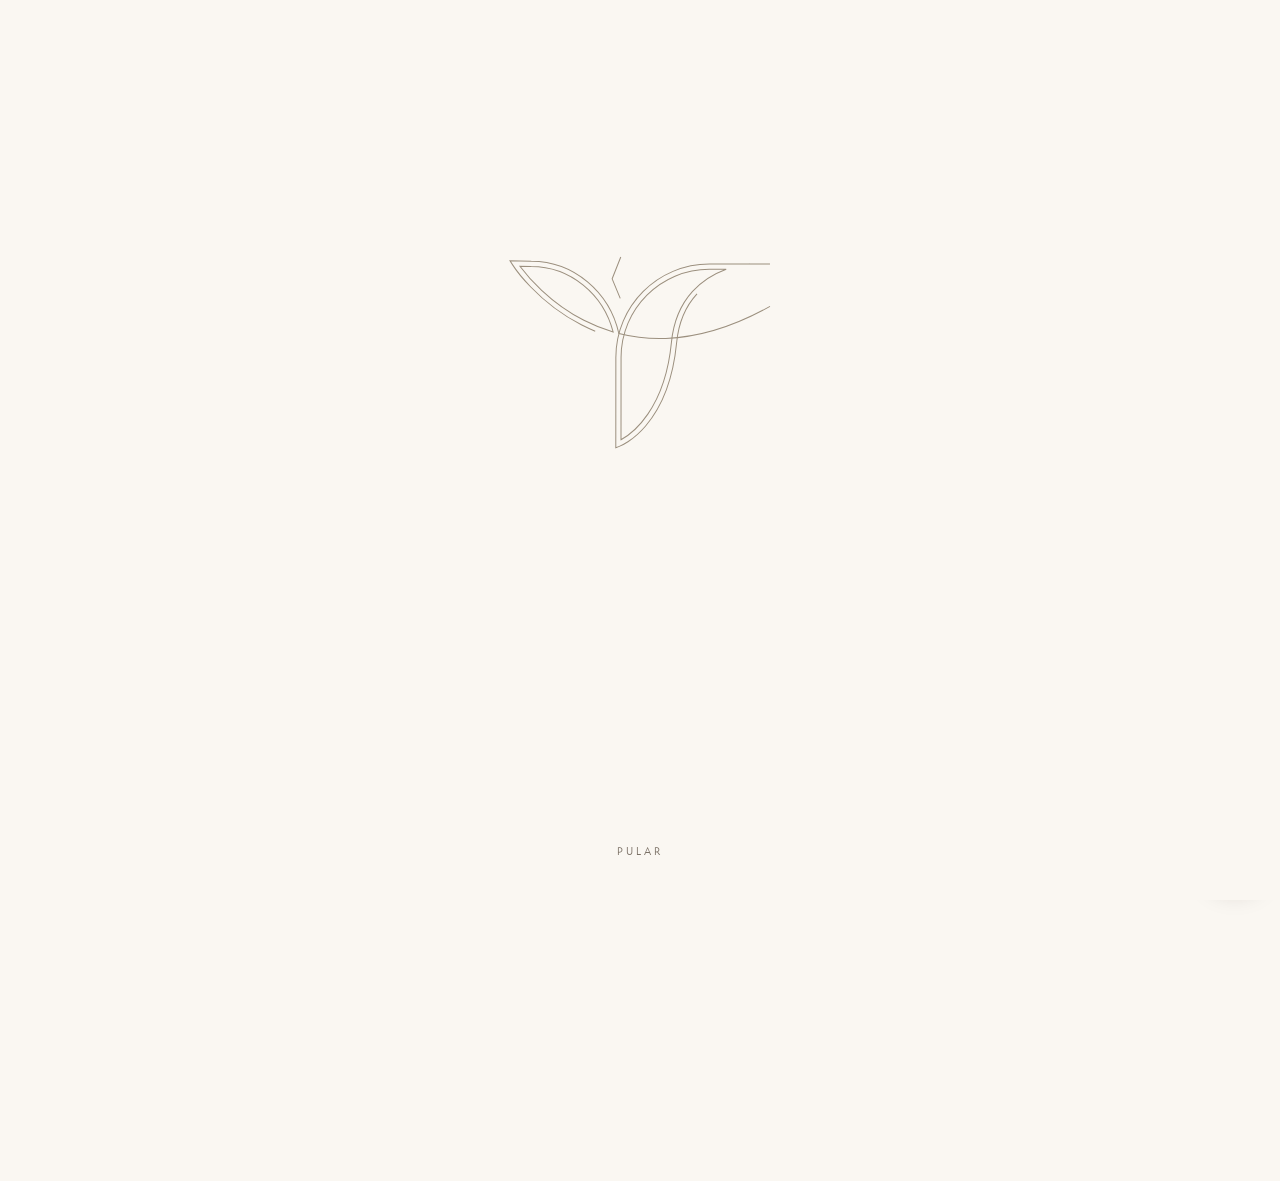
<file: index.html>
<!doctype html>
<html lang="pt-BR"><head><meta charset="utf-8">
<meta name="robots" content="noindex, nofollow">
<meta name="previa-commit" content="a5d446368b5d">
<meta name="viewport" content="width=device-width, initial-scale=1">
<meta http-equiv="refresh" content="0; url=v6/">
<title>Previa - Mairro</title></head>
<body><p>Previa do site da Mairro: <a href="v6/">abrir a rodada mais nova (v6)</a>.</p></body></html>
</file>
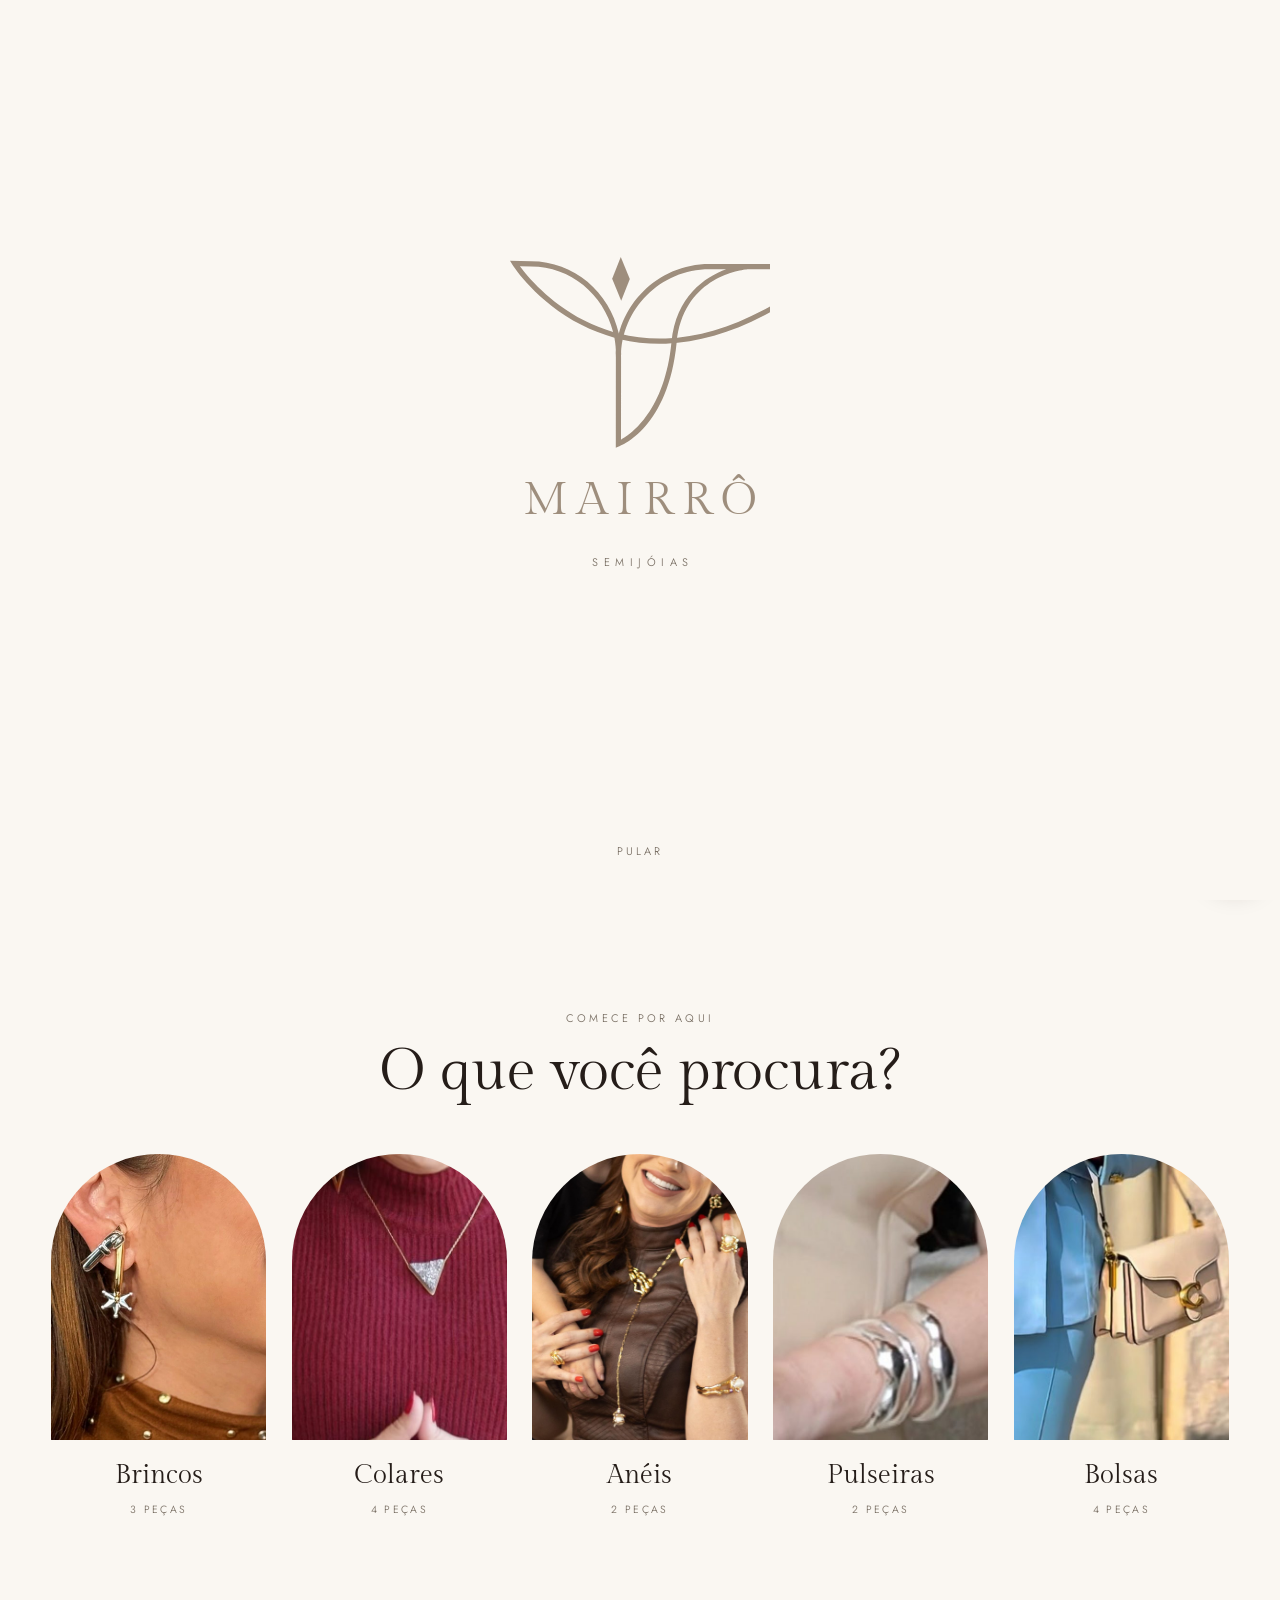
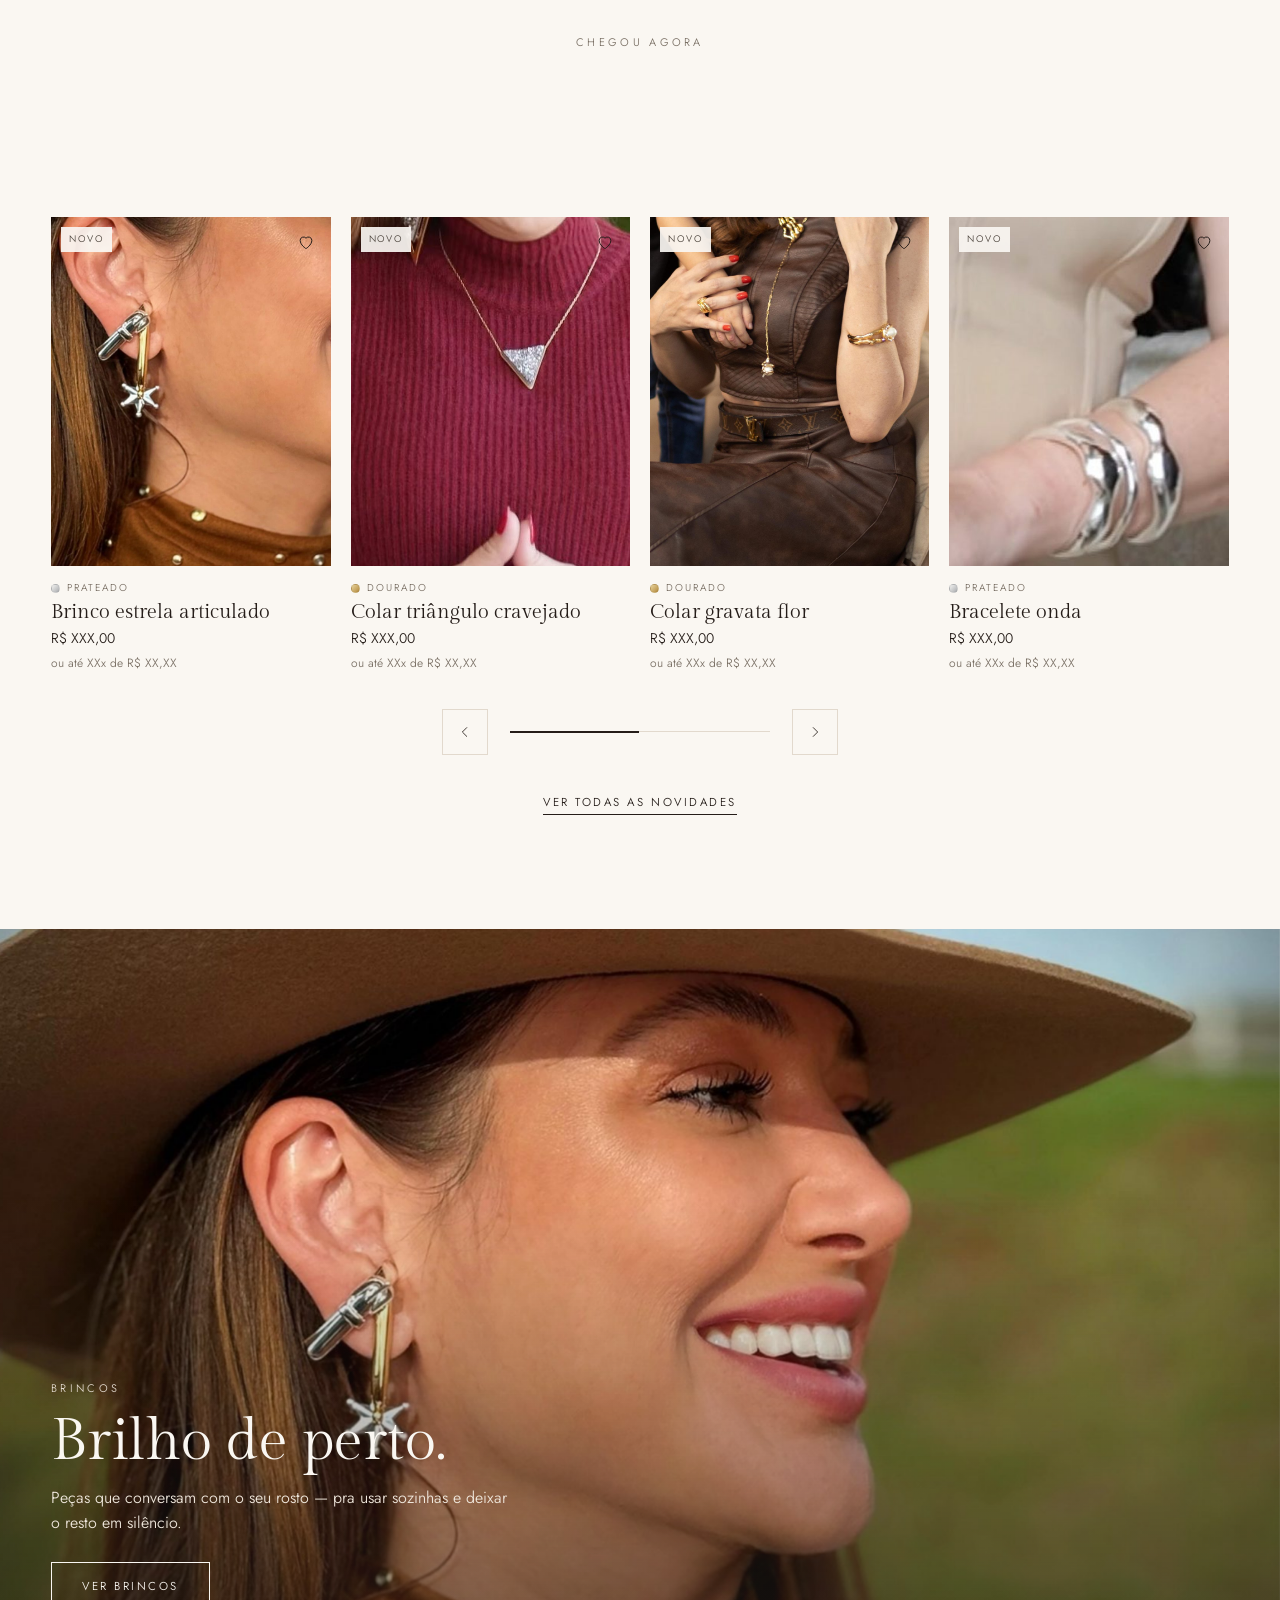
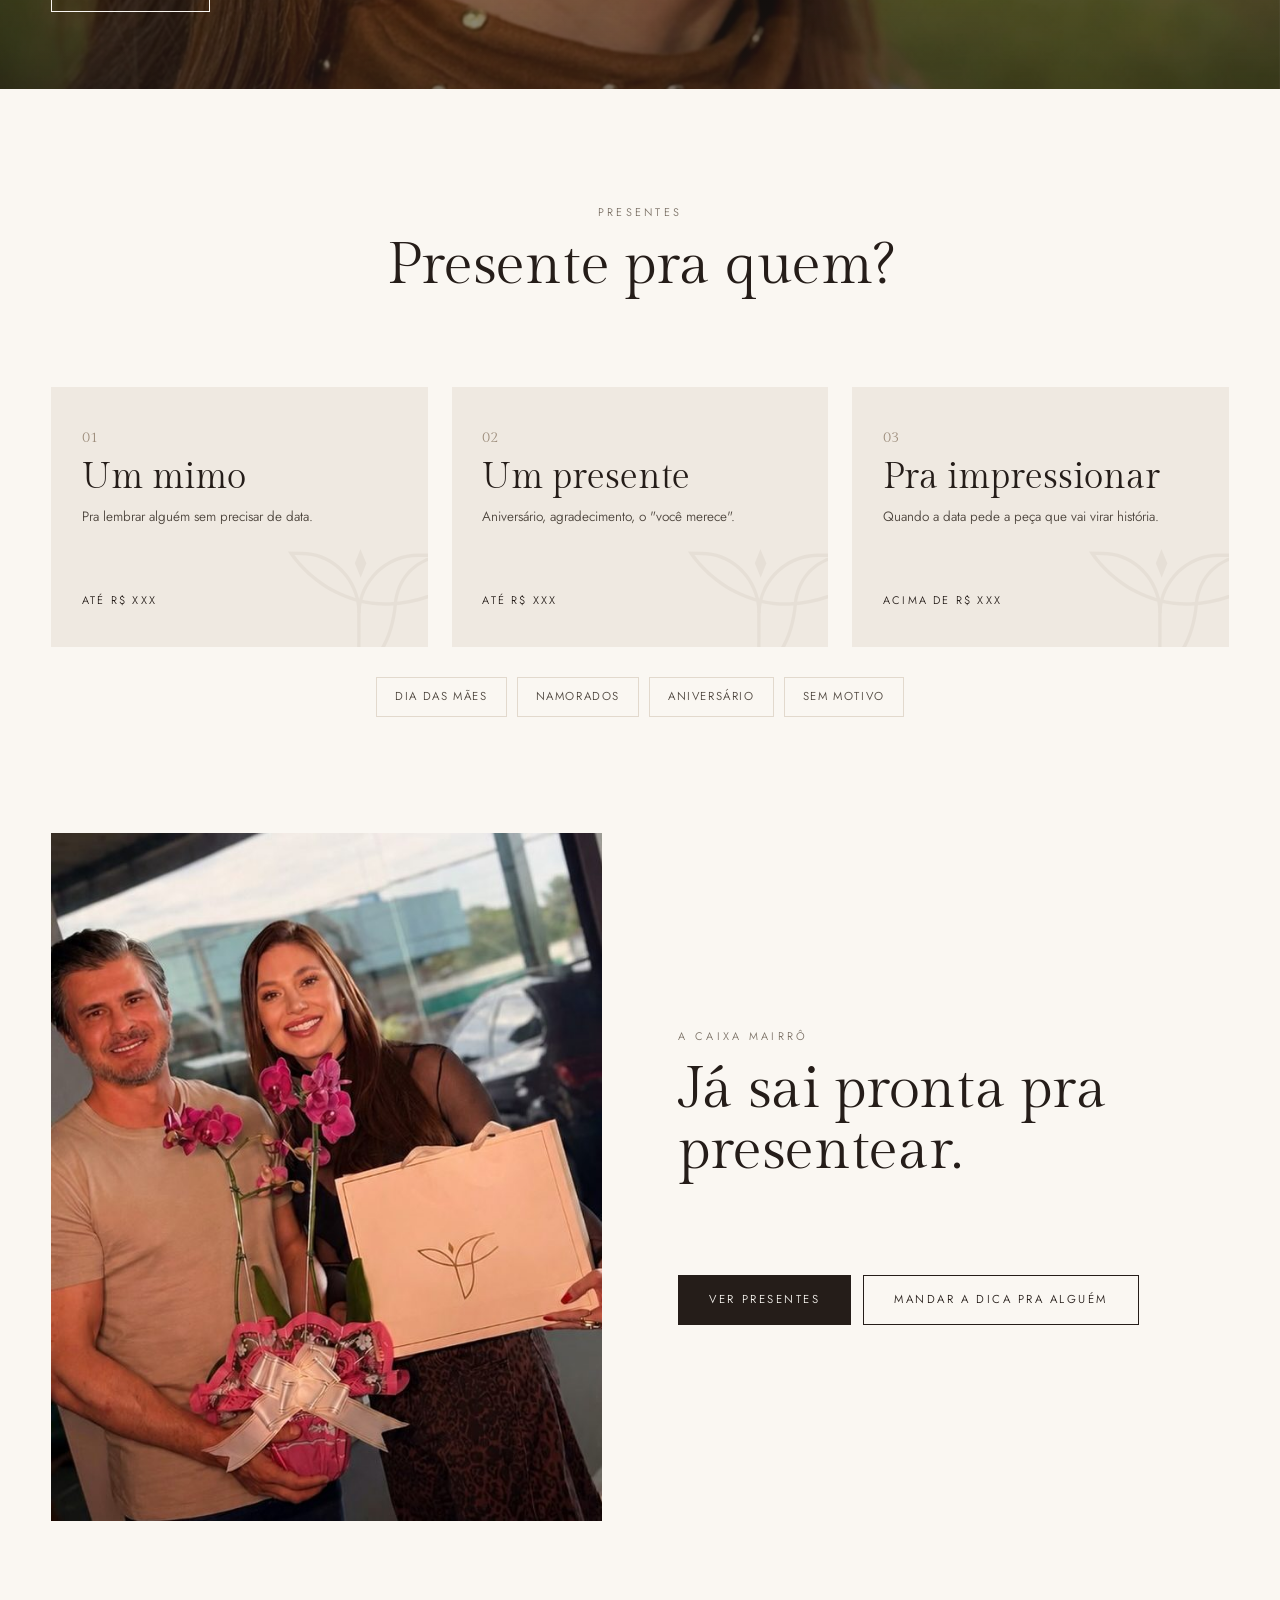
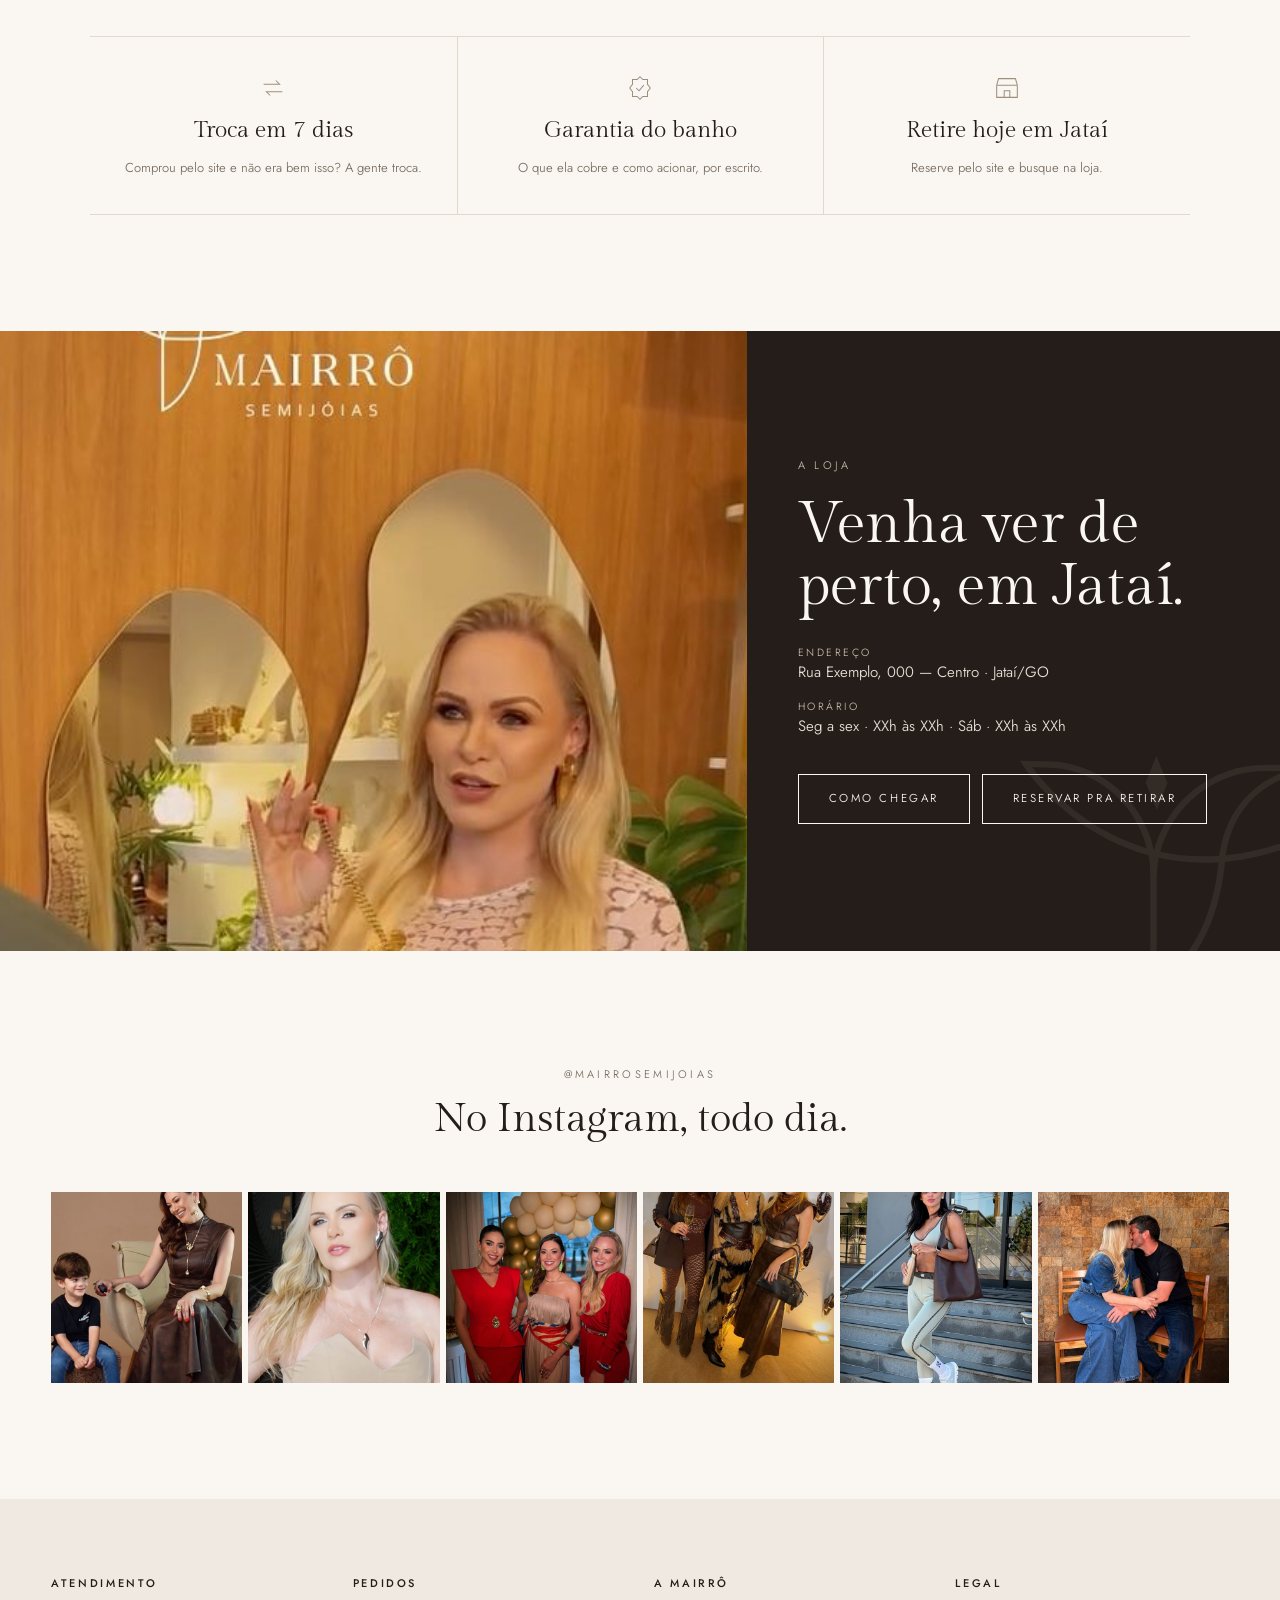
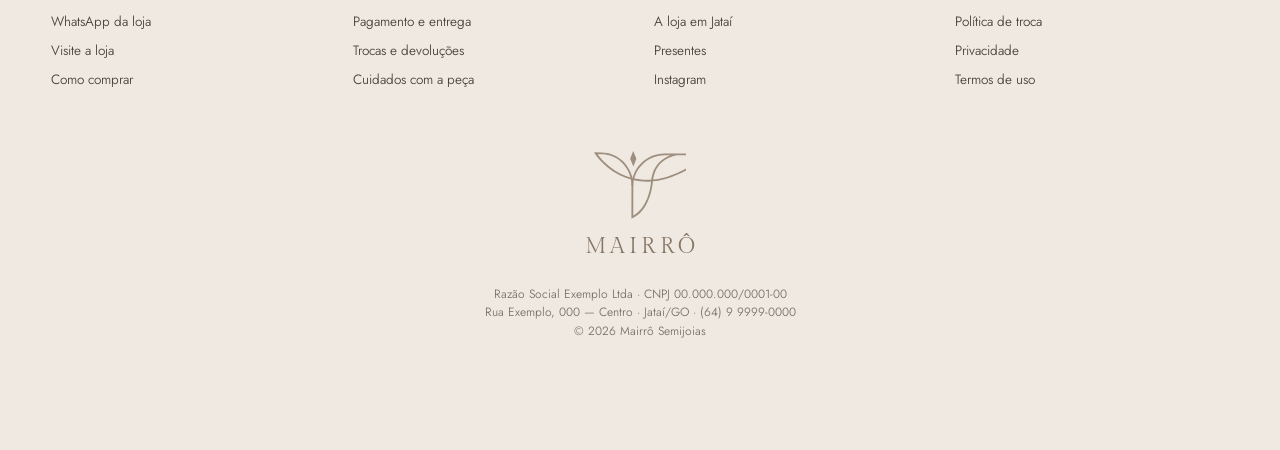
<file: v3/index.html>
<!doctype html>
<html lang="pt-BR">
<head>
<meta charset="utf-8">
<meta name="robots" content="noindex, nofollow">
<meta name="previa-commit" content="98325d486a7e">
<meta name="viewport" content="width=device-width, initial-scale=1, viewport-fit=cover">
<meta name="previa" content="ZELES · Mairrô · prévia v3 · 25/09/2026">
<title>Mairrô Semijoias · Jataí</title>
<meta name="description" content="Semijoias e bolsas escolhidas peça por peça. Loja em Jataí/GO, envio para todo o Brasil.">
<meta name="theme-color" content="#FAF7F2">
<link rel="icon" href="img/favicon.svg" type="image/svg+xml">
<link rel="stylesheet" href="estilo.css">
</head>
<body class="abrindo">

<div id="abertura" aria-hidden="true">
  <div class="ab-marca">
    <svg class="ab-grafismo" data-grafismo viewBox="0 0 6698.79 4912.3"></svg>
    <div class="ab-nome"><span>M</span><span>A</span><span>I</span><span>R</span><span>R</span><span>Ô</span></div>
    <div class="ab-sub">SEMIJÓIAS</div>
  </div>
  <button class="ab-pular" type="button">pular</button>
</div>

<div class="faixa-topo"><div class="faixa-trilho">
  <span>Loja em Jataí · reserve e retire hoje</span><span class="ponto">◆</span>
  <span>Enviamos para todo o Brasil</span><span class="ponto">◆</span>
  <span>Troca em 7 dias</span>
</div></div>

<header class="topo" id="topo">
  <div class="topo-linha">
    <div class="topo-esq">
      <button class="ic-btn" id="abrir-menu" aria-label="Abrir menu"><svg viewBox="0 0 24 24"><path d="M3 7h18M3 12h18M3 17h18"/></svg></button>
      <a class="topo-link so-desk" href="#/loja">A loja em Jataí</a>
    </div>
    <a class="marca" href="#/" aria-label="Mairrô Semijoias — início">
      <svg class="marca-grafismo" data-grafismo viewBox="0 0 6698.79 4912.3" aria-hidden="true"></svg>
      <span class="marca-texto"><span class="marca-nome">MAIRRÔ</span><span class="marca-sub">SEMIJÓIAS</span></span>
    </a>
    <div class="topo-dir">
      <a class="topo-link so-desk" href="#/como-comprar">Como comprar</a>
      <button class="ic-btn" id="abrir-selecao" aria-label="Minha seleção">
        <svg viewBox="0 0 24 24"><path d="M12 20s-7-4.4-7-10a4 4 0 0 1 7-2.6A4 4 0 0 1 19 10c0 5.6-7 10-7 10z"/></svg>
        <span class="contador" id="contador" hidden>0</span>
      </button>
    </div>
  </div>
  <nav class="menu-desk" aria-label="Categorias">
    <a href="#/novidades">Novidades</a><a href="#/c/brincos">Brincos</a><a href="#/c/colares">Colares</a>
    <a href="#/c/aneis">Anéis</a><a href="#/c/pulseiras">Pulseiras</a><a href="#/c/bolsas">Bolsas</a>
    <a href="#/presentes" class="destaque">Presentes</a>
  </nav>
</header>

<div class="veu" id="veu"></div>
<aside class="gaveta gaveta-esq" id="gaveta-menu" aria-label="Menu">
  <div class="gaveta-cab"><span class="gaveta-tit">Menu</span><button class="ic-btn" data-fechar aria-label="Fechar"><svg viewBox="0 0 24 24"><path d="M6 6l12 12M18 6L6 18"/></svg></button></div>
  <nav class="menu-cel">
    <a href="#/novidades">Novidades</a><a href="#/c/brincos">Brincos</a><a href="#/c/colares">Colares</a>
    <a href="#/c/aneis">Anéis</a><a href="#/c/pulseiras">Pulseiras</a><a href="#/c/bolsas">Bolsas</a>
    <a href="#/presentes">Presentes</a>
  </nav>
  <div class="menu-cel-2">
    <a href="#/loja">A loja em Jataí</a><a href="#/como-comprar">Como comprar e trocar</a>
    <a href="https://www.instagram.com/mairrosemijoias" target="_blank" rel="noopener">Instagram @mairrosemijoias</a>
  </div>
  <svg class="gaveta-marca" data-grafismo viewBox="0 0 6698.79 4912.3" aria-hidden="true"></svg>
</aside>
<aside class="gaveta gaveta-dir" id="gaveta-selecao" aria-label="Minha seleção">
  <div class="gaveta-cab"><span class="gaveta-tit">Minha seleção</span><button class="ic-btn" data-fechar aria-label="Fechar"><svg viewBox="0 0 24 24"><path d="M6 6l12 12M18 6L6 18"/></svg></button></div>
  <div id="selecao-corpo"></div>
</aside>

<main id="app" tabindex="-1"></main>

<footer class="rodape">
  <div class="rodape-grade">
    <div><h4>Atendimento</h4><a href="#" data-whats="Oi! Vim pelo site e queria uma ajuda.">WhatsApp da loja</a><a href="#/loja">Visite a loja</a><a href="#/como-comprar">Como comprar</a></div>
    <div><h4>Pedidos</h4><a href="#/como-comprar">Pagamento e entrega</a><a href="#/como-comprar#troca">Trocas e devoluções</a><a href="#/como-comprar#cuidados">Cuidados com a peça</a></div>
    <div><h4>A Mairrô</h4><a href="#/loja">A loja em Jataí</a><a href="#/presentes">Presentes</a><a href="https://www.instagram.com/mairrosemijoias" target="_blank" rel="noopener">Instagram</a></div>
    <div><h4>Legal</h4><a href="#/como-comprar#troca">Política de troca</a><a href="#/como-comprar#privacidade">Privacidade</a><a href="#/como-comprar#termos">Termos de uso</a></div>
  </div>
  <div class="rodape-marca">
    <svg data-grafismo viewBox="0 0 6698.79 4912.3" aria-hidden="true"></svg>
    <span class="marca-nome">MAIRRÔ</span>
  </div>
  <p class="rodape-legal" id="rodape-legal"></p>
</footer>

<a class="whats-flutua" href="#" data-whats="Oi! Vim pelo site da Mairrô." aria-label="Falar no WhatsApp">
  <svg viewBox="0 0 24 24"><path d="M20 12a8 8 0 0 1-11.8 7L4 20l1.1-4A8 8 0 1 1 20 12z"/><path d="M9 9.5c.3 1.9 2.4 4.3 5 5l1.2-1.2-1.8-.9-.7.7c-.9-.4-1.9-1.4-2.3-2.3l.7-.7-.9-1.8z" class="cheio"/></svg>
</a>
<div class="aviso" id="aviso" role="status" aria-live="polite"></div>
<div class="selo-previa">Prévia ZELES · dados de exemplo</div>

<script src="dados.js"></script>
<script src="site.js"></script>
</body>
</html>
</file>
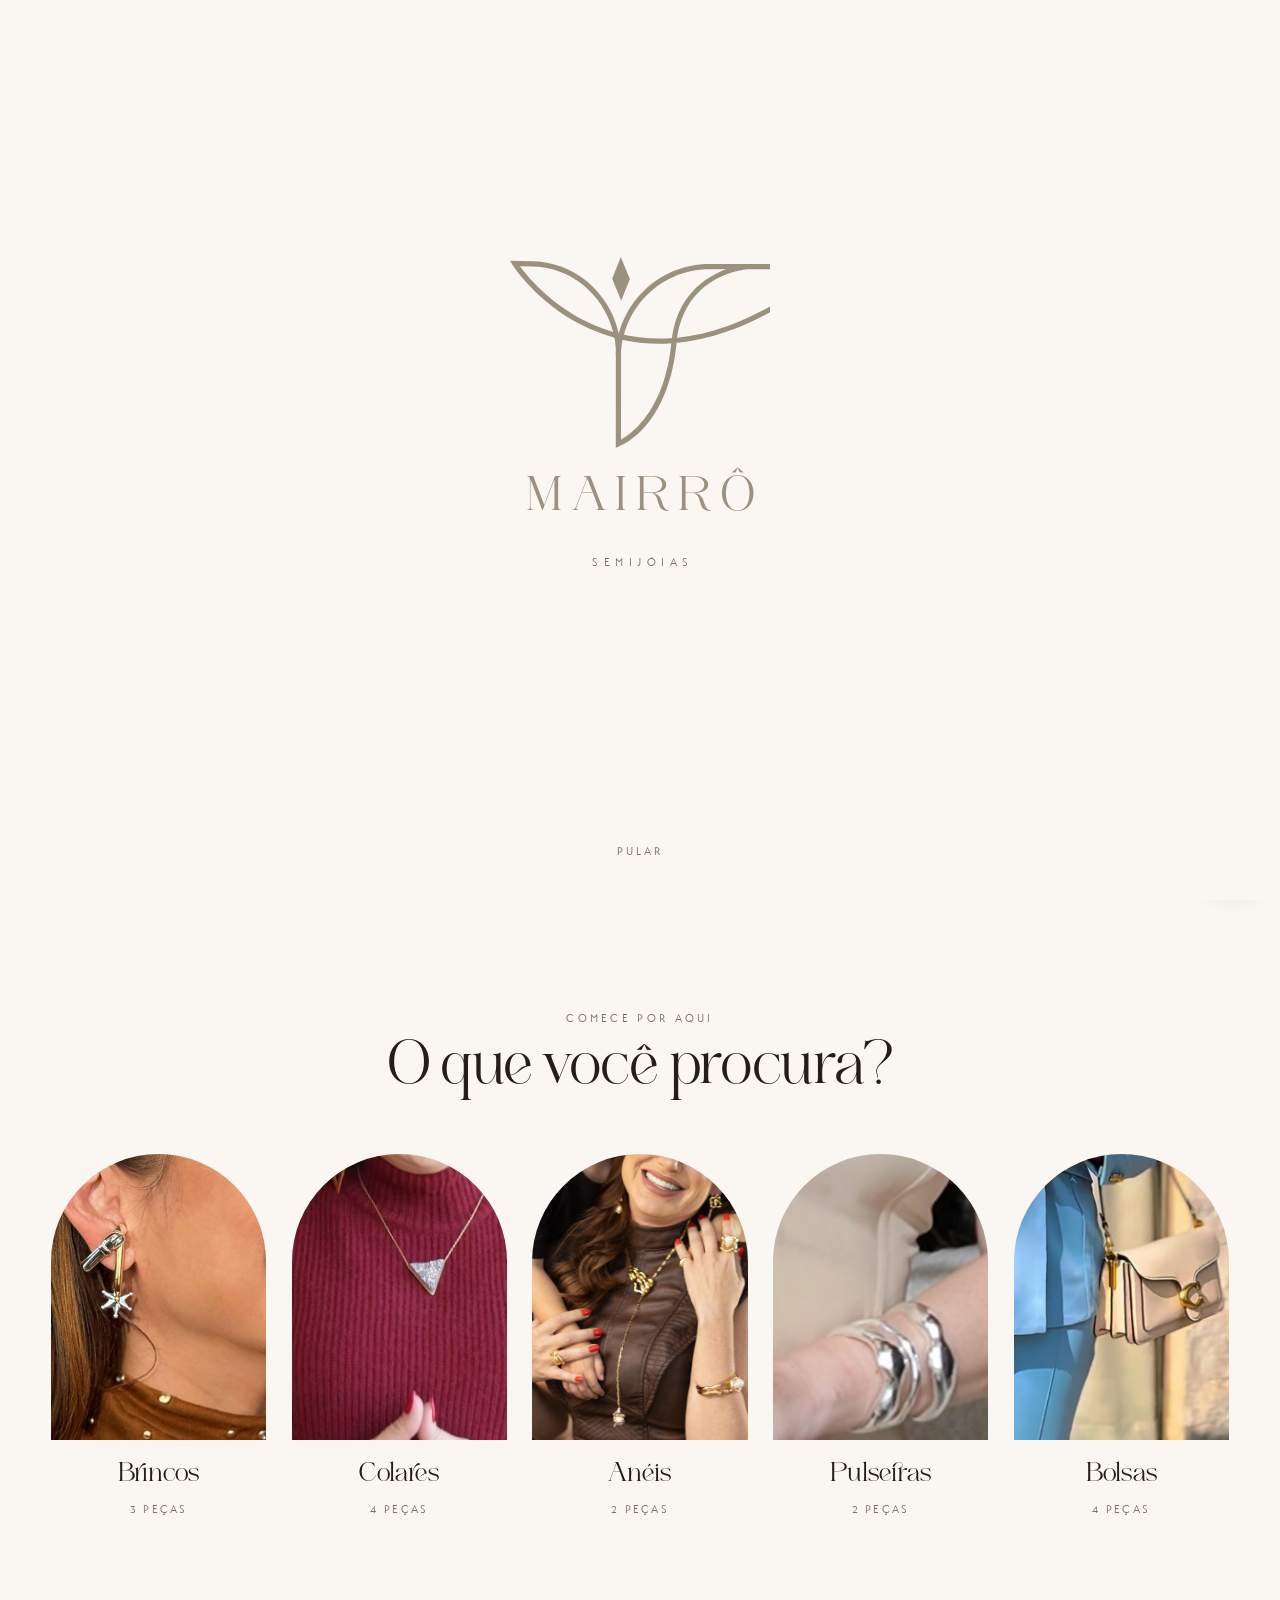
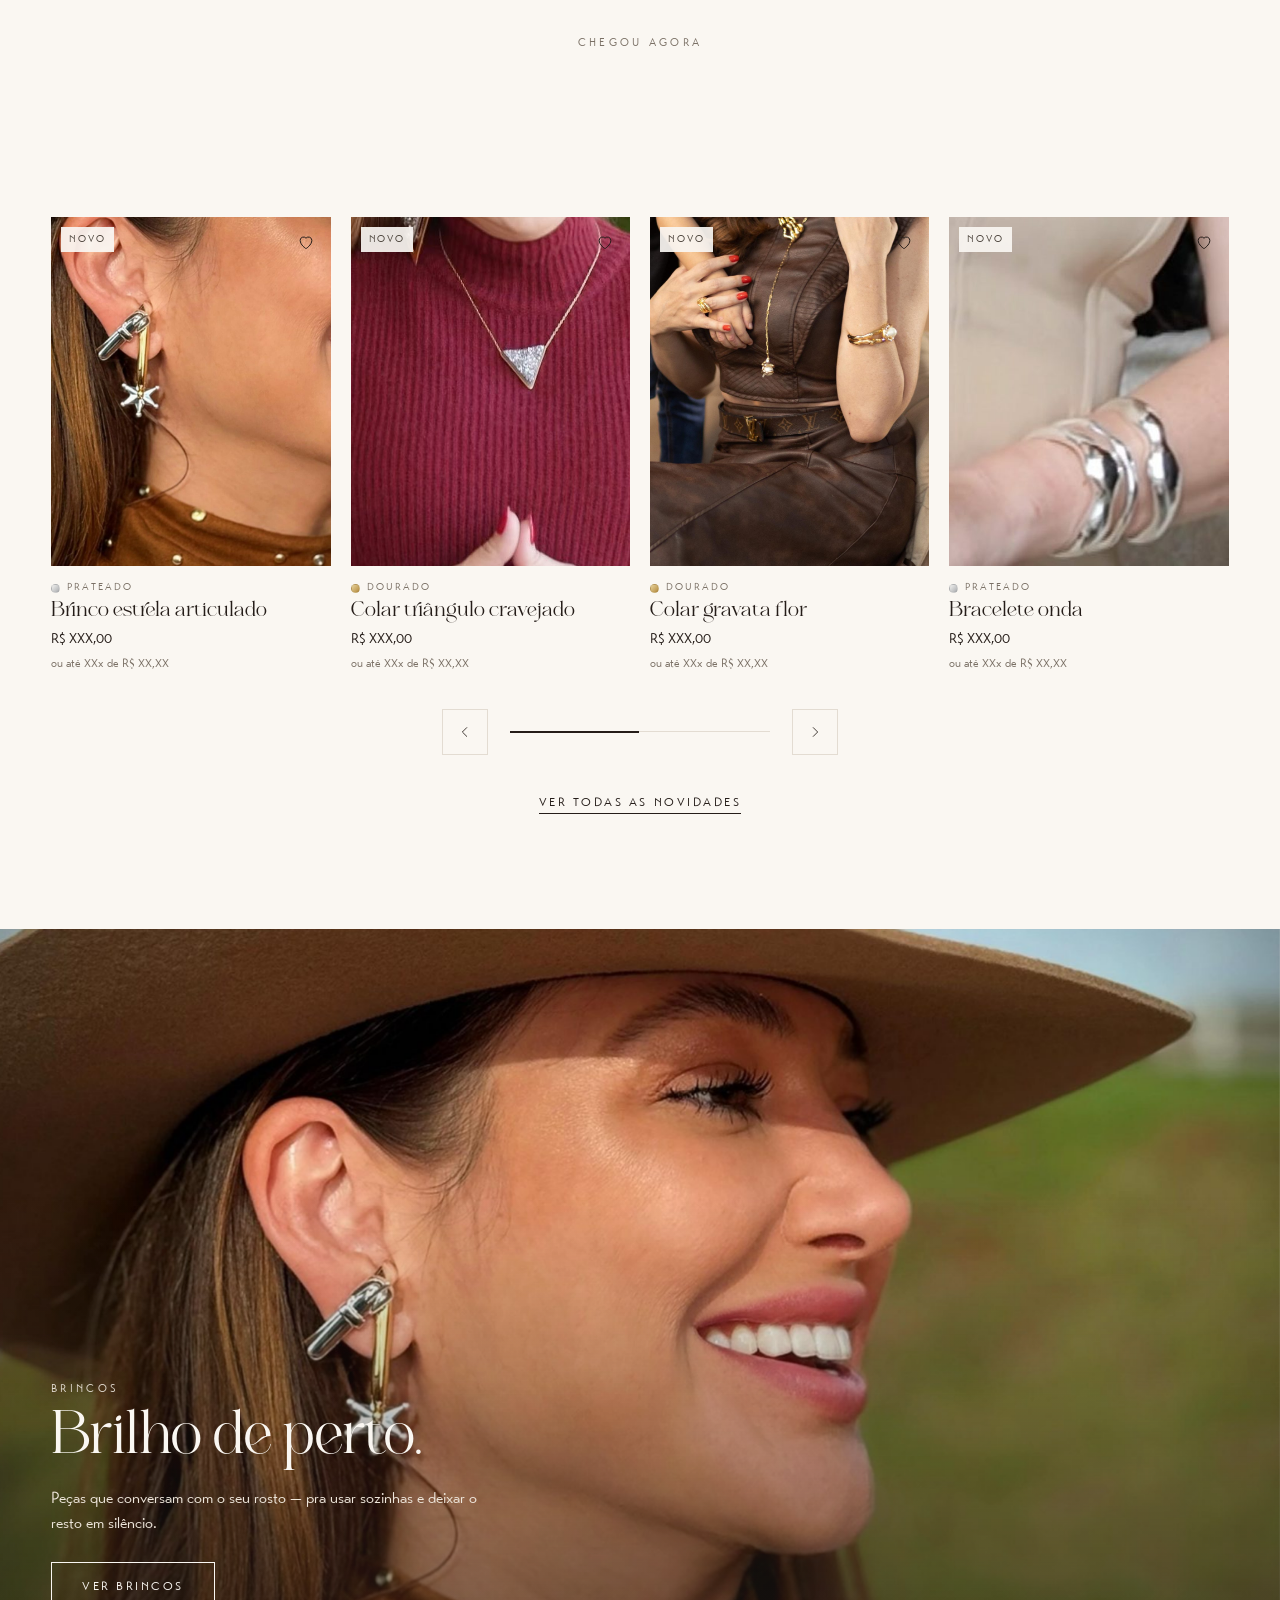
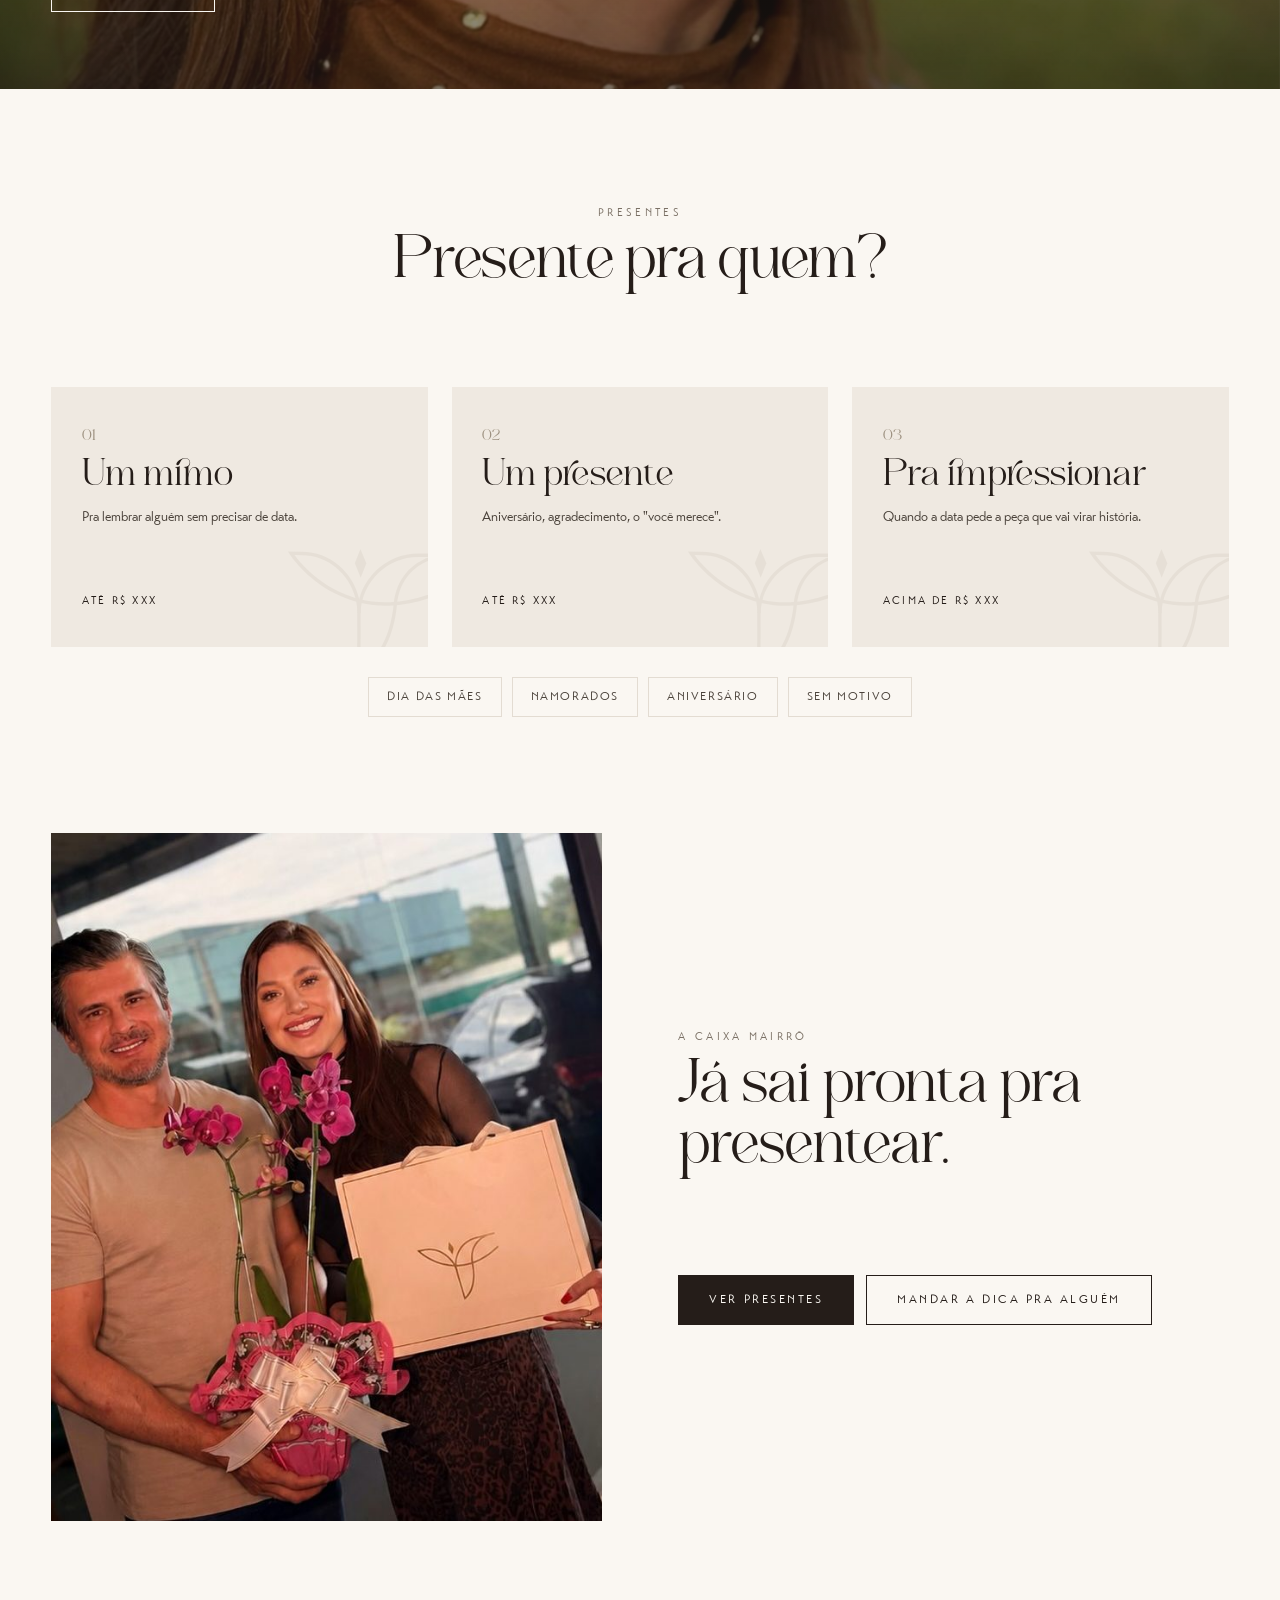
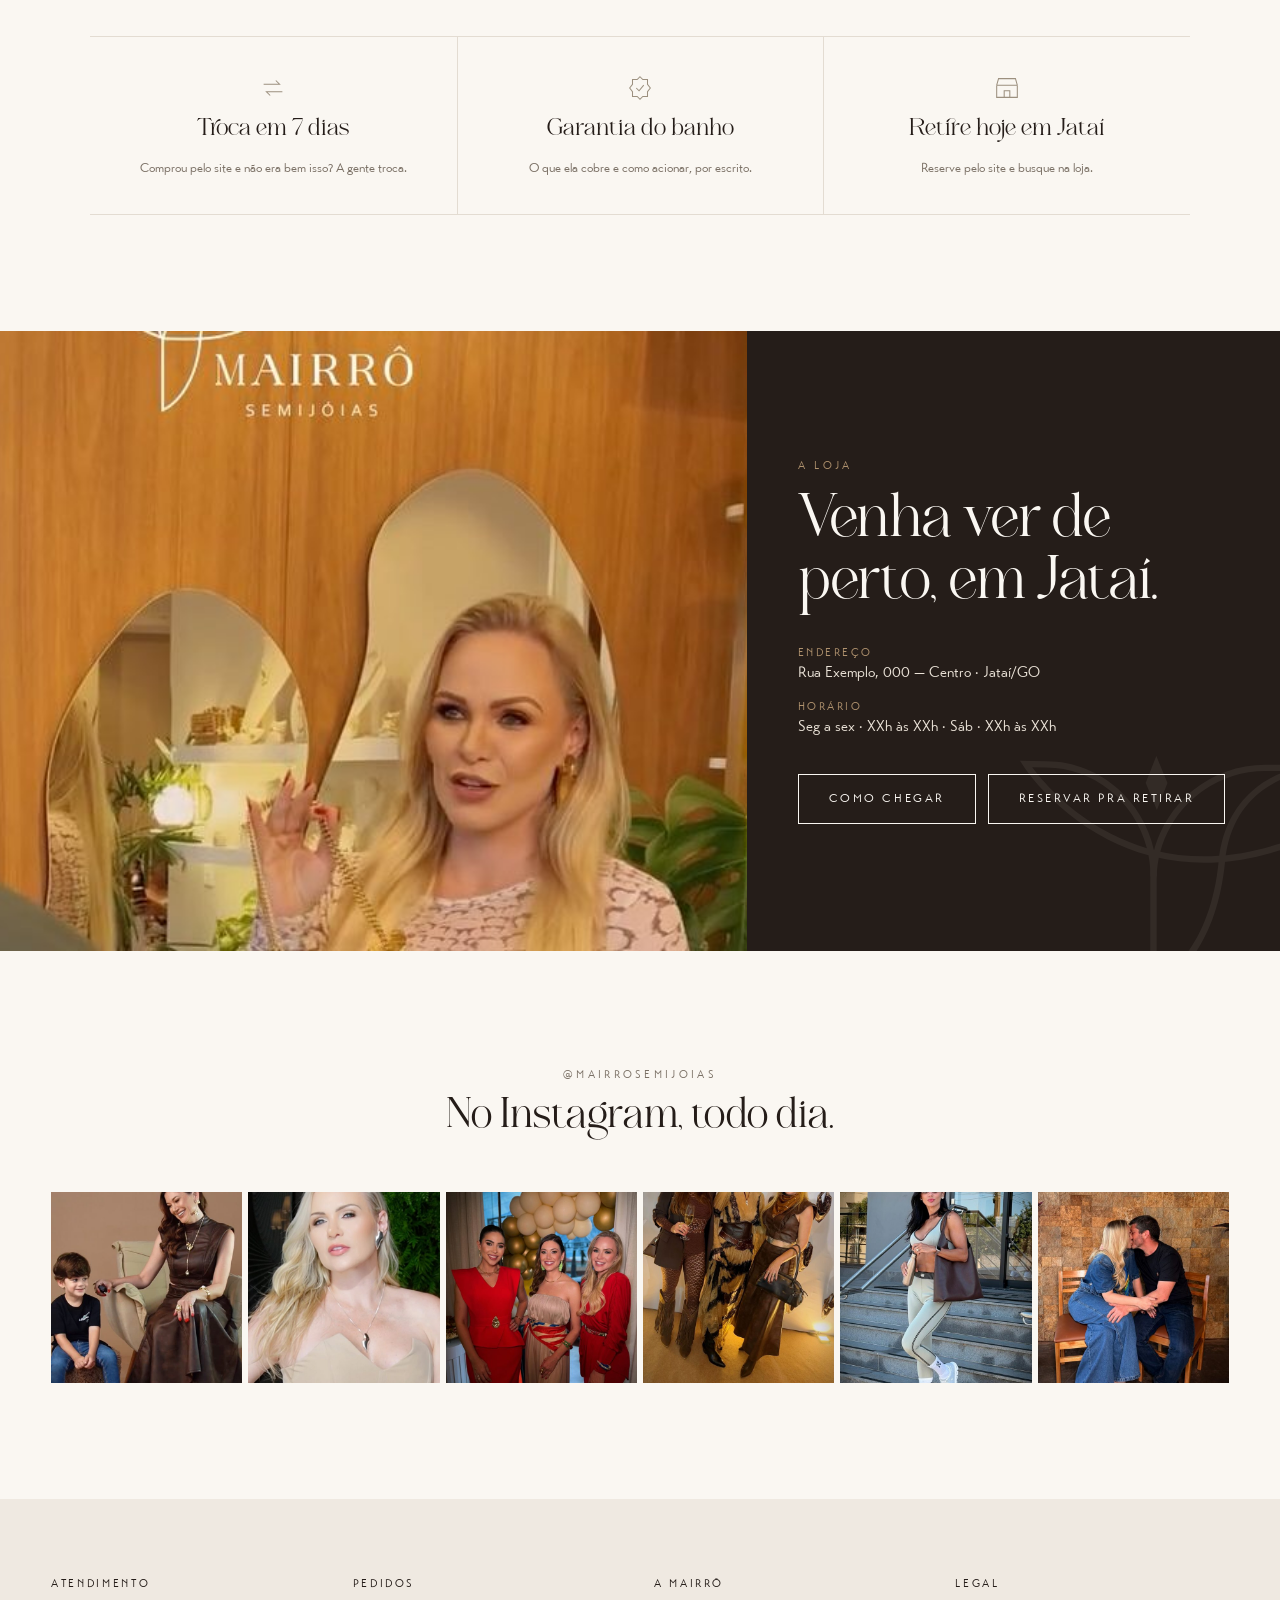
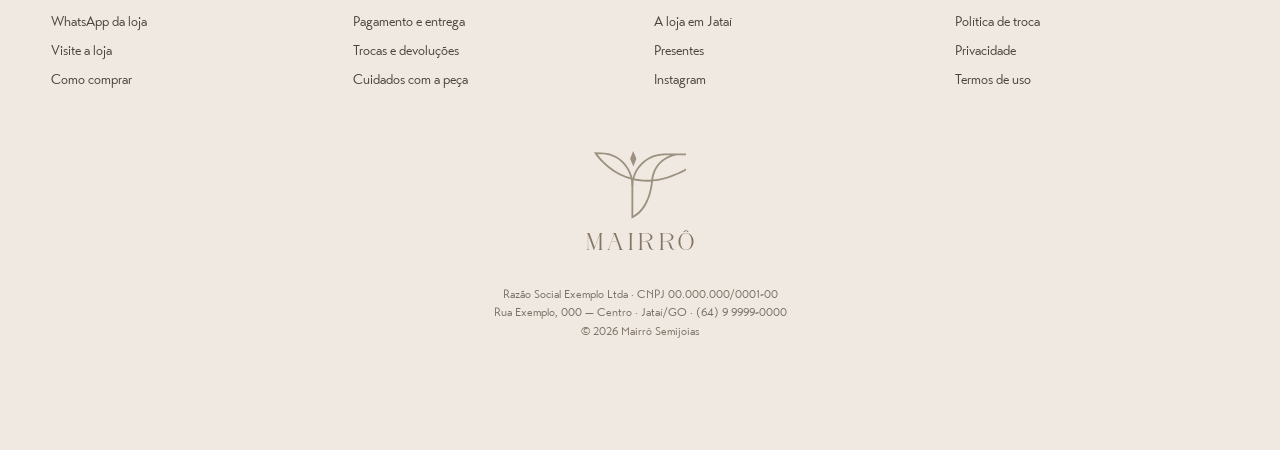
<file: v4/index.html>
<!doctype html>
<html lang="pt-BR">
<head>
<meta charset="utf-8">
<meta name="robots" content="noindex, nofollow">
<meta name="previa-commit" content="50ba6641139c">
<meta name="viewport" content="width=device-width, initial-scale=1, viewport-fit=cover">
<meta name="previa" content="ZELES · Mairrô · prévia v4 · 28/09/2026">
<title>Mairrô Semijoias · Jataí</title>
<meta name="description" content="Semijoias e bolsas escolhidas peça por peça. Loja em Jataí/GO, envio para todo o Brasil.">
<meta name="theme-color" content="#FAF7F2">
<link rel="icon" href="img/favicon.svg" type="image/svg+xml">
<link rel="stylesheet" href="estilo.css">
</head>
<body class="abrindo">

<div id="abertura" aria-hidden="true">
  <div class="ab-marca">
    <svg class="ab-grafismo" data-grafismo viewBox="0 0 6698.79 4912.3"></svg>
    <div class="ab-nome"><span>M</span><span>A</span><span>I</span><span>R</span><span>R</span><span>Ô</span></div>
    <div class="ab-sub">SEMIJÓIAS</div>
  </div>
  <button class="ab-pular" type="button">pular</button>
</div>

<div class="faixa-topo"><div class="faixa-trilho">
  <span>Loja em Jataí · reserve e retire hoje</span><span class="ponto">◆</span>
  <span>Enviamos para todo o Brasil</span><span class="ponto">◆</span>
  <span>Troca em 7 dias</span>
</div></div>

<header class="topo" id="topo">
  <div class="topo-linha">
    <div class="topo-esq">
      <button class="ic-btn" id="abrir-menu" aria-label="Abrir menu"><svg viewBox="0 0 24 24"><path d="M3 7h18M3 12h18M3 17h18"/></svg></button>
      <a class="topo-link so-desk" href="#/loja">A loja em Jataí</a>
    </div>
    <a class="marca" href="#/" aria-label="Mairrô Semijoias — início">
      <svg class="marca-grafismo" data-grafismo viewBox="0 0 6698.79 4912.3" aria-hidden="true"></svg>
      <span class="marca-texto"><span class="marca-nome">MAIRRÔ</span><span class="marca-sub">SEMIJÓIAS</span></span>
    </a>
    <div class="topo-dir">
      <a class="topo-link so-desk" href="#/como-comprar">Como comprar</a>
      <button class="ic-btn" id="abrir-selecao" aria-label="Minha seleção">
        <svg viewBox="0 0 24 24"><path d="M12 20s-7-4.4-7-10a4 4 0 0 1 7-2.6A4 4 0 0 1 19 10c0 5.6-7 10-7 10z"/></svg>
        <span class="contador" id="contador" hidden>0</span>
      </button>
    </div>
  </div>
  <nav class="menu-desk" aria-label="Categorias">
    <a href="#/novidades">Novidades</a><a href="#/c/brincos">Brincos</a><a href="#/c/colares">Colares</a>
    <a href="#/c/aneis">Anéis</a><a href="#/c/pulseiras">Pulseiras</a><a href="#/c/bolsas">Bolsas</a>
    <a href="#/presentes" class="destaque">Presentes</a>
  </nav>
</header>

<div class="veu" id="veu"></div>
<aside class="gaveta gaveta-esq" id="gaveta-menu" aria-label="Menu">
  <div class="gaveta-cab"><span class="gaveta-tit">Menu</span><button class="ic-btn" data-fechar aria-label="Fechar"><svg viewBox="0 0 24 24"><path d="M6 6l12 12M18 6L6 18"/></svg></button></div>
  <nav class="menu-cel">
    <a href="#/novidades">Novidades</a><a href="#/c/brincos">Brincos</a><a href="#/c/colares">Colares</a>
    <a href="#/c/aneis">Anéis</a><a href="#/c/pulseiras">Pulseiras</a><a href="#/c/bolsas">Bolsas</a>
    <a href="#/presentes">Presentes</a>
  </nav>
  <div class="menu-cel-2">
    <a href="#/loja">A loja em Jataí</a><a href="#/como-comprar">Como comprar e trocar</a>
    <a href="https://www.instagram.com/mairrosemijoias" target="_blank" rel="noopener">Instagram @mairrosemijoias</a>
  </div>
  <svg class="gaveta-marca" data-grafismo viewBox="0 0 6698.79 4912.3" aria-hidden="true"></svg>
</aside>
<aside class="gaveta gaveta-dir" id="gaveta-selecao" aria-label="Minha seleção">
  <div class="gaveta-cab"><span class="gaveta-tit">Minha seleção</span><button class="ic-btn" data-fechar aria-label="Fechar"><svg viewBox="0 0 24 24"><path d="M6 6l12 12M18 6L6 18"/></svg></button></div>
  <div id="selecao-corpo"></div>
</aside>

<main id="app" tabindex="-1"></main>

<footer class="rodape">
  <div class="rodape-grade">
    <div><h4>Atendimento</h4><a href="#" data-whats="Oi! Vim pelo site e queria uma ajuda.">WhatsApp da loja</a><a href="#/loja">Visite a loja</a><a href="#/como-comprar">Como comprar</a></div>
    <div><h4>Pedidos</h4><a href="#/como-comprar">Pagamento e entrega</a><a href="#/como-comprar#troca">Trocas e devoluções</a><a href="#/como-comprar#cuidados">Cuidados com a peça</a></div>
    <div><h4>A Mairrô</h4><a href="#/loja">A loja em Jataí</a><a href="#/presentes">Presentes</a><a href="https://www.instagram.com/mairrosemijoias" target="_blank" rel="noopener">Instagram</a></div>
    <div><h4>Legal</h4><a href="#/como-comprar#troca">Política de troca</a><a href="#/como-comprar#privacidade">Privacidade</a><a href="#/como-comprar#termos">Termos de uso</a></div>
  </div>
  <div class="rodape-marca">
    <svg data-grafismo viewBox="0 0 6698.79 4912.3" aria-hidden="true"></svg>
    <span class="marca-nome">MAIRRÔ</span>
  </div>
  <p class="rodape-legal" id="rodape-legal"></p>
</footer>

<a class="whats-flutua" href="#" data-whats="Oi! Vim pelo site da Mairrô." aria-label="Falar no WhatsApp">
  <svg viewBox="0 0 24 24"><path d="M20 12a8 8 0 0 1-11.8 7L4 20l1.1-4A8 8 0 1 1 20 12z"/><path d="M9 9.5c.3 1.9 2.4 4.3 5 5l1.2-1.2-1.8-.9-.7.7c-.9-.4-1.9-1.4-2.3-2.3l.7-.7-.9-1.8z" class="cheio"/></svg>
</a>
<div class="aviso" id="aviso" role="status" aria-live="polite"></div>
<div class="selo-previa">Prévia ZELES · dados de exemplo</div>

<script src="dados.js"></script>
<script src="site.js"></script>
</body>
</html>
</file>
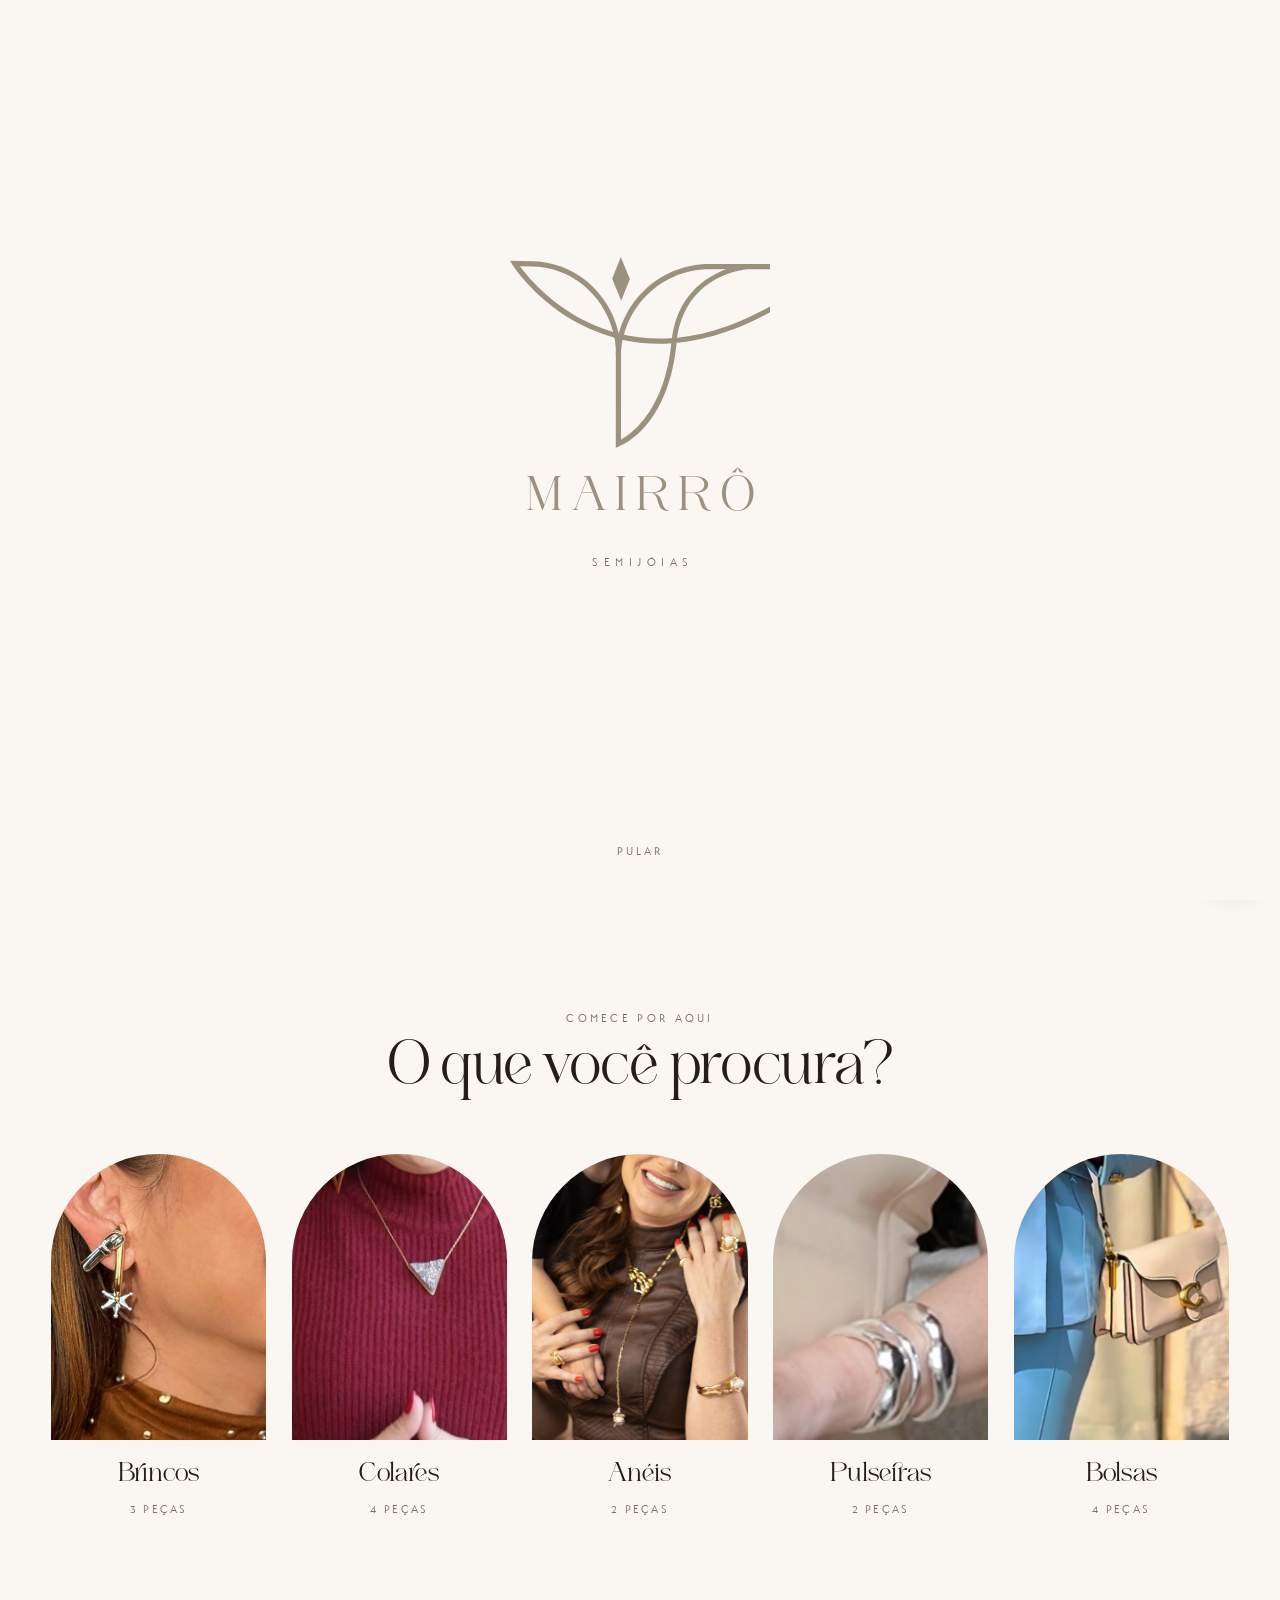
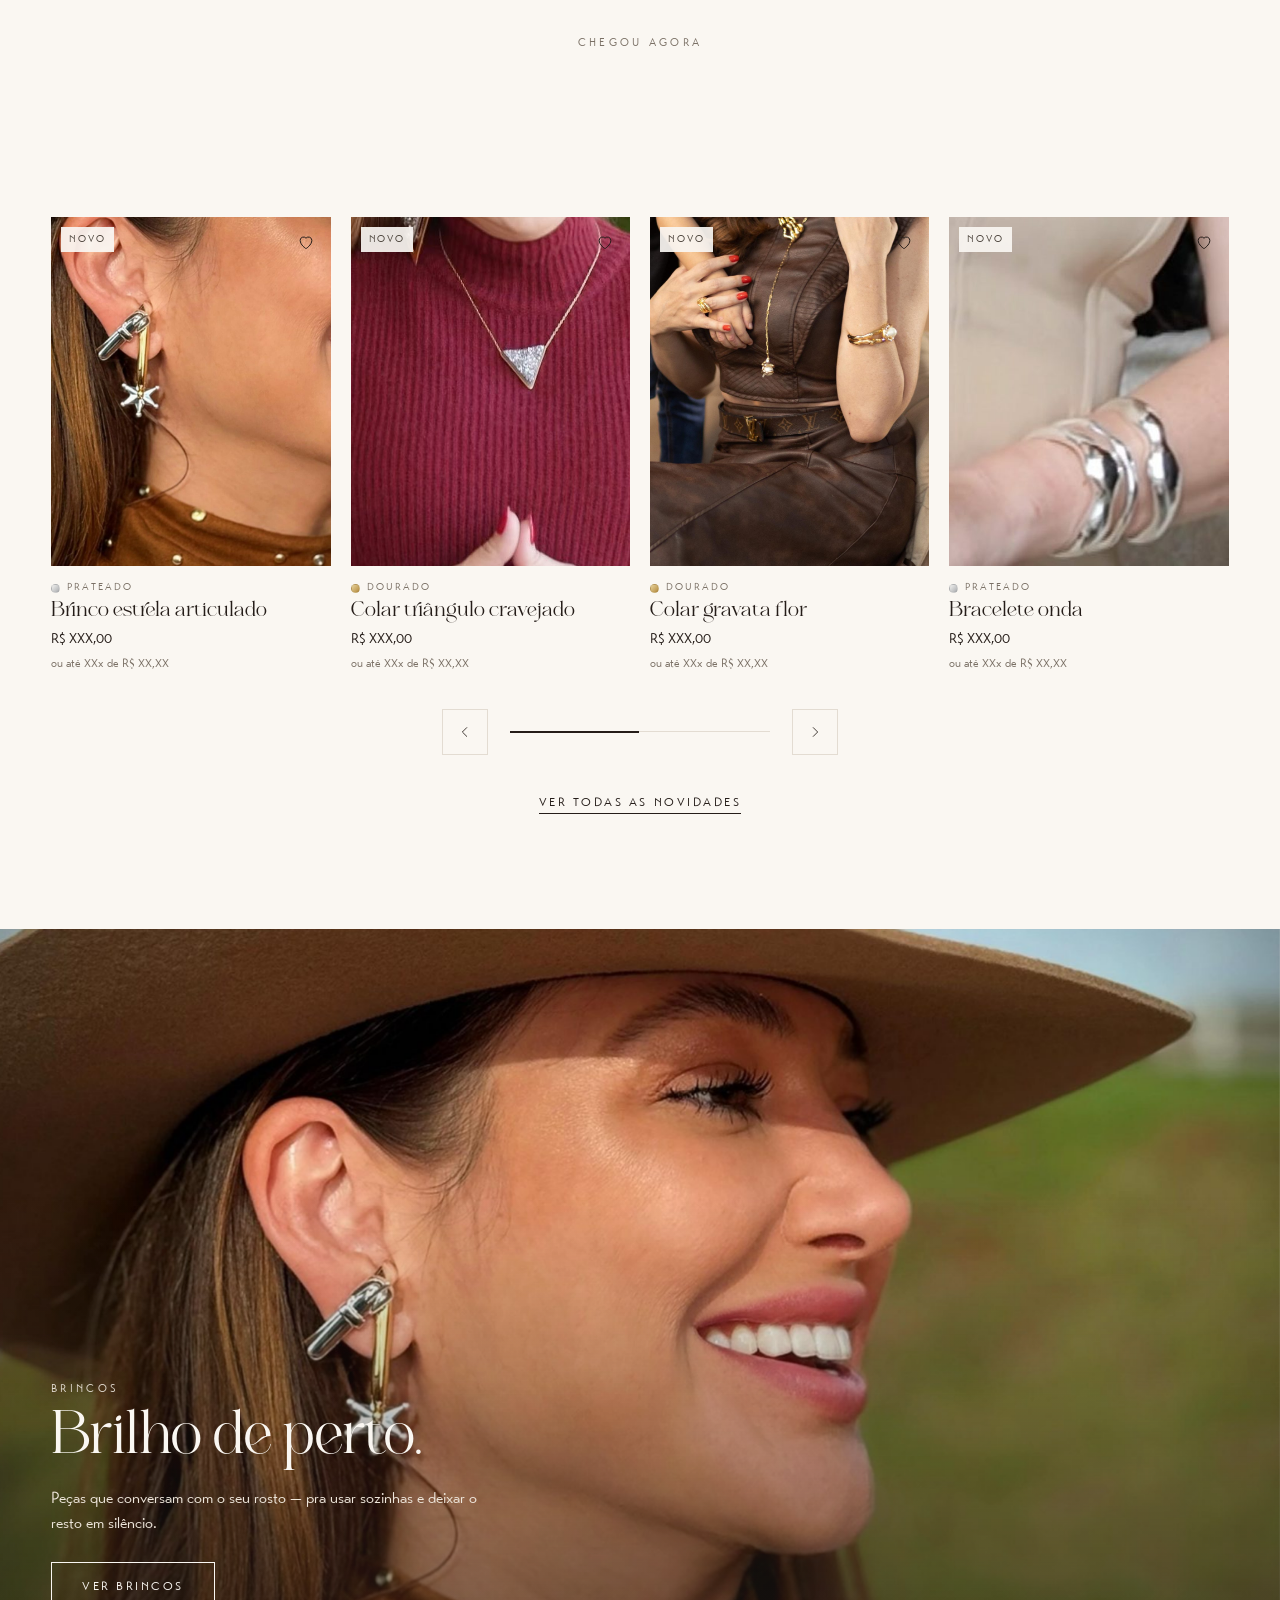
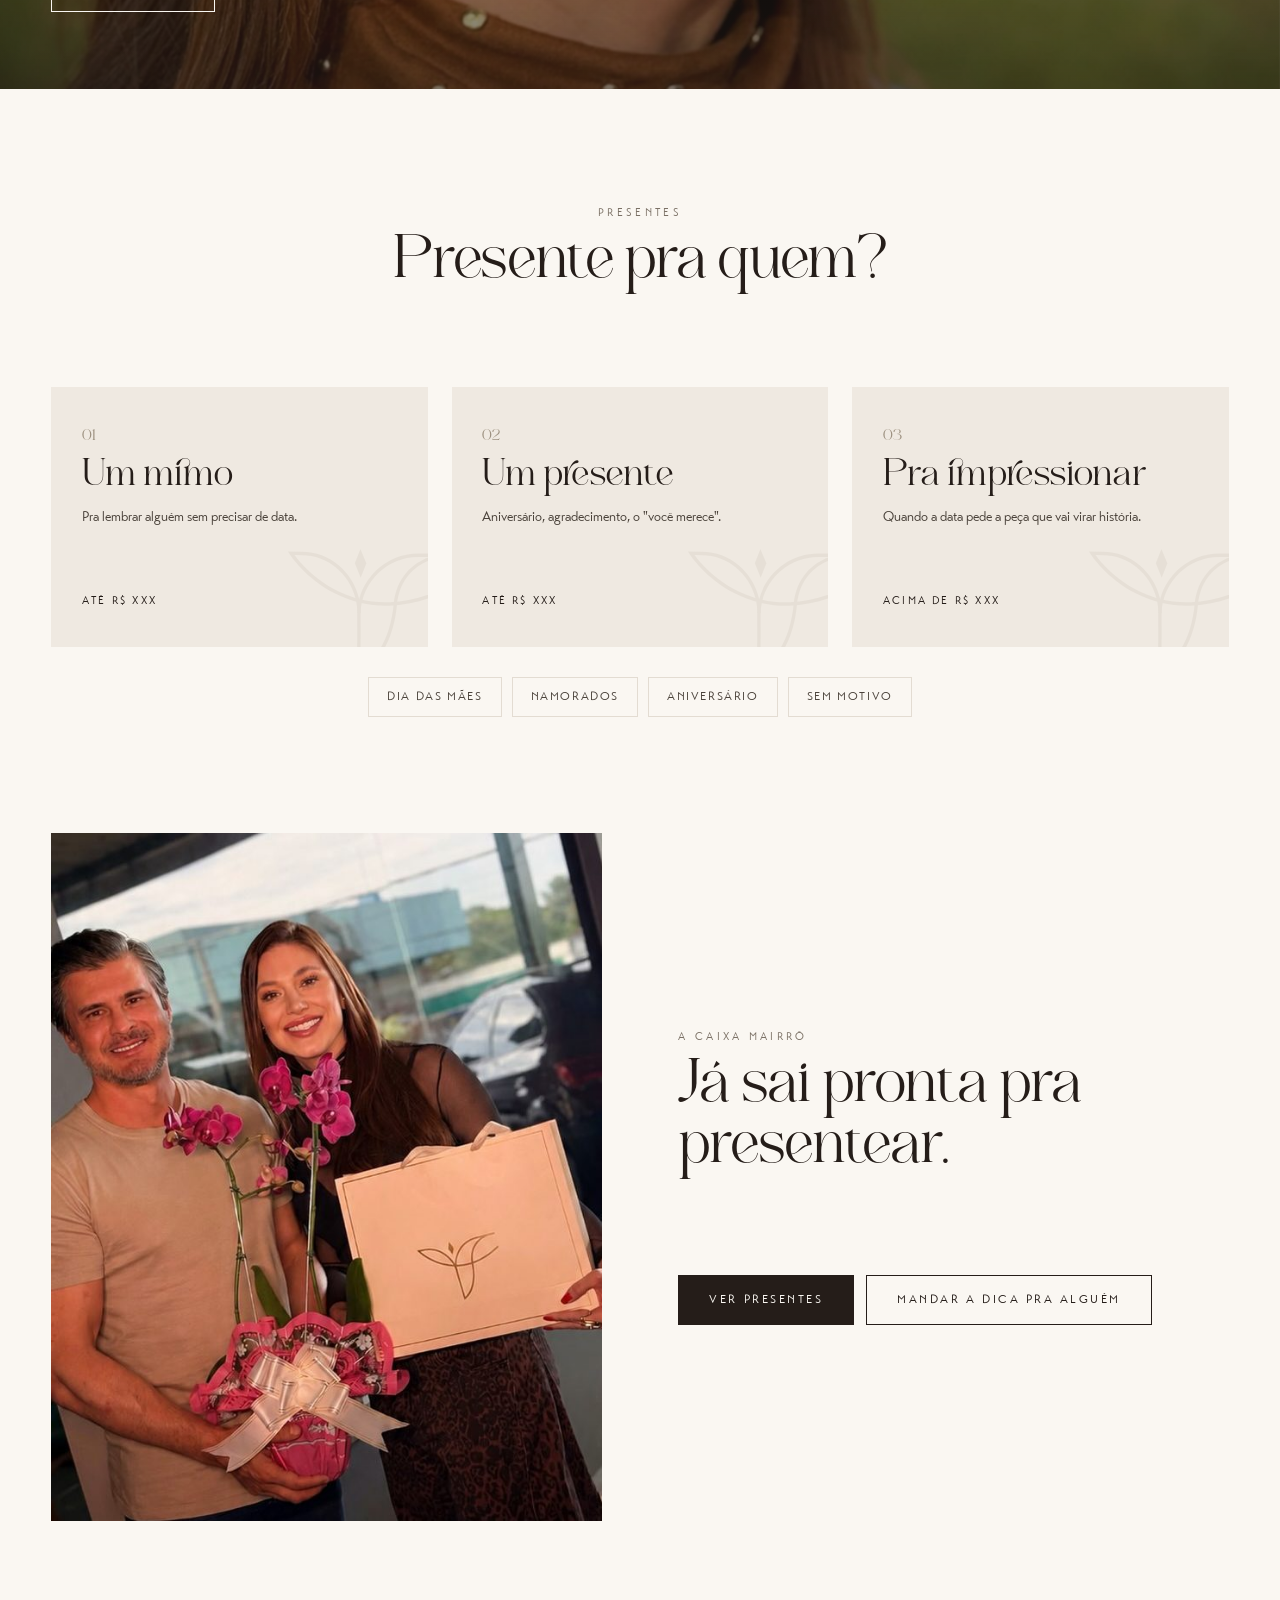
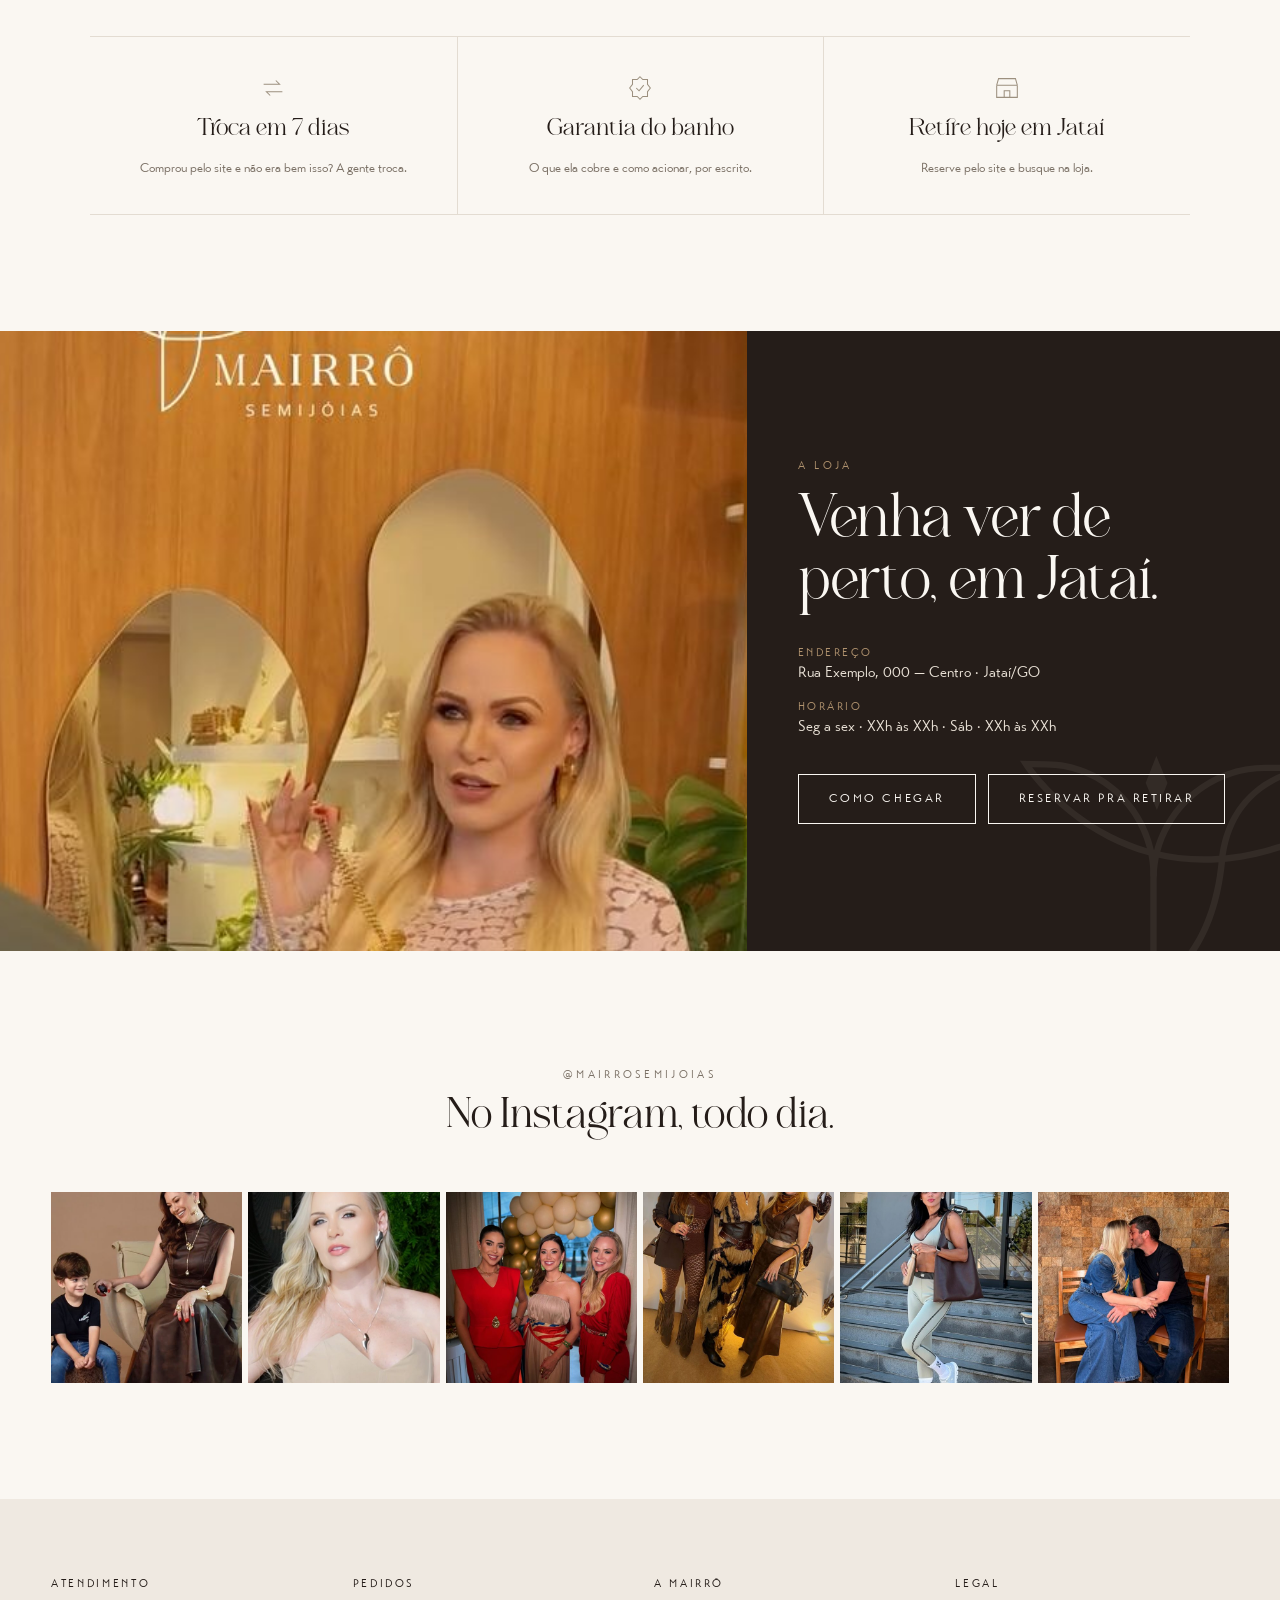
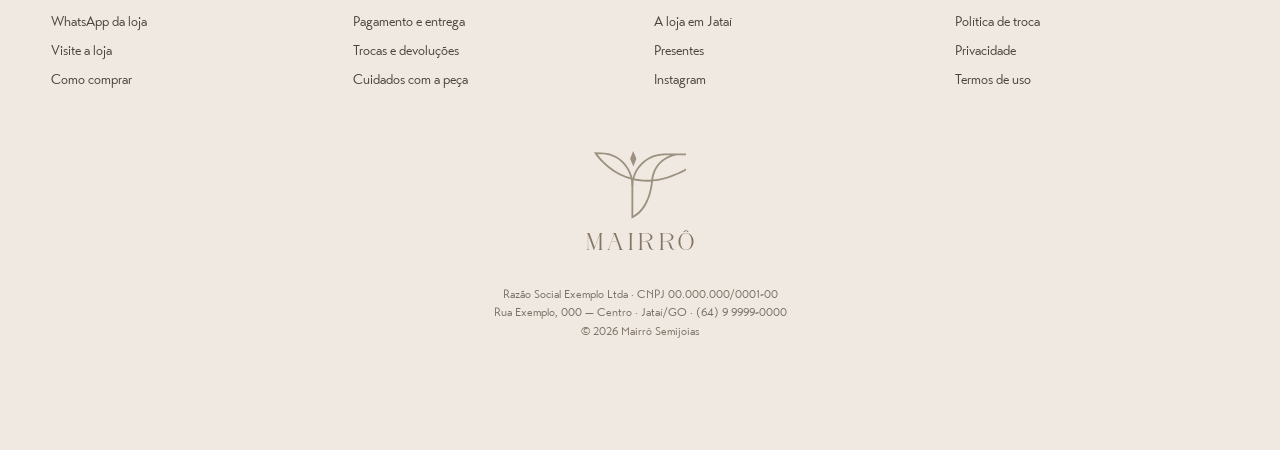
<file: v6/index.html>
<!doctype html>
<html lang="pt-BR">
<head>
<meta charset="utf-8">
<meta name="robots" content="noindex, nofollow">
<meta name="previa-commit" content="a5d446368b5d">
<meta name="viewport" content="width=device-width, initial-scale=1, viewport-fit=cover">
<meta name="previa" content="ZELES · Mairrô · prévia v4 · 28/09/2026">
<title>Mairrô Semijoias · Jataí</title>
<meta name="description" content="Semijoias e bolsas escolhidas peça por peça. Loja em Jataí/GO, envio para todo o Brasil.">
<meta name="theme-color" content="#FAF7F2">
<link rel="icon" href="img/favicon.svg" type="image/svg+xml">
<link rel="stylesheet" href="estilo.css">
</head>
<body class="abrindo">

<div id="abertura" aria-hidden="true">
  <div class="ab-marca">
    <svg class="ab-grafismo" data-grafismo viewBox="0 0 6698.79 4912.3"></svg>
    <div class="ab-nome"><span>M</span><span>A</span><span>I</span><span>R</span><span>R</span><span>Ô</span></div>
    <div class="ab-sub">SEMIJÓIAS</div>
  </div>
  <button class="ab-pular" type="button">pular</button>
</div>

<div class="faixa-topo"><div class="faixa-trilho">
  <span>Loja em Jataí · reserve e retire hoje</span><span class="ponto">◆</span>
  <span>Enviamos para todo o Brasil</span><span class="ponto">◆</span>
  <span>Troca em 7 dias</span>
</div></div>

<header class="topo" id="topo">
  <div class="topo-linha">
    <div class="topo-esq">
      <button class="ic-btn" id="abrir-menu" aria-label="Abrir menu"><svg viewBox="0 0 24 24"><path d="M3 7h18M3 12h18M3 17h18"/></svg></button>
      <a class="topo-link so-desk" href="#/loja">A loja em Jataí</a>
    </div>
    <a class="marca" href="#/" aria-label="Mairrô Semijoias — início">
      <svg class="marca-grafismo" data-grafismo viewBox="0 0 6698.79 4912.3" aria-hidden="true"></svg>
      <span class="marca-texto"><span class="marca-nome">MAIRRÔ</span><span class="marca-sub">SEMIJÓIAS</span></span>
    </a>
    <div class="topo-dir">
      <a class="topo-link so-desk" href="#/como-comprar">Como comprar</a>
      <button class="ic-btn coracao-topo" id="abrir-selecao" aria-label="Favoritos">
        <svg viewBox="0 0 24 24"><path d="M12 20s-7-4.4-7-10a4 4 0 0 1 7-2.6A4 4 0 0 1 19 10c0 5.6-7 10-7 10z"/></svg>
      </button>
      <button class="ic-btn sacola-topo" id="abrir-sacola" aria-label="Sacola vazia">
        <svg class="ic-sacola" viewBox="0 0 24 24" aria-hidden="true"><path d="M5 8.5h14V21H5z"/><path d="M9 8.5V7a3 3 0 0 1 6 0v1.5"/></svg>
        <span class="contador" id="contador" hidden>0</span>
      </button>
    </div>
  </div>
  <nav class="menu-desk" aria-label="Categorias">
    <a href="#/novidades">Novidades</a><a href="#/c/brincos">Brincos</a><a href="#/c/colares">Colares</a>
    <a href="#/c/aneis">Anéis</a><a href="#/c/pulseiras">Pulseiras</a><a href="#/c/bolsas">Bolsas</a>
    <a href="#/presentes" class="destaque">Presentes</a>
  </nav>
</header>

<div class="veu" id="veu"></div>
<aside class="gaveta gaveta-esq" id="gaveta-menu" aria-label="Menu">
  <div class="gaveta-cab"><span class="gaveta-tit">Menu</span><button class="ic-btn" data-fechar aria-label="Fechar"><svg viewBox="0 0 24 24"><path d="M6 6l12 12M18 6L6 18"/></svg></button></div>
  <nav class="menu-cel">
    <a href="#/novidades">Novidades</a><a href="#/c/brincos">Brincos</a><a href="#/c/colares">Colares</a>
    <a href="#/c/aneis">Anéis</a><a href="#/c/pulseiras">Pulseiras</a><a href="#/c/bolsas">Bolsas</a>
    <a href="#/presentes">Presentes</a>
  </nav>
  <div class="menu-cel-2">
    <a href="#/loja">A loja em Jataí</a><a href="#/como-comprar">Como comprar e trocar</a>
    <a href="https://www.instagram.com/mairrosemijoias" target="_blank" rel="noopener">Instagram @mairrosemijoias</a>
  </div>
  <svg class="gaveta-marca" data-grafismo viewBox="0 0 6698.79 4912.3" aria-hidden="true"></svg>
</aside>
<aside class="gaveta gaveta-dir" id="gaveta-selecao" aria-label="Favoritos">
  <div class="gaveta-cab"><span class="gaveta-tit">Favoritos</span><button class="ic-btn" data-fechar aria-label="Fechar"><svg viewBox="0 0 24 24"><path d="M6 6l12 12M18 6L6 18"/></svg></button></div>
  <div id="selecao-corpo"></div>
</aside>
<aside class="gaveta gaveta-dir" id="gaveta-sacola" aria-label="Sacola">
  <div class="gaveta-cab"><span class="gaveta-tit">Sacola</span><button class="ic-btn" data-fechar aria-label="Fechar"><svg viewBox="0 0 24 24"><path d="M6 6l12 12M18 6L6 18"/></svg></button></div>
  <div id="sacola-corpo"></div>
</aside>

<main id="app" tabindex="-1"></main>

<footer class="rodape">
  <div class="rodape-grade">
    <div><h4>Atendimento</h4><a href="#" data-whats="Oi! Vim pelo site e queria uma ajuda.">WhatsApp da loja</a><a href="#/loja">Visite a loja</a><a href="#/como-comprar">Como comprar</a></div>
    <div><h4>Pedidos</h4><a href="#/como-comprar">Pagamento e entrega</a><a href="#/como-comprar#troca">Trocas e devoluções</a><a href="#/como-comprar#cuidados">Cuidados com a peça</a></div>
    <div><h4>A Mairrô</h4><a href="#/loja">A loja em Jataí</a><a href="#/presentes">Presentes</a><a href="https://www.instagram.com/mairrosemijoias" target="_blank" rel="noopener">Instagram</a></div>
    <div><h4>Legal</h4><a href="#/como-comprar#troca">Política de troca</a><a href="#/como-comprar#privacidade">Privacidade</a><a href="#/como-comprar#termos">Termos de uso</a></div>
  </div>
  <div class="rodape-marca">
    <svg data-grafismo viewBox="0 0 6698.79 4912.3" aria-hidden="true"></svg>
    <span class="marca-nome">MAIRRÔ</span>
  </div>
  <p class="rodape-legal" id="rodape-legal"></p>
</footer>

<a class="whats-flutua" href="#" data-whats="Oi! Vim pelo site da Mairrô." aria-label="Falar no WhatsApp">
  <svg viewBox="0 0 24 24"><path d="M20 12a8 8 0 0 1-11.8 7L4 20l1.1-4A8 8 0 1 1 20 12z"/><path d="M9 9.5c.3 1.9 2.4 4.3 5 5l1.2-1.2-1.8-.9-.7.7c-.9-.4-1.9-1.4-2.3-2.3l.7-.7-.9-1.8z" class="cheio"/></svg>
</a>
<div class="aviso" id="aviso" role="status" aria-live="polite"></div>
<div class="selo-previa">Prévia ZELES · dados de exemplo</div>

<script src="dados.js"></script>
<script src="site.js"></script>
</body>
</html>
</file>
<file: v3/estilo.css>
@font-face{font-family:"Gilda Display";src:url("fontes/gilda-display.woff2") format("woff2");font-weight:400;font-display:swap}
@font-face{font-family:"Jost";src:url("fontes/jost.woff2") format("woff2");font-weight:300 500;font-display:swap}
/* Mairrô Semijoias — prévia v3 (25/09/2026), ZELES.
   Referências pedidas pelo Cassiano: Cartier, Hermès, Bulgari, Swarovski + o site da ālea.
   Cores: #E4DBD0 e #9E8E7D são as do arquivo do DESIGNER (Grafismo_PDF, Illustrator, 18/10/2023),
   lidas no próprio PDF. #FAF7F2, #251D19, #7A7065, #851D24 vêm do plano v4 (D12/D17): o #7A7065 dá
   4,54:1 sobre o papel e é a única tinta pra texto pequeno. #9E8E7D e #C6B7A4 NUNCA viram texto corrido.
   Fontes (OFL): Gilda Display no título (didone fina, parente do "MAIRRÔ" da logo; a Cormorant saiu
   porque desloca o acento do ô/í minúsculo), Jost no corpo
   (o "SEMIJÓIAS" espaçado). Troca de fonte = mudar --f-titulo / --f-corpo, nada mais. */

:root{
  --papel:#FAF7F2; --areia:#E4DBD0; --areia-2:#EFE9E1; --taupe:#9E8E7D; --marca:#C6B7A4;
  --tinta:#251D19; --tinta-2:#4A423A; --texto-peq:#7A7065; --vinho:#851D24; --linha:#E2D9CD;
  --f-titulo:"Gilda Display", "Didot", Georgia, serif;
  --f-corpo:"Jost", "Helvetica Neue", Arial, sans-serif;
  --lado:clamp(16px, 4vw, 56px);
  --topo-h:0px;
  --ease:cubic-bezier(.22,.61,.36,1);
}
*{box-sizing:border-box;margin:0;padding:0}
html{-webkit-text-size-adjust:100%}
body{font-synthesis:none;font-variant-numeric:lining-nums;background:var(--papel);color:var(--tinta);font-family:var(--f-corpo);font-weight:350;font-size:16px;line-height:1.55;
  -webkit-font-smoothing:antialiased;overflow-x:hidden}
img{display:block;max-width:100%}
a{color:inherit;text-decoration:none}
button{font:inherit;color:inherit;background:none;border:0;cursor:pointer}
svg{display:block}
:focus-visible{outline:1px solid var(--tinta);outline-offset:3px}

/* ---------- abertura (a da ālea, com o grafismo do designer se desenhando) ---------- */
#abertura{position:fixed;inset:0;z-index:100;background:var(--papel);display:grid;place-items:center;
  transition:opacity .7s var(--ease), visibility 0s linear .7s}
body:not(.abrindo) #abertura{opacity:0;visibility:hidden;pointer-events:none}
.ab-marca{display:grid;justify-items:center;gap:18px;transform:translateY(-4vh)}
.ab-grafismo{width:min(46vw,260px);height:auto;overflow:visible}
.ab-grafismo path{fill:var(--taupe);fill-opacity:0;stroke:var(--taupe);stroke-width:26;stroke-dasharray:1;stroke-dashoffset:1}
body.abrindo.anima .ab-grafismo path{animation:desenha 1.7s var(--ease) forwards, preenche .9s ease 1.35s forwards}
@keyframes desenha{to{stroke-dashoffset:0}}
@keyframes preenche{to{fill-opacity:1;stroke-opacity:0}}
.ab-nome{font-family:var(--f-titulo);font-weight:300;font-size:clamp(30px,7vw,46px);letter-spacing:.2em;color:var(--taupe);margin-right:-.2em}
.ab-nome span{display:inline-block;opacity:0;transform:translateY(10px)}
body.abrindo.anima .ab-nome span{animation:letra .7s var(--ease) forwards}
.ab-nome span:nth-child(1){animation-delay:1.45s!important}.ab-nome span:nth-child(2){animation-delay:1.52s!important}
.ab-nome span:nth-child(3){animation-delay:1.59s!important}.ab-nome span:nth-child(4){animation-delay:1.66s!important}
.ab-nome span:nth-child(5){animation-delay:1.73s!important}.ab-nome span:nth-child(6){animation-delay:1.80s!important}
@keyframes letra{to{opacity:1;transform:none}}
.ab-sub{font-size:11px;letter-spacing:.5em;margin-right:-.5em;color:var(--texto-peq);opacity:0}
body.abrindo.anima .ab-sub{animation:letra .8s var(--ease) 2.05s forwards}
.ab-pular{position:absolute;bottom:max(28px,env(safe-area-inset-bottom));left:50%;transform:translateX(-50%);
  font-size:11px;letter-spacing:.28em;text-transform:uppercase;color:var(--texto-peq);padding:12px 18px}
body.sem-abertura #abertura{display:none}
body.sem-abertura *, body.sem-abertura *::before{transition-duration:0s!important}

/* ---------- faixa de topo ---------- */
.faixa-topo{background:var(--tinta);color:var(--areia);font-size:11px;letter-spacing:.18em;text-transform:uppercase;
  overflow:hidden;white-space:nowrap;height:34px;display:flex;align-items:center;justify-content:center}
.faixa-trilho{display:flex;gap:18px;align-items:center}
.faixa-trilho .ponto{font-size:6px;color:var(--taupe)}
@media (max-width:760px){
  .faixa-trilho{animation:corre 26s linear infinite;justify-content:flex-start;padding-left:100%}
  .faixa-topo{justify-content:flex-start}
  @keyframes corre{to{transform:translateX(-100%)}}
}

/* ---------- cabeçalho (Cartier: marca no centro, menu fino em maiúsculas) ---------- */
.topo{position:sticky;top:0;z-index:40;background:rgba(250,247,242,.94);backdrop-filter:saturate(1.2) blur(10px);
  -webkit-backdrop-filter:saturate(1.2) blur(10px);border-bottom:1px solid transparent;transition:border-color .3s}
.topo.rolou{border-bottom-color:var(--linha)}
.topo-linha{display:grid;grid-template-columns:1fr auto 1fr;align-items:center;padding:14px var(--lado);transition:padding .35s var(--ease)}
.topo.rolou .topo-linha{padding-top:8px;padding-bottom:8px}
.topo-esq{display:flex;align-items:center;gap:22px}
.topo-dir{display:flex;align-items:center;gap:22px;justify-content:flex-end}
.topo-link{font-size:11px;letter-spacing:.2em;text-transform:uppercase;color:var(--tinta-2)}
.topo-link:hover{color:var(--tinta)}
.ic-btn{width:40px;height:40px;display:grid;place-items:center;position:relative;border-radius:50%}
.ic-btn svg{width:22px;height:22px;fill:none;stroke:var(--tinta);stroke-width:1.2}
.contador{position:absolute;top:3px;right:1px;min-width:17px;height:17px;border-radius:9px;background:var(--tinta);color:var(--papel);
  font-size:10px;display:grid;place-items:center;padding:0 4px;letter-spacing:0}
.marca{display:flex;align-items:center;gap:12px;color:var(--taupe)}
.marca-grafismo{height:40px;width:auto;transition:height .35s var(--ease)}
.marca-grafismo path{fill:var(--taupe)}
.topo.rolou .marca-grafismo{height:30px}
.marca-texto{display:flex;flex-direction:column;align-items:center;line-height:1}
.marca-nome{font-family:var(--f-titulo);font-weight:400;font-size:25px;letter-spacing:.2em;margin-right:-.2em;color:#857564}
.marca-sub{font-size:8.5px;letter-spacing:.52em;margin-right:-.52em;margin-top:6px;color:var(--texto-peq)}
.menu-desk{display:flex;justify-content:center;gap:clamp(18px,2.6vw,40px);padding:2px var(--lado) 14px;font-size:11.5px;
  letter-spacing:.2em;text-transform:uppercase;transition:padding .35s var(--ease)}
.topo.rolou .menu-desk{padding-bottom:9px}
.menu-desk a{position:relative;padding:4px 0;color:var(--tinta-2)}
.menu-desk a::after{content:"";position:absolute;left:0;right:0;bottom:-1px;height:1px;background:var(--tinta);transform:scaleX(0);transition:transform .35s var(--ease)}
.menu-desk a:hover::after,.menu-desk a.ativo::after{transform:scaleX(1)}
.menu-desk a:hover,.menu-desk a.ativo{color:var(--tinta)}
.menu-desk a.destaque{color:var(--vinho)}
@media (min-width:961px){#abrir-menu{display:none}}
@media (max-width:960px){
  .menu-desk,.so-desk{display:none}
  .topo-linha{padding:10px var(--lado)}
  .marca-grafismo{height:30px}.topo.rolou .marca-grafismo{height:26px}
  .marca-nome{font-size:20px}.marca-sub{font-size:7.5px;margin-top:5px}
}

/* ---------- gavetas ---------- */
.veu{position:fixed;inset:0;z-index:60;background:rgba(37,29,25,.34);opacity:0;pointer-events:none;transition:opacity .35s}
body.gaveta-aberta .veu{opacity:1;pointer-events:auto}
.gaveta{position:fixed;top:0;bottom:0;z-index:61;width:min(420px,88vw);background:var(--papel);display:flex;flex-direction:column;
  transition:transform .45s var(--ease), visibility 0s linear .45s;visibility:hidden;overflow:auto}
.gaveta-esq{left:0;transform:translateX(-100%)}
.gaveta-dir{right:0;transform:translateX(100%)}
.gaveta.aberta{transform:none;visibility:visible;transition:transform .45s var(--ease), visibility 0s;box-shadow:0 0 60px rgba(37,29,25,.18)}
.gaveta-cab{display:flex;justify-content:space-between;align-items:center;padding:14px var(--lado);border-bottom:1px solid var(--linha)}
.gaveta-tit{font-size:11px;letter-spacing:.24em;text-transform:uppercase;color:var(--texto-peq)}
.menu-cel{display:flex;flex-direction:column;padding:18px var(--lado)}
.menu-cel a{font-family:var(--f-titulo);font-size:32px;font-weight:400;line-height:1.35;padding:4px 0}
.menu-cel a:last-child{color:var(--vinho)}
.menu-cel-2{display:flex;flex-direction:column;gap:14px;padding:18px var(--lado);border-top:1px solid var(--linha);
  font-size:12px;letter-spacing:.16em;text-transform:uppercase;color:var(--tinta-2)}
.gaveta-marca{width:62%;margin:auto auto 28px;opacity:.12}
.gaveta-marca path{fill:var(--taupe)}

/* ---------- blocos comuns ---------- */
main{min-height:60vh;outline:none}
.sec{padding:clamp(56px,9vw,120px) var(--lado)}
.sec-cab{text-align:center;max-width:680px;margin:0 auto clamp(28px,4vw,52px)}
.kicker{font-size:11px;letter-spacing:.3em;text-transform:uppercase;color:var(--texto-peq);display:block;margin-bottom:14px}
.titulo{font-family:var(--f-titulo);font-weight:400;font-size:clamp(34px,5vw,58px);line-height:1.06;letter-spacing:-.005em}
.titulo-m{font-family:var(--f-titulo);font-weight:400;font-size:clamp(28px,3.4vw,40px);line-height:1.1}
.lead{font-size:clamp(15px,1.3vw,17px);color:var(--tinta-2);margin-top:14px}
.btn{display:inline-flex;align-items:center;justify-content:center;gap:10px;height:50px;padding:0 30px;font-size:11.5px;letter-spacing:.22em;
  text-transform:uppercase;border:1px solid var(--tinta);transition:background .3s,color .3s;white-space:nowrap}
.btn-cheio{background:var(--tinta);color:var(--papel)}
.btn-cheio:hover{background:#3a2f28}
.btn-vazio:hover{background:var(--tinta);color:var(--papel)}
.btn-claro{border-color:var(--papel);color:var(--papel)}
.btn-claro:hover{background:var(--papel);color:var(--tinta)}
.btn-bloco{width:100%}
.btn svg{width:18px;height:18px;fill:none;stroke:currentColor;stroke-width:1.3}
.link-seta{font-size:11.5px;letter-spacing:.22em;text-transform:uppercase;border-bottom:1px solid currentColor;padding-bottom:4px}
.botoes{display:flex;gap:12px;flex-wrap:wrap}

/* revelação por rolagem (medida na ālea: opacity 0 + translateY, 0,8 s, uma vez só) */
.rv{opacity:0;transform:translateY(46px);transition:opacity .8s var(--ease), transform .8s var(--ease)}
.rv.visto{opacity:1;transform:none}
@media (prefers-reduced-motion:reduce){.rv{opacity:1;transform:none;transition:none}}

/* ---------- home: abertura editorial (Bulgari: foto grande, título serifado) ---------- */
.hero{display:grid;grid-template-columns:minmax(0,5fr) minmax(0,6fr);min-height:calc(100svh - 150px);background:var(--areia-2)}
.hero-texto{position:relative;display:flex;flex-direction:column;justify-content:center;padding:clamp(40px,6vw,96px) var(--lado);overflow:hidden}
.hero-texto .agua{position:absolute;right:-18%;bottom:-8%;width:92%;opacity:.07;pointer-events:none}
.hero-texto .agua path{fill:var(--taupe)}
.hero-texto h1{font-family:var(--f-titulo);font-weight:300;font-size:clamp(48px,6.6vw,96px);line-height:.98;letter-spacing:-.01em;position:relative}
.hero-texto h1 em{font-style:normal;color:var(--taupe)}
.hero-texto .lead{max-width:420px;margin:22px 0 34px;position:relative}
.hero-foto{position:relative;overflow:hidden;min-height:520px}
.hero-foto img{position:absolute;inset:0;width:100%;height:100%;object-fit:cover;object-position:50% 30%;transform:scale(1.06);transition:transform 2.4s var(--ease)}
.pronto .hero-foto img{transform:none}
.hero-legenda{position:absolute;left:24px;bottom:22px;font-size:10.5px;letter-spacing:.24em;text-transform:uppercase;color:var(--papel);text-shadow:0 1px 8px rgba(0,0,0,.35)}
@media (max-width:860px){
  .hero{grid-template-columns:1fr;min-height:0}
  .hero-foto{order:-1;min-height:0;aspect-ratio:4/5}
  .hero-texto{padding:36px var(--lado) 44px}
  .hero-texto h1{font-size:clamp(44px,12vw,60px)}
  .hero-texto .lead{margin:16px 0 26px}
  .hero-texto .botoes .btn{flex:1 1 0;padding:0 12px}
}

/* ---------- categorias em arco (o arco dos espelhos da loja dela) ---------- */
.cats{display:grid;grid-template-columns:repeat(5,minmax(0,1fr));gap:clamp(12px,2vw,28px);max-width:1280px;margin:0 auto}
.cat{display:flex;flex-direction:column;align-items:center;gap:16px;text-align:center}
.cat-arco{width:100%;aspect-ratio:3/4;border-radius:999px 999px 4px 4px;overflow:hidden;background:var(--areia)}
.cat-arco img{width:100%;height:100%;object-fit:cover;transition:transform 1.2s var(--ease)}
.cat:hover .cat-arco img{transform:scale(1.06)}
.cat-nome{font-family:var(--f-titulo);font-size:clamp(20px,2vw,26px);font-weight:400}
.cat-mais{font-size:10.5px;letter-spacing:.22em;text-transform:uppercase;color:var(--texto-peq);margin-top:-10px}
@media (max-width:760px){
  .cats{display:flex;overflow-x:auto;scroll-snap-type:x proximity;margin:0 calc(var(--lado)*-1);padding:0 var(--lado);gap:14px;scrollbar-width:none}
  .cats::-webkit-scrollbar{display:none}
  .cat{flex:0 0 38%;scroll-snap-align:start}
}

/* ---------- cartão de produto (Hermès: grade limpa; Swarovski: selo do material) ---------- */
.grade{display:grid;grid-template-columns:repeat(4,minmax(0,1fr));gap:clamp(24px,3vw,44px) clamp(12px,1.6vw,24px);max-width:1360px;margin:0 auto}
@media (max-width:1100px){.grade{grid-template-columns:repeat(3,minmax(0,1fr))}}
@media (max-width:760px){.grade{grid-template-columns:repeat(2,minmax(0,1fr));gap:28px 12px}}
.card{position:relative;display:flex;flex-direction:column}
.card-foto{position:relative;aspect-ratio:4/5;overflow:hidden;background:var(--areia-2)}
.card-foto img{width:100%;height:100%;object-fit:cover;transition:transform 1.1s var(--ease), opacity .6s}
.card-foto img.alt{position:absolute;inset:0;opacity:0}
.card:hover .card-foto img{transform:scale(1.045)}
.card:hover .card-foto img.alt{opacity:1}
.card-selo{position:absolute;left:10px;top:10px;font-size:9.5px;letter-spacing:.2em;text-transform:uppercase;background:rgba(250,247,242,.92);
  padding:5px 8px;color:var(--tinta-2)}
.coracao{position:absolute;right:6px;top:6px;width:38px;height:38px;display:grid;place-items:center;z-index:2}
.coracao svg{width:20px;height:20px;fill:none;stroke:var(--tinta);stroke-width:1.2;transition:transform .3s var(--ease), fill .2s}
.coracao.marcado svg{fill:var(--vinho);stroke:var(--vinho)}
.coracao:active svg{transform:scale(.82)}
.card-info{padding-top:14px;display:flex;flex-direction:column;gap:4px}
.card-tom{font-size:10px;letter-spacing:.2em;text-transform:uppercase;color:var(--texto-peq);display:flex;align-items:center;gap:7px}
.bolinha{width:9px;height:9px;border-radius:50%;display:inline-block;border:1px solid rgba(0,0,0,.08)}
.bolinha.dourado{background:linear-gradient(135deg,#E9D39A,#B38A3E)}
.bolinha.prateado{background:linear-gradient(135deg,#F2F2F0,#A9ABAE)}
.bolinha.couro{background:linear-gradient(135deg,#8A6A52,#4B3527)}
.card-nome{font-family:var(--f-titulo);font-size:clamp(18px,1.6vw,21px);line-height:1.2;font-weight:500}
.card-preco{font-size:14px;color:var(--tinta)}
.card-parc{font-size:12px;color:var(--texto-peq)}

/* trilho horizontal (Bulgari: carrossel de novidades) */
.trilho-wrap{position:relative;max-width:1440px;margin:0 auto}
.trilho{display:grid;grid-auto-flow:column;grid-auto-columns:calc((100% - 3*20px)/4);gap:20px;overflow-x:auto;scroll-snap-type:x mandatory;
  scrollbar-width:none;padding-bottom:6px}
.trilho::-webkit-scrollbar{display:none}
.trilho>.card{scroll-snap-align:start}
@media (max-width:1100px){.trilho{grid-auto-columns:calc((100% - 2*20px)/3)}}
@media (max-width:760px){.trilho{grid-auto-columns:68%;gap:12px;margin:0 calc(var(--lado)*-1);padding:0 var(--lado);scroll-padding:0 var(--lado)}}
.trilho-nav{display:flex;justify-content:center;align-items:center;gap:22px;margin-top:30px}
.seta{width:46px;height:46px;border:1px solid var(--linha);display:grid;place-items:center;transition:border-color .3s}
.seta:hover{border-color:var(--tinta)}
.seta svg{width:16px;height:16px;fill:none;stroke:var(--tinta);stroke-width:1.3}
.trilho-barra{width:min(260px,40vw);height:1px;background:var(--linha);position:relative}
.trilho-barra i{position:absolute;top:-.5px;height:2px;background:var(--tinta);left:0;width:25%;transition:left .25s linear}

/* ---------- editorial em faixa (Bulgari: "o fascínio") ---------- */
.edit{position:relative;min-height:min(86svh,760px);display:flex;align-items:flex-end;color:var(--papel);overflow:hidden}
.edit img{position:absolute;inset:-6% 0;width:100%;height:112%;object-fit:cover;will-change:transform}
.edit::after{content:"";position:absolute;inset:0;background:linear-gradient(180deg,rgba(37,29,25,0) 35%,rgba(37,29,25,.62))}
.edit-texto{position:relative;z-index:1;padding:clamp(40px,6vw,90px) var(--lado);max-width:720px}
.edit-texto .kicker{color:var(--areia)}
.edit-texto p{margin:14px 0 26px;color:#EFE7DC;max-width:460px}

/* ---------- presente ---------- */
.presentes{display:grid;grid-template-columns:repeat(3,minmax(0,1fr));gap:clamp(12px,2vw,24px);max-width:1200px;margin:0 auto}
.pres{position:relative;background:var(--areia-2);padding:clamp(28px,3vw,44px) clamp(22px,2.4vw,36px);display:flex;flex-direction:column;gap:10px;
  min-height:260px;overflow:hidden;transition:background .4s}
.pres:hover{background:var(--areia)}
.pres .num{font-family:var(--f-titulo);font-size:15px;color:var(--taupe)}
.pres h3{font-family:var(--f-titulo);font-size:clamp(28px,2.8vw,36px);font-weight:400;line-height:1.05}
.pres p{font-size:13.5px;color:var(--tinta-2)}
.pres .faixa{margin-top:auto;font-size:11px;letter-spacing:.2em;text-transform:uppercase}
.pres svg.agua{position:absolute;right:-30px;bottom:-26px;width:170px;opacity:.1}
.pres svg.agua path{fill:var(--taupe)}
.ocasioes{display:flex;flex-wrap:wrap;justify-content:center;gap:10px;margin-top:30px}
.chip{height:40px;padding:0 18px;border:1px solid var(--linha);display:inline-flex;align-items:center;font-size:11.5px;letter-spacing:.14em;
  text-transform:uppercase;color:var(--tinta-2);background:transparent;transition:all .25s}
.chip:hover{border-color:var(--tinta);color:var(--tinta)}
.chip.ativo{background:var(--tinta);border-color:var(--tinta);color:var(--papel)}
@media (max-width:760px){.presentes{grid-template-columns:1fr}.pres{min-height:0}}

/* ---------- caixa Mairrô (Cartier: a caixa como assinatura) ---------- */
.dupla{display:grid;grid-template-columns:1fr 1fr;align-items:center;gap:clamp(28px,6vw,96px);max-width:1240px;margin:0 auto}
.dupla-foto{aspect-ratio:4/5;overflow:hidden;background:var(--areia)}
.dupla-foto img{width:100%;height:100%;object-fit:cover}
.dupla-texto p{color:var(--tinta-2);margin:16px 0 28px;max-width:440px}
.dupla.inverte .dupla-foto{order:2}
@media (max-width:860px){.dupla{grid-template-columns:1fr}.dupla.inverte .dupla-foto{order:0}}

/* ---------- confiança ---------- */
.confia{display:grid;grid-template-columns:repeat(3,minmax(0,1fr));max-width:1100px;margin:0 auto;border-top:1px solid var(--linha);border-bottom:1px solid var(--linha)}
.confia>a{padding:36px 22px;text-align:center;display:flex;flex-direction:column;align-items:center;gap:10px}
.confia>a+a{border-left:1px solid var(--linha)}
.confia svg{width:30px;height:30px;fill:none;stroke:var(--taupe);stroke-width:1.1}
.confia b{font-family:var(--f-titulo);font-size:23px;font-weight:500}
.confia span{font-size:13px;color:var(--texto-peq)}
@media (max-width:760px){.confia{grid-template-columns:1fr}.confia>a+a{border-left:0;border-top:1px solid var(--linha)}.confia>a{padding:24px 12px}}

/* ---------- loja (Bulgari: "a experiência da boutique") ---------- */
.loja-bloco{display:grid;grid-template-columns:7fr 5fr;min-height:620px;background:var(--tinta);color:var(--papel)}
.loja-fotos{position:relative;overflow:hidden}
.loja-fotos img{position:absolute;inset:0;width:100%;height:100%;object-fit:cover}
.loja-texto{padding:clamp(40px,6vw,90px) var(--lado);display:flex;flex-direction:column;justify-content:center;gap:6px;position:relative;overflow:hidden}
.loja-texto .kicker{color:var(--marca)}
.loja-texto dl{margin:22px 0 30px;display:grid;gap:14px}
.loja-texto dt{font-size:10.5px;letter-spacing:.24em;text-transform:uppercase;color:var(--marca)}
.loja-texto dd{font-size:15px;color:#EAE2D7}
.loja-texto .agua{position:absolute;right:-60px;bottom:-40px;width:320px;opacity:.07}
.loja-texto .agua path{fill:var(--areia)}
@media (max-width:860px){.loja-bloco{grid-template-columns:1fr}.loja-fotos{aspect-ratio:4/5}}

/* ---------- instagram ---------- */
.insta{display:grid;grid-template-columns:repeat(6,minmax(0,1fr));gap:6px}
.insta a{aspect-ratio:1;overflow:hidden;background:var(--areia)}
.insta img{width:100%;height:100%;object-fit:cover;transition:transform 1s var(--ease), filter .4s}
.insta a:hover img{transform:scale(1.06)}
@media (max-width:760px){.insta{grid-template-columns:repeat(3,minmax(0,1fr))}}

/* ---------- vitrine ---------- */
.vit-cab{padding:clamp(40px,6vw,80px) var(--lado) 26px;text-align:center}
.vit-cab .lead{max-width:560px;margin-left:auto;margin-right:auto}
.filtros{position:sticky;top:var(--topo-h);z-index:20;background:rgba(250,247,242,.96);border-top:1px solid var(--linha);border-bottom:1px solid var(--linha);
  display:flex;align-items:center;gap:10px;padding:10px var(--lado);overflow-x:auto;scrollbar-width:none}
.filtros::-webkit-scrollbar{display:none}
.filtros .chip{height:34px;flex:0 0 auto}
.filtros .conta{margin-left:auto;font-size:11px;letter-spacing:.16em;text-transform:uppercase;color:var(--texto-peq);flex:0 0 auto;padding-left:14px}
.vit-corpo{padding:34px var(--lado) clamp(60px,8vw,110px)}

/* ---------- ficha do produto ---------- */
.ficha{display:grid;grid-template-columns:minmax(0,7fr) minmax(0,5fr);gap:clamp(24px,5vw,80px);padding:clamp(18px,3vw,40px) var(--lado) 40px;max-width:1440px;margin:0 auto}
.migalha{font-size:11px;letter-spacing:.14em;text-transform:uppercase;color:var(--texto-peq);padding:18px var(--lado) 0;max-width:1440px;margin:0 auto}
.migalha a:hover{color:var(--tinta)}
.galeria{display:grid;grid-template-columns:1fr 1fr;gap:8px}
.galeria figure{aspect-ratio:4/5;overflow:hidden;background:var(--areia-2);cursor:zoom-in;position:relative}
.galeria figure:only-child{grid-column:1/-1;max-width:760px}
.galeria figure:first-child:nth-last-child(n+3){grid-column:1/-1}
.galeria img{width:100%;height:100%;object-fit:cover;transition:transform .5s var(--ease)}
.galeria figure.zoom img{transform:scale(1.9)}
.galeria figure.zoom{cursor:zoom-out}
.ficha-info{position:sticky;top:calc(var(--topo-h) + 24px);align-self:start;display:flex;flex-direction:column;gap:14px}
.ficha-info h1{font-family:var(--f-titulo);font-weight:400;font-size:clamp(34px,3.6vw,48px);line-height:1.05}
.preco-g{font-size:22px;font-weight:400}
.preco-g small{display:block;font-size:13px;color:var(--texto-peq);margin-top:2px}
.ficha-desc{color:var(--tinta-2);font-size:15px}
.disp{display:flex;align-items:center;gap:9px;font-size:12.5px;color:var(--tinta-2)}
.disp i{width:7px;height:7px;border-radius:50%;background:#5E8C61;display:inline-block;box-shadow:0 0 0 4px rgba(94,140,97,.14)}
.ficha-botoes{display:grid;gap:10px;margin-top:6px}
.ficha-mini{display:flex;gap:18px;justify-content:center;margin-top:4px}
.ficha-mini button{font-size:11px;letter-spacing:.18em;text-transform:uppercase;color:var(--tinta-2);display:flex;align-items:center;gap:8px;padding:8px 0}
.ficha-mini svg{width:17px;height:17px;fill:none;stroke:currentColor;stroke-width:1.2}
.ficha-mini .marcado svg{fill:var(--vinho);stroke:var(--vinho)}
.sanfona{border-top:1px solid var(--linha);margin-top:10px}
.sanfona details{border-bottom:1px solid var(--linha)}
.sanfona summary{list-style:none;cursor:pointer;display:flex;justify-content:space-between;align-items:center;padding:17px 0;font-size:12px;
  letter-spacing:.2em;text-transform:uppercase}
.sanfona summary::-webkit-details-marker{display:none}
.sanfona summary::after{content:"+";font-size:18px;font-weight:300;transition:transform .3s}
.sanfona details[open] summary::after{transform:rotate(45deg)}
.sanfona .conteudo{padding:0 0 20px;font-size:14px;color:var(--tinta-2)}
.sanfona table{width:100%;border-collapse:collapse}
.sanfona td{padding:7px 0;border-bottom:1px dashed var(--linha)}
.sanfona td:first-child{color:var(--texto-peq);width:44%}
@media (max-width:860px){
  /* 25/09/2026: minmax(0,1fr), nao 1fr - o 1fr (=minmax(auto,1fr)) crescia ate a galeria que rola de lado e a ficha abria com 413 px num celular de 390 */
  .ficha{grid-template-columns:minmax(0,1fr);padding-top:10px}
  .galeria{grid-template-columns:none;grid-auto-flow:column;grid-auto-columns:88%;overflow-x:auto;scroll-snap-type:x mandatory;
    margin:0 calc(var(--lado)*-1);padding:0 var(--lado);scrollbar-width:none}
  .galeria::-webkit-scrollbar{display:none}
  .galeria figure{scroll-snap-align:center}
  .galeria figure:first-child,.galeria figure:only-child{grid-column:auto}
  .galeria:has(figure:only-child){grid-auto-columns:100%}
  .ficha-info{position:static}
}
.barra-compra{position:fixed;left:0;right:0;bottom:0;z-index:35;background:var(--papel);border-top:1px solid var(--linha);
  padding:10px var(--lado) max(10px,env(safe-area-inset-bottom));display:none;align-items:center;gap:12px;transform:translateY(110%);
  transition:transform .4s var(--ease)}
.barra-compra.mostra{transform:none}
.barra-compra .bc-txt{flex:1;min-width:0;line-height:1.2}
.barra-compra .bc-txt b{display:block;font-family:var(--f-titulo);font-size:18px;font-weight:500;white-space:nowrap;overflow:hidden;text-overflow:ellipsis}
.barra-compra .bc-txt span{font-size:13px;color:var(--texto-peq)}
.barra-compra .btn{height:46px;padding:0 18px}
@media (max-width:860px){.barra-compra{display:flex}}

/* ---------- páginas de apoio ---------- */
.passos{display:grid;grid-template-columns:repeat(4,minmax(0,1fr));gap:clamp(16px,2vw,30px);max-width:1200px;margin:0 auto;counter-reset:passo}
.passo{border-top:1px solid var(--tinta);padding-top:20px}
.passo::before{counter-increment:passo;content:"0" counter(passo);font-family:var(--f-titulo);font-size:40px;color:var(--taupe);display:block;line-height:1}
.passo h3{font-family:var(--f-titulo);font-weight:500;font-size:24px;margin:10px 0 6px}
.passo p{font-size:14px;color:var(--tinta-2)}
@media (max-width:860px){.passos{grid-template-columns:1fr 1fr}}
.texto-col{max-width:720px;margin:0 auto}
.texto-col h2{font-family:var(--f-titulo);font-weight:400;font-size:clamp(28px,3vw,36px);margin:44px 0 12px;scroll-margin-top:140px}
.texto-col p,.texto-col li{color:var(--tinta-2);font-size:15.5px;margin-bottom:10px}
.texto-col ul{padding-left:20px}
.mapa{aspect-ratio:16/9;background:var(--areia-2);display:grid;place-items:center;position:relative;overflow:hidden}
.mapa svg.agua{position:absolute;width:60%;opacity:.1}
.mapa svg.agua path{fill:var(--taupe)}

/* ---------- seleção ---------- */
.sel-vazia{padding:40px var(--lado);text-align:center;color:var(--tinta-2)}
.sel-vazia p{margin-bottom:22px}
.sel-lista{flex:1;padding:8px var(--lado)}
.sel-item{display:grid;grid-template-columns:76px 1fr auto;gap:14px;align-items:center;padding:14px 0;border-bottom:1px solid var(--linha)}
.sel-item img{width:76px;height:95px;object-fit:cover}
.sel-item b{font-family:var(--f-titulo);font-size:19px;font-weight:500;display:block;line-height:1.2}
.sel-item span{font-size:12.5px;color:var(--texto-peq)}
.sel-item button{font-size:10.5px;letter-spacing:.18em;text-transform:uppercase;color:var(--texto-peq);padding:8px 0}
.sel-pe{padding:18px var(--lado) max(20px,env(safe-area-inset-bottom));border-top:1px solid var(--linha);display:grid;gap:10px;position:sticky;bottom:0;background:var(--papel)}
.sel-pe p{font-size:12.5px;color:var(--texto-peq);text-align:center}

/* ---------- rodapé (Hermès: 4 colunas limpas) ---------- */
.rodape{background:var(--areia-2);padding:clamp(48px,6vw,80px) var(--lado) 110px;margin-top:0}
.rodape-grade{display:grid;grid-template-columns:repeat(4,minmax(0,1fr));gap:28px;max-width:1240px;margin:0 auto}
.rodape h4{font-size:11px;letter-spacing:.24em;text-transform:uppercase;font-weight:500;margin-bottom:16px}
.rodape-grade a{display:block;font-size:13.5px;color:var(--tinta-2);padding:4px 0}
.rodape-grade a:hover{color:var(--tinta)}
.rodape-marca{display:flex;flex-direction:column;align-items:center;gap:10px;margin:56px auto 22px;color:var(--taupe)}
.rodape-marca svg{width:92px}
.rodape-marca path{fill:var(--taupe)}
.rodape-marca .marca-nome{font-size:22px}
.rodape-legal{text-align:center;font-size:12px;color:var(--texto-peq);max-width:760px;margin:0 auto}
@media (max-width:760px){.rodape-grade{grid-template-columns:1fr 1fr}}

/* ---------- WhatsApp flutuante, aviso, selo ---------- */
.whats-flutua{position:fixed;right:18px;bottom:max(18px,env(safe-area-inset-bottom));z-index:34;width:54px;height:54px;border-radius:50%;
  background:var(--tinta);display:grid;place-items:center;box-shadow:0 8px 26px rgba(37,29,25,.25);transition:transform .3s var(--ease), bottom .4s var(--ease)}
.whats-flutua:hover{transform:scale(1.06)}
.whats-flutua svg{width:26px;height:26px;fill:none;stroke:var(--papel);stroke-width:1.3}
.whats-flutua svg .cheio{fill:var(--papel);stroke:none}
body.tem-barra .whats-flutua{bottom:84px}
@media (max-width:860px){body.tem-barra .whats-flutua{display:none}.whats-flutua{width:50px;height:50px;right:14px}}
.aviso{position:fixed;left:50%;bottom:92px;z-index:90;transform:translate(-50%,20px);opacity:0;pointer-events:none;background:var(--tinta);color:var(--papel);
  padding:14px 20px;font-size:13.5px;line-height:1.45;max-width:min(560px,calc(100vw - 32px));transition:opacity .3s, transform .3s var(--ease)}
.aviso.mostra{opacity:1;transform:translate(-50%,0)}
.aviso q{display:block;margin-top:6px;color:var(--areia);font-size:13px}
.selo-previa{position:fixed;left:10px;bottom:max(10px,env(safe-area-inset-bottom));z-index:33;font-size:9.5px;letter-spacing:.14em;text-transform:uppercase;
  background:rgba(250,247,242,.9);border:1px solid var(--linha);padding:5px 8px;color:var(--texto-peq);pointer-events:none}
body.tem-barra .selo-previa{display:none}
</file>
<file: v4/estilo.css>
@font-face{font-family:"Kalufonia";src:url("fontes/kalufonia.woff2") format("woff2");font-weight:100 900;font-display:swap}
@font-face{font-family:"Transat Text";src:url("fontes/transat-text.woff2") format("woff2");font-weight:100 900;font-display:swap}
/* Mairrô Semijoias — prévia v4 (28/09/2026), ZELES. Identidade visual da marca À RISCA
   (Projeto de Marca, Mirella Gaetti, out/2023 — pedido do Cassiano, 28/09/2026):
   CARMEL #B0926E · TAUPE #9C907F · CASHMERE #E3DCD2 · metal sugerido: dourado.
   Tipografia: Kalufonia (títulos) + Transat Text (corpo) — os arquivos da marca, enviados pelo Cassiano.
   #FAF7F2 (papel), #251D19 (tinta) e #7A7065 (texto pequeno, 4,54:1) são neutros de leitura, não cor de marca.
   Carmel, Taupe e Cashmere NUNCA viram texto corrido (contraste baixo). O vinho da v3 saiu: não é da paleta.
   Base: v3 (25/09/2026, referências Cartier, Hermès, Bulgari, Swarovski + ālea). */

:root{
  --papel:#FAF7F2; --areia:#E3DCD2; --areia-2:#EFE9E1; --taupe:#9C907F; --marca:#B0926E;
  --tinta:#251D19; --tinta-2:#4A423A; --texto-peq:#7A7065; --vinho:#B0926E; --linha:#E3DCD2;
  --f-titulo:"Kalufonia", Georgia, serif;
  --f-corpo:"Transat Text", "Helvetica Neue", Arial, sans-serif;
  --lado:clamp(16px, 4vw, 56px);
  --topo-h:0px;
  --ease:cubic-bezier(.22,.61,.36,1);
}
*{box-sizing:border-box;margin:0;padding:0}
html{-webkit-text-size-adjust:100%}
body{font-synthesis:none;font-variant-numeric:lining-nums;background:var(--papel);color:var(--tinta);font-family:var(--f-corpo);font-weight:350;font-size:16px;line-height:1.55;
  -webkit-font-smoothing:antialiased;overflow-x:hidden}
img{display:block;max-width:100%}
a{color:inherit;text-decoration:none}
button{font:inherit;color:inherit;background:none;border:0;cursor:pointer}
svg{display:block}
:focus-visible{outline:1px solid var(--tinta);outline-offset:3px}

/* ---------- abertura (a da ālea, com o grafismo do designer se desenhando) ---------- */
#abertura{position:fixed;inset:0;z-index:100;background:var(--papel);display:grid;place-items:center;
  transition:opacity .7s var(--ease), visibility 0s linear .7s}
body:not(.abrindo) #abertura{opacity:0;visibility:hidden;pointer-events:none}
.ab-marca{display:grid;justify-items:center;gap:18px;transform:translateY(-4vh)}
.ab-grafismo{width:min(46vw,260px);height:auto;overflow:visible}
.ab-grafismo path{fill:var(--taupe);fill-opacity:0;stroke:var(--taupe);stroke-width:26;stroke-dasharray:1;stroke-dashoffset:1}
body.abrindo.anima .ab-grafismo path{animation:desenha 1.7s var(--ease) forwards, preenche .9s ease 1.35s forwards}
@keyframes desenha{to{stroke-dashoffset:0}}
@keyframes preenche{to{fill-opacity:1;stroke-opacity:0}}
.ab-nome{font-family:var(--f-titulo);font-weight:300;font-size:clamp(30px,7vw,46px);letter-spacing:.2em;color:var(--taupe);margin-right:-.2em}
.ab-nome span{display:inline-block;opacity:0;transform:translateY(10px)}
body.abrindo.anima .ab-nome span{animation:letra .7s var(--ease) forwards}
.ab-nome span:nth-child(1){animation-delay:1.45s!important}.ab-nome span:nth-child(2){animation-delay:1.52s!important}
.ab-nome span:nth-child(3){animation-delay:1.59s!important}.ab-nome span:nth-child(4){animation-delay:1.66s!important}
.ab-nome span:nth-child(5){animation-delay:1.73s!important}.ab-nome span:nth-child(6){animation-delay:1.80s!important}
@keyframes letra{to{opacity:1;transform:none}}
.ab-sub{font-size:11px;letter-spacing:.5em;margin-right:-.5em;color:var(--texto-peq);opacity:0}
body.abrindo.anima .ab-sub{animation:letra .8s var(--ease) 2.05s forwards}
.ab-pular{position:absolute;bottom:max(28px,env(safe-area-inset-bottom));left:50%;transform:translateX(-50%);
  font-size:11px;letter-spacing:.28em;text-transform:uppercase;color:var(--texto-peq);padding:12px 18px}
body.sem-abertura #abertura{display:none}
body.sem-abertura *, body.sem-abertura *::before{transition-duration:0s!important}

/* ---------- faixa de topo ---------- */
.faixa-topo{background:var(--tinta);color:var(--areia);font-size:11px;letter-spacing:.18em;text-transform:uppercase;
  overflow:hidden;white-space:nowrap;height:34px;display:flex;align-items:center;justify-content:center}
.faixa-trilho{display:flex;gap:18px;align-items:center}
.faixa-trilho .ponto{font-size:6px;color:var(--taupe)}
@media (max-width:760px){
  .faixa-trilho{animation:corre 26s linear infinite;justify-content:flex-start;padding-left:100%}
  .faixa-topo{justify-content:flex-start}
  @keyframes corre{to{transform:translateX(-100%)}}
}

/* ---------- cabeçalho (Cartier: marca no centro, menu fino em maiúsculas) ---------- */
.topo{position:sticky;top:0;z-index:40;background:rgba(250,247,242,.94);backdrop-filter:saturate(1.2) blur(10px);
  -webkit-backdrop-filter:saturate(1.2) blur(10px);border-bottom:1px solid transparent;transition:border-color .3s}
.topo.rolou{border-bottom-color:var(--linha)}
.topo-linha{display:grid;grid-template-columns:1fr auto 1fr;align-items:center;padding:14px var(--lado);transition:padding .35s var(--ease)}
.topo.rolou .topo-linha{padding-top:8px;padding-bottom:8px}
.topo-esq{display:flex;align-items:center;gap:22px}
.topo-dir{display:flex;align-items:center;gap:22px;justify-content:flex-end}
.topo-link{font-size:11px;letter-spacing:.2em;text-transform:uppercase;color:var(--tinta-2)}
.topo-link:hover{color:var(--tinta)}
.ic-btn{width:40px;height:40px;display:grid;place-items:center;position:relative;border-radius:50%}
.ic-btn svg{width:22px;height:22px;fill:none;stroke:var(--tinta);stroke-width:1.2}
.contador{position:absolute;top:3px;right:1px;min-width:17px;height:17px;border-radius:9px;background:var(--tinta);color:var(--papel);
  font-size:10px;display:grid;place-items:center;padding:0 4px;letter-spacing:0}
.marca{display:flex;align-items:center;gap:12px;color:var(--taupe)}
.marca-grafismo{height:40px;width:auto;transition:height .35s var(--ease)}
.marca-grafismo path{fill:var(--taupe)}
.topo.rolou .marca-grafismo{height:30px}
.marca-texto{display:flex;flex-direction:column;align-items:center;line-height:1}
.marca-nome{font-family:var(--f-titulo);font-weight:400;font-size:25px;letter-spacing:.2em;margin-right:-.2em;color:#857564}
.marca-sub{font-size:8.5px;letter-spacing:.52em;margin-right:-.52em;margin-top:6px;color:var(--texto-peq)}
.menu-desk{display:flex;justify-content:center;gap:clamp(18px,2.6vw,40px);padding:2px var(--lado) 14px;font-size:11.5px;
  letter-spacing:.2em;text-transform:uppercase;transition:padding .35s var(--ease)}
.topo.rolou .menu-desk{padding-bottom:9px}
.menu-desk a{position:relative;padding:4px 0;color:var(--tinta-2)}
.menu-desk a::after{content:"";position:absolute;left:0;right:0;bottom:-1px;height:1px;background:var(--tinta);transform:scaleX(0);transition:transform .35s var(--ease)}
.menu-desk a:hover::after,.menu-desk a.ativo::after{transform:scaleX(1)}
.menu-desk a:hover,.menu-desk a.ativo{color:var(--tinta)}
.menu-desk a.destaque{color:var(--vinho)}
@media (min-width:961px){#abrir-menu{display:none}}
@media (max-width:960px){
  .menu-desk,.so-desk{display:none}
  .topo-linha{padding:10px var(--lado)}
  .marca-grafismo{height:30px}.topo.rolou .marca-grafismo{height:26px}
  .marca-nome{font-size:20px}.marca-sub{font-size:7.5px;margin-top:5px}
}

/* ---------- gavetas ---------- */
.veu{position:fixed;inset:0;z-index:60;background:rgba(37,29,25,.34);opacity:0;pointer-events:none;transition:opacity .35s}
body.gaveta-aberta .veu{opacity:1;pointer-events:auto}
.gaveta{position:fixed;top:0;bottom:0;z-index:61;width:min(420px,88vw);background:var(--papel);display:flex;flex-direction:column;
  transition:transform .45s var(--ease), visibility 0s linear .45s;visibility:hidden;overflow:auto}
.gaveta-esq{left:0;transform:translateX(-100%)}
.gaveta-dir{right:0;transform:translateX(100%)}
.gaveta.aberta{transform:none;visibility:visible;transition:transform .45s var(--ease), visibility 0s;box-shadow:0 0 60px rgba(37,29,25,.18)}
.gaveta-cab{display:flex;justify-content:space-between;align-items:center;padding:14px var(--lado);border-bottom:1px solid var(--linha)}
.gaveta-tit{font-size:11px;letter-spacing:.24em;text-transform:uppercase;color:var(--texto-peq)}
.menu-cel{display:flex;flex-direction:column;padding:18px var(--lado)}
.menu-cel a{font-family:var(--f-titulo);font-size:32px;font-weight:400;line-height:1.35;padding:4px 0}
.menu-cel a:last-child{color:var(--vinho)}
.menu-cel-2{display:flex;flex-direction:column;gap:14px;padding:18px var(--lado);border-top:1px solid var(--linha);
  font-size:12px;letter-spacing:.16em;text-transform:uppercase;color:var(--tinta-2)}
.gaveta-marca{width:62%;margin:auto auto 28px;opacity:.12}
.gaveta-marca path{fill:var(--taupe)}

/* ---------- blocos comuns ---------- */
main{min-height:60vh;outline:none}
.sec{padding:clamp(56px,9vw,120px) var(--lado)}
.sec-cab{text-align:center;max-width:680px;margin:0 auto clamp(28px,4vw,52px)}
.kicker{font-size:11px;letter-spacing:.3em;text-transform:uppercase;color:var(--texto-peq);display:block;margin-bottom:14px}
.titulo{font-family:var(--f-titulo);font-weight:400;font-size:clamp(34px,5vw,58px);line-height:1.06;letter-spacing:-.005em}
.titulo-m{font-family:var(--f-titulo);font-weight:400;font-size:clamp(28px,3.4vw,40px);line-height:1.1}
.lead{font-size:clamp(15px,1.3vw,17px);color:var(--tinta-2);margin-top:14px}
.btn{display:inline-flex;align-items:center;justify-content:center;gap:10px;height:50px;padding:0 30px;font-size:11.5px;letter-spacing:.22em;
  text-transform:uppercase;border:1px solid var(--tinta);transition:background .3s,color .3s;white-space:nowrap}
.btn-cheio{background:var(--tinta);color:var(--papel)}
.btn-cheio:hover{background:#3a2f28}
.btn-vazio:hover{background:var(--tinta);color:var(--papel)}
.btn-claro{border-color:var(--papel);color:var(--papel)}
.btn-claro:hover{background:var(--papel);color:var(--tinta)}
.btn-bloco{width:100%}
.btn svg{width:18px;height:18px;fill:none;stroke:currentColor;stroke-width:1.3}
.link-seta{font-size:11.5px;letter-spacing:.22em;text-transform:uppercase;border-bottom:1px solid currentColor;padding-bottom:4px}
.botoes{display:flex;gap:12px;flex-wrap:wrap}

/* revelação por rolagem (medida na ālea: opacity 0 + translateY, 0,8 s, uma vez só) */
.rv{opacity:0;transform:translateY(46px);transition:opacity .8s var(--ease), transform .8s var(--ease)}
.rv.visto{opacity:1;transform:none}
@media (prefers-reduced-motion:reduce){.rv{opacity:1;transform:none;transition:none}}

/* ---------- home: abertura editorial (Bulgari: foto grande, título serifado) ---------- */
.hero{display:grid;grid-template-columns:minmax(0,5fr) minmax(0,6fr);min-height:calc(100svh - 150px);background:var(--areia-2)}
.hero-texto{position:relative;display:flex;flex-direction:column;justify-content:center;padding:clamp(40px,6vw,96px) var(--lado);overflow:hidden}
.hero-texto .agua{position:absolute;right:-18%;bottom:-8%;width:92%;opacity:.07;pointer-events:none}
.hero-texto .agua path{fill:var(--taupe)}
.hero-texto h1{font-family:var(--f-titulo);font-weight:300;font-size:clamp(48px,6.6vw,96px);line-height:.98;letter-spacing:-.01em;position:relative}
.hero-texto h1 em{font-style:normal;color:var(--taupe)}
.hero-texto .lead{max-width:420px;margin:22px 0 34px;position:relative}
.hero-foto{position:relative;overflow:hidden;min-height:520px}
.hero-foto img{position:absolute;inset:0;width:100%;height:100%;object-fit:cover;object-position:50% 30%;transform:scale(1.06);transition:transform 2.4s var(--ease)}
.pronto .hero-foto img{transform:none}
.hero-legenda{position:absolute;left:24px;bottom:22px;font-size:10.5px;letter-spacing:.24em;text-transform:uppercase;color:var(--papel);text-shadow:0 1px 8px rgba(0,0,0,.35)}
@media (max-width:860px){
  .hero{grid-template-columns:1fr;min-height:0}
  .hero-foto{order:-1;min-height:0;aspect-ratio:4/5}
  .hero-texto{padding:36px var(--lado) 44px}
  .hero-texto h1{font-size:clamp(44px,12vw,60px)}
  .hero-texto .lead{margin:16px 0 26px}
  .hero-texto .botoes .btn{flex:1 1 0;padding:0 12px}
}

/* ---------- categorias em arco (o arco dos espelhos da loja dela) ---------- */
.cats{display:grid;grid-template-columns:repeat(5,minmax(0,1fr));gap:clamp(12px,2vw,28px);max-width:1280px;margin:0 auto}
.cat{display:flex;flex-direction:column;align-items:center;gap:16px;text-align:center}
.cat-arco{width:100%;aspect-ratio:3/4;border-radius:999px 999px 4px 4px;overflow:hidden;background:var(--areia)}
.cat-arco img{width:100%;height:100%;object-fit:cover;transition:transform 1.2s var(--ease)}
.cat:hover .cat-arco img{transform:scale(1.06)}
.cat-nome{font-family:var(--f-titulo);font-size:clamp(20px,2vw,26px);font-weight:400}
.cat-mais{font-size:10.5px;letter-spacing:.22em;text-transform:uppercase;color:var(--texto-peq);margin-top:-10px}
@media (max-width:760px){
  .cats{display:flex;overflow-x:auto;scroll-snap-type:x proximity;margin:0 calc(var(--lado)*-1);padding:0 var(--lado);gap:14px;scrollbar-width:none}
  .cats::-webkit-scrollbar{display:none}
  .cat{flex:0 0 38%;scroll-snap-align:start}
}

/* ---------- cartão de produto (Hermès: grade limpa; Swarovski: selo do material) ---------- */
.grade{display:grid;grid-template-columns:repeat(4,minmax(0,1fr));gap:clamp(24px,3vw,44px) clamp(12px,1.6vw,24px);max-width:1360px;margin:0 auto}
@media (max-width:1100px){.grade{grid-template-columns:repeat(3,minmax(0,1fr))}}
@media (max-width:760px){.grade{grid-template-columns:repeat(2,minmax(0,1fr));gap:28px 12px}}
.card{position:relative;display:flex;flex-direction:column}
.card-foto{position:relative;aspect-ratio:4/5;overflow:hidden;background:var(--areia-2)}
.card-foto img{width:100%;height:100%;object-fit:cover;transition:transform 1.1s var(--ease), opacity .6s}
.card-foto img.alt{position:absolute;inset:0;opacity:0}
.card:hover .card-foto img{transform:scale(1.045)}
.card:hover .card-foto img.alt{opacity:1}
.card-selo{position:absolute;left:10px;top:10px;font-size:9.5px;letter-spacing:.2em;text-transform:uppercase;background:rgba(250,247,242,.92);
  padding:5px 8px;color:var(--tinta-2)}
.coracao{position:absolute;right:6px;top:6px;width:38px;height:38px;display:grid;place-items:center;z-index:2}
.coracao svg{width:20px;height:20px;fill:none;stroke:var(--tinta);stroke-width:1.2;transition:transform .3s var(--ease), fill .2s}
.coracao.marcado svg{fill:var(--vinho);stroke:var(--vinho)}
.coracao:active svg{transform:scale(.82)}
.card-info{padding-top:14px;display:flex;flex-direction:column;gap:4px}
.card-tom{font-size:10px;letter-spacing:.2em;text-transform:uppercase;color:var(--texto-peq);display:flex;align-items:center;gap:7px}
.bolinha{width:9px;height:9px;border-radius:50%;display:inline-block;border:1px solid rgba(0,0,0,.08)}
.bolinha.dourado{background:linear-gradient(135deg,#E9D39A,#B38A3E)}
.bolinha.prateado{background:linear-gradient(135deg,#F2F2F0,#A9ABAE)}
.bolinha.couro{background:linear-gradient(135deg,#8A6A52,#4B3527)}
.card-nome{font-family:var(--f-titulo);font-size:clamp(18px,1.6vw,21px);line-height:1.2;font-weight:500}
.card-preco{font-size:14px;color:var(--tinta)}
.card-parc{font-size:12px;color:var(--texto-peq)}

/* trilho horizontal (Bulgari: carrossel de novidades) */
.trilho-wrap{position:relative;max-width:1440px;margin:0 auto}
.trilho{display:grid;grid-auto-flow:column;grid-auto-columns:calc((100% - 3*20px)/4);gap:20px;overflow-x:auto;scroll-snap-type:x mandatory;
  scrollbar-width:none;padding-bottom:6px}
.trilho::-webkit-scrollbar{display:none}
.trilho>.card{scroll-snap-align:start}
@media (max-width:1100px){.trilho{grid-auto-columns:calc((100% - 2*20px)/3)}}
@media (max-width:760px){.trilho{grid-auto-columns:68%;gap:12px;margin:0 calc(var(--lado)*-1);padding:0 var(--lado);scroll-padding:0 var(--lado)}}
.trilho-nav{display:flex;justify-content:center;align-items:center;gap:22px;margin-top:30px}
.seta{width:46px;height:46px;border:1px solid var(--linha);display:grid;place-items:center;transition:border-color .3s}
.seta:hover{border-color:var(--tinta)}
.seta svg{width:16px;height:16px;fill:none;stroke:var(--tinta);stroke-width:1.3}
.trilho-barra{width:min(260px,40vw);height:1px;background:var(--linha);position:relative}
.trilho-barra i{position:absolute;top:-.5px;height:2px;background:var(--tinta);left:0;width:25%;transition:left .25s linear}

/* ---------- editorial em faixa (Bulgari: "o fascínio") ---------- */
.edit{position:relative;min-height:min(86svh,760px);display:flex;align-items:flex-end;color:var(--papel);overflow:hidden}
.edit img{position:absolute;inset:-6% 0;width:100%;height:112%;object-fit:cover;will-change:transform}
.edit::after{content:"";position:absolute;inset:0;background:linear-gradient(180deg,rgba(37,29,25,0) 35%,rgba(37,29,25,.62))}
.edit-texto{position:relative;z-index:1;padding:clamp(40px,6vw,90px) var(--lado);max-width:720px}
.edit-texto .kicker{color:var(--areia)}
.edit-texto p{margin:14px 0 26px;color:#EFE7DC;max-width:460px}

/* ---------- presente ---------- */
.presentes{display:grid;grid-template-columns:repeat(3,minmax(0,1fr));gap:clamp(12px,2vw,24px);max-width:1200px;margin:0 auto}
.pres{position:relative;background:var(--areia-2);padding:clamp(28px,3vw,44px) clamp(22px,2.4vw,36px);display:flex;flex-direction:column;gap:10px;
  min-height:260px;overflow:hidden;transition:background .4s}
.pres:hover{background:var(--areia)}
.pres .num{font-family:var(--f-titulo);font-size:15px;color:var(--taupe)}
.pres h3{font-family:var(--f-titulo);font-size:clamp(28px,2.8vw,36px);font-weight:400;line-height:1.05}
.pres p{font-size:13.5px;color:var(--tinta-2)}
.pres .faixa{margin-top:auto;font-size:11px;letter-spacing:.2em;text-transform:uppercase}
.pres svg.agua{position:absolute;right:-30px;bottom:-26px;width:170px;opacity:.1}
.pres svg.agua path{fill:var(--taupe)}
.ocasioes{display:flex;flex-wrap:wrap;justify-content:center;gap:10px;margin-top:30px}
.chip{height:40px;padding:0 18px;border:1px solid var(--linha);display:inline-flex;align-items:center;font-size:11.5px;letter-spacing:.14em;
  text-transform:uppercase;color:var(--tinta-2);background:transparent;transition:all .25s}
.chip:hover{border-color:var(--tinta);color:var(--tinta)}
.chip.ativo{background:var(--tinta);border-color:var(--tinta);color:var(--papel)}
@media (max-width:760px){.presentes{grid-template-columns:1fr}.pres{min-height:0}}

/* ---------- caixa Mairrô (Cartier: a caixa como assinatura) ---------- */
.dupla{display:grid;grid-template-columns:1fr 1fr;align-items:center;gap:clamp(28px,6vw,96px);max-width:1240px;margin:0 auto}
.dupla-foto{aspect-ratio:4/5;overflow:hidden;background:var(--areia)}
.dupla-foto img{width:100%;height:100%;object-fit:cover}
.dupla-texto p{color:var(--tinta-2);margin:16px 0 28px;max-width:440px}
.dupla.inverte .dupla-foto{order:2}
@media (max-width:860px){.dupla{grid-template-columns:1fr}.dupla.inverte .dupla-foto{order:0}}

/* ---------- confiança ---------- */
.confia{display:grid;grid-template-columns:repeat(3,minmax(0,1fr));max-width:1100px;margin:0 auto;border-top:1px solid var(--linha);border-bottom:1px solid var(--linha)}
.confia>a{padding:36px 22px;text-align:center;display:flex;flex-direction:column;align-items:center;gap:10px}
.confia>a+a{border-left:1px solid var(--linha)}
.confia svg{width:30px;height:30px;fill:none;stroke:var(--taupe);stroke-width:1.1}
.confia b{font-family:var(--f-titulo);font-size:23px;font-weight:500}
.confia span{font-size:13px;color:var(--texto-peq)}
@media (max-width:760px){.confia{grid-template-columns:1fr}.confia>a+a{border-left:0;border-top:1px solid var(--linha)}.confia>a{padding:24px 12px}}

/* ---------- loja (Bulgari: "a experiência da boutique") ---------- */
.loja-bloco{display:grid;grid-template-columns:7fr 5fr;min-height:620px;background:var(--tinta);color:var(--papel)}
.loja-fotos{position:relative;overflow:hidden}
.loja-fotos img{position:absolute;inset:0;width:100%;height:100%;object-fit:cover}
.loja-texto{padding:clamp(40px,6vw,90px) var(--lado);display:flex;flex-direction:column;justify-content:center;gap:6px;position:relative;overflow:hidden}
.loja-texto .kicker{color:var(--marca)}
.loja-texto dl{margin:22px 0 30px;display:grid;gap:14px}
.loja-texto dt{font-size:10.5px;letter-spacing:.24em;text-transform:uppercase;color:var(--marca)}
.loja-texto dd{font-size:15px;color:#EAE2D7}
.loja-texto .agua{position:absolute;right:-60px;bottom:-40px;width:320px;opacity:.07}
.loja-texto .agua path{fill:var(--areia)}
@media (max-width:860px){.loja-bloco{grid-template-columns:1fr}.loja-fotos{aspect-ratio:4/5}}

/* ---------- instagram ---------- */
.insta{display:grid;grid-template-columns:repeat(6,minmax(0,1fr));gap:6px}
.insta a{aspect-ratio:1;overflow:hidden;background:var(--areia)}
.insta img{width:100%;height:100%;object-fit:cover;transition:transform 1s var(--ease), filter .4s}
.insta a:hover img{transform:scale(1.06)}
@media (max-width:760px){.insta{grid-template-columns:repeat(3,minmax(0,1fr))}}

/* ---------- vitrine ---------- */
.vit-cab{padding:clamp(40px,6vw,80px) var(--lado) 26px;text-align:center}
.vit-cab .lead{max-width:560px;margin-left:auto;margin-right:auto}
.filtros{position:sticky;top:var(--topo-h);z-index:20;background:rgba(250,247,242,.96);border-top:1px solid var(--linha);border-bottom:1px solid var(--linha);
  display:flex;align-items:center;gap:10px;padding:10px var(--lado);overflow-x:auto;scrollbar-width:none}
.filtros::-webkit-scrollbar{display:none}
.filtros .chip{height:34px;flex:0 0 auto}
.filtros .conta{margin-left:auto;font-size:11px;letter-spacing:.16em;text-transform:uppercase;color:var(--texto-peq);flex:0 0 auto;padding-left:14px}
.vit-corpo{padding:34px var(--lado) clamp(60px,8vw,110px)}

/* ---------- ficha do produto ---------- */
.ficha{display:grid;grid-template-columns:minmax(0,7fr) minmax(0,5fr);gap:clamp(24px,5vw,80px);padding:clamp(18px,3vw,40px) var(--lado) 40px;max-width:1440px;margin:0 auto}
.migalha{font-size:11px;letter-spacing:.14em;text-transform:uppercase;color:var(--texto-peq);padding:18px var(--lado) 0;max-width:1440px;margin:0 auto}
.migalha a:hover{color:var(--tinta)}
.galeria{display:grid;grid-template-columns:1fr 1fr;gap:8px}
.galeria figure{aspect-ratio:4/5;overflow:hidden;background:var(--areia-2);cursor:zoom-in;position:relative}
.galeria figure:only-child{grid-column:1/-1;max-width:760px}
.galeria figure:first-child:nth-last-child(n+3){grid-column:1/-1}
.galeria img{width:100%;height:100%;object-fit:cover;transition:transform .5s var(--ease)}
.galeria figure.zoom img{transform:scale(1.9)}
.galeria figure.zoom{cursor:zoom-out}
.ficha-info{position:sticky;top:calc(var(--topo-h) + 24px);align-self:start;display:flex;flex-direction:column;gap:14px}
.ficha-info h1{font-family:var(--f-titulo);font-weight:400;font-size:clamp(34px,3.6vw,48px);line-height:1.05}
.preco-g{font-size:22px;font-weight:400}
.preco-g small{display:block;font-size:13px;color:var(--texto-peq);margin-top:2px}
.ficha-desc{color:var(--tinta-2);font-size:15px}
.disp{display:flex;align-items:center;gap:9px;font-size:12.5px;color:var(--tinta-2)}
.disp i{width:7px;height:7px;border-radius:50%;background:#5E8C61;display:inline-block;box-shadow:0 0 0 4px rgba(94,140,97,.14)}
.ficha-botoes{display:grid;gap:10px;margin-top:6px}
.ficha-mini{display:flex;gap:18px;justify-content:center;margin-top:4px}
.ficha-mini button{font-size:11px;letter-spacing:.18em;text-transform:uppercase;color:var(--tinta-2);display:flex;align-items:center;gap:8px;padding:8px 0}
.ficha-mini svg{width:17px;height:17px;fill:none;stroke:currentColor;stroke-width:1.2}
.ficha-mini .marcado svg{fill:var(--vinho);stroke:var(--vinho)}
.sanfona{border-top:1px solid var(--linha);margin-top:10px}
.sanfona details{border-bottom:1px solid var(--linha)}
.sanfona summary{list-style:none;cursor:pointer;display:flex;justify-content:space-between;align-items:center;padding:17px 0;font-size:12px;
  letter-spacing:.2em;text-transform:uppercase}
.sanfona summary::-webkit-details-marker{display:none}
.sanfona summary::after{content:"+";font-size:18px;font-weight:300;transition:transform .3s}
.sanfona details[open] summary::after{transform:rotate(45deg)}
.sanfona .conteudo{padding:0 0 20px;font-size:14px;color:var(--tinta-2)}
.sanfona table{width:100%;border-collapse:collapse}
.sanfona td{padding:7px 0;border-bottom:1px dashed var(--linha)}
.sanfona td:first-child{color:var(--texto-peq);width:44%}
@media (max-width:860px){
  /* 25/09/2026: minmax(0,1fr), nao 1fr - o 1fr (=minmax(auto,1fr)) crescia ate a galeria que rola de lado e a ficha abria com 413 px num celular de 390 */
  .ficha{grid-template-columns:minmax(0,1fr);padding-top:10px}
  .galeria{grid-template-columns:none;grid-auto-flow:column;grid-auto-columns:88%;overflow-x:auto;scroll-snap-type:x mandatory;
    margin:0 calc(var(--lado)*-1);padding:0 var(--lado);scrollbar-width:none}
  .galeria::-webkit-scrollbar{display:none}
  .galeria figure{scroll-snap-align:center}
  .galeria figure:first-child,.galeria figure:only-child{grid-column:auto}
  .galeria:has(figure:only-child){grid-auto-columns:100%}
  .ficha-info{position:static}
}
.barra-compra{position:fixed;left:0;right:0;bottom:0;z-index:35;background:var(--papel);border-top:1px solid var(--linha);
  padding:10px var(--lado) max(10px,env(safe-area-inset-bottom));display:none;align-items:center;gap:12px;transform:translateY(110%);
  transition:transform .4s var(--ease)}
.barra-compra.mostra{transform:none}
.barra-compra .bc-txt{flex:1;min-width:0;line-height:1.2}
.barra-compra .bc-txt b{display:block;font-family:var(--f-titulo);font-size:18px;font-weight:500;white-space:nowrap;overflow:hidden;text-overflow:ellipsis}
.barra-compra .bc-txt span{font-size:13px;color:var(--texto-peq)}
.barra-compra .btn{height:46px;padding:0 18px}
@media (max-width:860px){.barra-compra{display:flex}}

/* ---------- páginas de apoio ---------- */
.passos{display:grid;grid-template-columns:repeat(4,minmax(0,1fr));gap:clamp(16px,2vw,30px);max-width:1200px;margin:0 auto;counter-reset:passo}
.passo{border-top:1px solid var(--tinta);padding-top:20px}
.passo::before{counter-increment:passo;content:"0" counter(passo);font-family:var(--f-titulo);font-size:40px;color:var(--taupe);display:block;line-height:1}
.passo h3{font-family:var(--f-titulo);font-weight:500;font-size:24px;margin:10px 0 6px}
.passo p{font-size:14px;color:var(--tinta-2)}
@media (max-width:860px){.passos{grid-template-columns:1fr 1fr}}
.texto-col{max-width:720px;margin:0 auto}
.texto-col h2{font-family:var(--f-titulo);font-weight:400;font-size:clamp(28px,3vw,36px);margin:44px 0 12px;scroll-margin-top:140px}
.texto-col p,.texto-col li{color:var(--tinta-2);font-size:15.5px;margin-bottom:10px}
.texto-col ul{padding-left:20px}
.mapa{aspect-ratio:16/9;background:var(--areia-2);display:grid;place-items:center;position:relative;overflow:hidden}
.mapa svg.agua{position:absolute;width:60%;opacity:.1}
.mapa svg.agua path{fill:var(--taupe)}

/* ---------- seleção ---------- */
.sel-vazia{padding:40px var(--lado);text-align:center;color:var(--tinta-2)}
.sel-vazia p{margin-bottom:22px}
.sel-lista{flex:1;padding:8px var(--lado)}
.sel-item{display:grid;grid-template-columns:76px 1fr auto;gap:14px;align-items:center;padding:14px 0;border-bottom:1px solid var(--linha)}
.sel-item img{width:76px;height:95px;object-fit:cover}
.sel-item b{font-family:var(--f-titulo);font-size:19px;font-weight:500;display:block;line-height:1.2}
.sel-item span{font-size:12.5px;color:var(--texto-peq)}
.sel-item button{font-size:10.5px;letter-spacing:.18em;text-transform:uppercase;color:var(--texto-peq);padding:8px 0}
.sel-pe{padding:18px var(--lado) max(20px,env(safe-area-inset-bottom));border-top:1px solid var(--linha);display:grid;gap:10px;position:sticky;bottom:0;background:var(--papel)}
.sel-pe p{font-size:12.5px;color:var(--texto-peq);text-align:center}

/* ---------- rodapé (Hermès: 4 colunas limpas) ---------- */
.rodape{background:var(--areia-2);padding:clamp(48px,6vw,80px) var(--lado) 110px;margin-top:0}
.rodape-grade{display:grid;grid-template-columns:repeat(4,minmax(0,1fr));gap:28px;max-width:1240px;margin:0 auto}
.rodape h4{font-size:11px;letter-spacing:.24em;text-transform:uppercase;font-weight:500;margin-bottom:16px}
.rodape-grade a{display:block;font-size:13.5px;color:var(--tinta-2);padding:4px 0}
.rodape-grade a:hover{color:var(--tinta)}
.rodape-marca{display:flex;flex-direction:column;align-items:center;gap:10px;margin:56px auto 22px;color:var(--taupe)}
.rodape-marca svg{width:92px}
.rodape-marca path{fill:var(--taupe)}
.rodape-marca .marca-nome{font-size:22px}
.rodape-legal{text-align:center;font-size:12px;color:var(--texto-peq);max-width:760px;margin:0 auto}
@media (max-width:760px){.rodape-grade{grid-template-columns:1fr 1fr}}

/* ---------- WhatsApp flutuante, aviso, selo ---------- */
.whats-flutua{position:fixed;right:18px;bottom:max(18px,env(safe-area-inset-bottom));z-index:34;width:54px;height:54px;border-radius:50%;
  background:var(--tinta);display:grid;place-items:center;box-shadow:0 8px 26px rgba(37,29,25,.25);transition:transform .3s var(--ease), bottom .4s var(--ease)}
.whats-flutua:hover{transform:scale(1.06)}
.whats-flutua svg{width:26px;height:26px;fill:none;stroke:var(--papel);stroke-width:1.3}
.whats-flutua svg .cheio{fill:var(--papel);stroke:none}
body.tem-barra .whats-flutua{bottom:84px}
@media (max-width:860px){body.tem-barra .whats-flutua{display:none}.whats-flutua{width:50px;height:50px;right:14px}}
.aviso{position:fixed;left:50%;bottom:92px;z-index:90;transform:translate(-50%,20px);opacity:0;pointer-events:none;background:var(--tinta);color:var(--papel);
  padding:14px 20px;font-size:13.5px;line-height:1.45;max-width:min(560px,calc(100vw - 32px));transition:opacity .3s, transform .3s var(--ease)}
.aviso.mostra{opacity:1;transform:translate(-50%,0)}
.aviso q{display:block;margin-top:6px;color:var(--areia);font-size:13px}
.selo-previa{position:fixed;left:10px;bottom:max(10px,env(safe-area-inset-bottom));z-index:33;font-size:9.5px;letter-spacing:.14em;text-transform:uppercase;
  background:rgba(250,247,242,.9);border:1px solid var(--linha);padding:5px 8px;color:var(--texto-peq);pointer-events:none}
body.tem-barra .selo-previa{display:none}
</file>
<file: v6/estilo.css>
@font-face{font-family:"Kalufonia";src:url("fontes/kalufonia.woff2") format("woff2");font-weight:100 900;font-display:swap}
@font-face{font-family:"Transat Text";src:url("fontes/transat-text.woff2") format("woff2");font-weight:100 900;font-display:swap}
/* Mairrô Semijoias — prévia v4 (28/09/2026), ZELES. Identidade visual da marca À RISCA
   (Projeto de Marca, Mirella Gaetti, out/2023 — pedido do Cassiano, 28/09/2026):
   CARMEL #B0926E · TAUPE #9C907F · CASHMERE #E3DCD2 · metal sugerido: dourado.
   Tipografia: Kalufonia (títulos) + Transat Text (corpo) — os arquivos da marca, enviados pelo Cassiano.
   #FAF7F2 (papel), #251D19 (tinta) e #7A7065 (texto pequeno, 4,54:1) são neutros de leitura, não cor de marca.
   Carmel, Taupe e Cashmere NUNCA viram texto corrido (contraste baixo). O vinho da v3 saiu: não é da paleta.
   Base: v3 (25/09/2026, referências Cartier, Hermès, Bulgari, Swarovski + ālea). */

:root{
  --papel:#FAF7F2; --areia:#E3DCD2; --areia-2:#EFE9E1; --taupe:#9C907F; --marca:#B0926E;
  --tinta:#251D19; --tinta-2:#4A423A; --texto-peq:#7A7065; --vinho:#B0926E; --linha:#E3DCD2;
  --f-titulo:"Kalufonia", Georgia, serif;
  --f-corpo:"Transat Text", "Helvetica Neue", Arial, sans-serif;
  --lado:clamp(16px, 4vw, 56px);
  --topo-h:0px;
  --ease:cubic-bezier(.22,.61,.36,1);
}
*{box-sizing:border-box;margin:0;padding:0}
html{-webkit-text-size-adjust:100%}
body{font-synthesis:none;font-variant-numeric:lining-nums;background:var(--papel);color:var(--tinta);font-family:var(--f-corpo);font-weight:350;font-size:16px;line-height:1.55;
  -webkit-font-smoothing:antialiased;overflow-x:hidden}
img{display:block;max-width:100%}
a{color:inherit;text-decoration:none}
button{font:inherit;color:inherit;background:none;border:0;cursor:pointer}
svg{display:block}
:focus-visible{outline:1px solid var(--tinta);outline-offset:3px}

/* ---------- abertura (a da ālea, com o grafismo do designer se desenhando) ---------- */
#abertura{position:fixed;inset:0;z-index:100;background:var(--papel);display:grid;place-items:center;
  transition:opacity .7s var(--ease), visibility 0s linear .7s}
body:not(.abrindo) #abertura{opacity:0;visibility:hidden;pointer-events:none}
.ab-marca{display:grid;justify-items:center;gap:18px;transform:translateY(-4vh)}
.ab-grafismo{width:min(46vw,260px);height:auto;overflow:visible}
.ab-grafismo path{fill:var(--taupe);fill-opacity:0;stroke:var(--taupe);stroke-width:26;stroke-dasharray:1;stroke-dashoffset:1}
body.abrindo.anima .ab-grafismo path{animation:desenha 1.7s var(--ease) forwards, preenche .9s ease 1.35s forwards}
@keyframes desenha{to{stroke-dashoffset:0}}
@keyframes preenche{to{fill-opacity:1;stroke-opacity:0}}
.ab-nome{font-family:var(--f-titulo);font-weight:300;font-size:clamp(30px,7vw,46px);letter-spacing:.2em;color:var(--taupe);margin-right:-.2em}
.ab-nome span{display:inline-block;opacity:0;transform:translateY(10px)}
body.abrindo.anima .ab-nome span{animation:letra .7s var(--ease) forwards}
.ab-nome span:nth-child(1){animation-delay:1.45s!important}.ab-nome span:nth-child(2){animation-delay:1.52s!important}
.ab-nome span:nth-child(3){animation-delay:1.59s!important}.ab-nome span:nth-child(4){animation-delay:1.66s!important}
.ab-nome span:nth-child(5){animation-delay:1.73s!important}.ab-nome span:nth-child(6){animation-delay:1.80s!important}
@keyframes letra{to{opacity:1;transform:none}}
.ab-sub{font-size:11px;letter-spacing:.5em;margin-right:-.5em;color:var(--texto-peq);opacity:0}
body.abrindo.anima .ab-sub{animation:letra .8s var(--ease) 2.05s forwards}
.ab-pular{position:absolute;bottom:max(28px,env(safe-area-inset-bottom));left:50%;transform:translateX(-50%);
  font-size:11px;letter-spacing:.28em;text-transform:uppercase;color:var(--texto-peq);padding:12px 18px}
body.sem-abertura #abertura{display:none}
body.sem-abertura *, body.sem-abertura *::before{transition-duration:0s!important}

/* ---------- faixa de topo ---------- */
.faixa-topo{background:var(--tinta);color:var(--areia);font-size:11px;letter-spacing:.18em;text-transform:uppercase;
  overflow:hidden;white-space:nowrap;height:34px;display:flex;align-items:center;justify-content:center}
.faixa-trilho{display:flex;gap:18px;align-items:center}
.faixa-trilho .ponto{font-size:6px;color:var(--taupe)}
@media (max-width:760px){
  .faixa-trilho{animation:corre 26s linear infinite;justify-content:flex-start;padding-left:100%}
  .faixa-topo{justify-content:flex-start}
  @keyframes corre{to{transform:translateX(-100%)}}
}

/* ---------- cabeçalho (Cartier: marca no centro, menu fino em maiúsculas) ---------- */
.topo{position:sticky;top:0;z-index:40;background:rgba(250,247,242,.94);backdrop-filter:saturate(1.2) blur(10px);
  -webkit-backdrop-filter:saturate(1.2) blur(10px);border-bottom:1px solid transparent;transition:border-color .3s}
.topo.rolou{border-bottom-color:var(--linha)}
.topo-linha{display:grid;grid-template-columns:1fr auto 1fr;align-items:center;padding:14px var(--lado);transition:padding .35s var(--ease)}
.topo.rolou .topo-linha{padding-top:8px;padding-bottom:8px}
.topo-esq{display:flex;align-items:center;gap:22px}
.topo-dir{display:flex;align-items:center;gap:22px;justify-content:flex-end}
.topo-link{font-size:11px;letter-spacing:.2em;text-transform:uppercase;color:var(--tinta-2)}
.topo-link:hover{color:var(--tinta)}
.ic-btn{width:40px;height:40px;display:grid;place-items:center;position:relative;border-radius:50%}
.ic-btn svg{width:22px;height:22px;fill:none;stroke:var(--tinta);stroke-width:1.2}
.contador{position:absolute;top:3px;right:1px;min-width:17px;height:17px;border-radius:9px;background:var(--tinta);color:var(--papel);
  font-size:10px;display:grid;place-items:center;padding:0 4px;letter-spacing:0}
.marca{display:flex;align-items:center;gap:12px;color:var(--taupe)}
.marca-grafismo{height:40px;width:auto;transition:height .35s var(--ease)}
.marca-grafismo path{fill:var(--taupe)}
.topo.rolou .marca-grafismo{height:30px}
.marca-texto{display:flex;flex-direction:column;align-items:center;line-height:1}
.marca-nome{font-family:var(--f-titulo);font-weight:400;font-size:25px;letter-spacing:.2em;margin-right:-.2em;color:#857564}
.marca-sub{font-size:8.5px;letter-spacing:.52em;margin-right:-.52em;margin-top:6px;color:var(--texto-peq)}
.menu-desk{display:flex;justify-content:center;gap:clamp(18px,2.6vw,40px);padding:2px var(--lado) 14px;font-size:11.5px;
  letter-spacing:.2em;text-transform:uppercase;transition:padding .35s var(--ease)}
.topo.rolou .menu-desk{padding-bottom:9px}
.menu-desk a{position:relative;padding:4px 0;color:var(--tinta-2)}
.menu-desk a::after{content:"";position:absolute;left:0;right:0;bottom:-1px;height:1px;background:var(--tinta);transform:scaleX(0);transition:transform .35s var(--ease)}
.menu-desk a:hover::after,.menu-desk a.ativo::after{transform:scaleX(1)}
.menu-desk a:hover,.menu-desk a.ativo{color:var(--tinta)}
.menu-desk a.destaque{color:var(--vinho)}
@media (min-width:961px){#abrir-menu{display:none}}
@media (max-width:960px){
  .menu-desk,.so-desk{display:none}
  .topo-linha{padding:10px var(--lado)}
  .marca-grafismo{height:30px}.topo.rolou .marca-grafismo{height:26px}
  .marca-nome{font-size:20px}.marca-sub{font-size:7.5px;margin-top:5px}
}

/* ---------- gavetas ---------- */
.veu{position:fixed;inset:0;z-index:60;background:rgba(37,29,25,.34);opacity:0;pointer-events:none;transition:opacity .35s}
body.gaveta-aberta .veu{opacity:1;pointer-events:auto}
.gaveta{position:fixed;top:0;bottom:0;z-index:61;width:min(420px,88vw);background:var(--papel);display:flex;flex-direction:column;
  transition:transform .45s var(--ease), visibility 0s linear .45s;visibility:hidden;overflow:auto}
.gaveta-esq{left:0;transform:translateX(-100%)}
.gaveta-dir{right:0;transform:translateX(100%)}
.gaveta.aberta{transform:none;visibility:visible;transition:transform .45s var(--ease), visibility 0s;box-shadow:0 0 60px rgba(37,29,25,.18)}
.gaveta-cab{display:flex;justify-content:space-between;align-items:center;padding:14px var(--lado);border-bottom:1px solid var(--linha)}
.gaveta-tit{font-size:11px;letter-spacing:.24em;text-transform:uppercase;color:var(--texto-peq)}
.menu-cel{display:flex;flex-direction:column;padding:18px var(--lado)}
.menu-cel a{font-family:var(--f-titulo);font-size:32px;font-weight:400;line-height:1.35;padding:4px 0}
.menu-cel a:last-child{color:var(--vinho)}
.menu-cel-2{display:flex;flex-direction:column;gap:14px;padding:18px var(--lado);border-top:1px solid var(--linha);
  font-size:12px;letter-spacing:.16em;text-transform:uppercase;color:var(--tinta-2)}
.gaveta-marca{width:62%;margin:auto auto 28px;opacity:.12}
.gaveta-marca path{fill:var(--taupe)}

/* ---------- blocos comuns ---------- */
main{min-height:60vh;outline:none}
.sec{padding:clamp(56px,9vw,120px) var(--lado)}
.sec-cab{text-align:center;max-width:680px;margin:0 auto clamp(28px,4vw,52px)}
.kicker{font-size:11px;letter-spacing:.3em;text-transform:uppercase;color:var(--texto-peq);display:block;margin-bottom:14px}
.titulo{font-family:var(--f-titulo);font-weight:400;font-size:clamp(34px,5vw,58px);line-height:1.06;letter-spacing:-.005em}
.titulo-m{font-family:var(--f-titulo);font-weight:400;font-size:clamp(28px,3.4vw,40px);line-height:1.1}
.lead{font-size:clamp(15px,1.3vw,17px);color:var(--tinta-2);margin-top:14px}
.btn{display:inline-flex;align-items:center;justify-content:center;gap:10px;height:50px;padding:0 30px;font-size:11.5px;letter-spacing:.22em;
  text-transform:uppercase;border:1px solid var(--tinta);transition:background .3s,color .3s;white-space:nowrap}
.btn-cheio{background:var(--tinta);color:var(--papel)}
.btn-cheio:hover{background:#3a2f28}
.btn-vazio:hover{background:var(--tinta);color:var(--papel)}
.btn-claro{border-color:var(--papel);color:var(--papel)}
.btn-claro:hover{background:var(--papel);color:var(--tinta)}
.btn-bloco{width:100%}
.btn svg{width:18px;height:18px;fill:none;stroke:currentColor;stroke-width:1.3}
.link-seta{font-size:11.5px;letter-spacing:.22em;text-transform:uppercase;border-bottom:1px solid currentColor;padding-bottom:4px}
.botoes{display:flex;gap:12px;flex-wrap:wrap}

/* revelação por rolagem (medida na ālea: opacity 0 + translateY, 0,8 s, uma vez só) */
.rv{opacity:0;transform:translateY(46px);transition:opacity .8s var(--ease), transform .8s var(--ease)}
.rv.visto{opacity:1;transform:none}
@media (prefers-reduced-motion:reduce){.rv{opacity:1;transform:none;transition:none}}

/* ---------- home: abertura editorial (Bulgari: foto grande, título serifado) ---------- */
.hero{display:grid;grid-template-columns:minmax(0,5fr) minmax(0,6fr);min-height:calc(100svh - 150px);background:var(--areia-2)}
.hero-texto{position:relative;display:flex;flex-direction:column;justify-content:center;padding:clamp(40px,6vw,96px) var(--lado);overflow:hidden}
.hero-texto .agua{position:absolute;right:-18%;bottom:-8%;width:92%;opacity:.07;pointer-events:none}
.hero-texto .agua path{fill:var(--taupe)}
.hero-texto h1{font-family:var(--f-titulo);font-weight:300;font-size:clamp(48px,6.6vw,96px);line-height:.98;letter-spacing:-.01em;position:relative}
.hero-texto h1 em{font-style:normal;color:var(--taupe)}
.hero-texto .lead{max-width:420px;margin:22px 0 34px;position:relative}
.hero-foto{position:relative;overflow:hidden;min-height:520px}
.hero-foto img{position:absolute;inset:0;width:100%;height:100%;object-fit:cover;object-position:50% 30%;transform:scale(1.06);transition:transform 2.4s var(--ease)}
.pronto .hero-foto img{transform:none}
.hero-legenda{position:absolute;left:24px;bottom:22px;font-size:10.5px;letter-spacing:.24em;text-transform:uppercase;color:var(--papel);text-shadow:0 1px 8px rgba(0,0,0,.35)}
@media (max-width:860px){
  .hero{grid-template-columns:1fr;min-height:0}
  .hero-foto{order:-1;min-height:0;aspect-ratio:4/5}
  .hero-texto{padding:36px var(--lado) 44px}
  .hero-texto h1{font-size:clamp(44px,12vw,60px)}
  .hero-texto .lead{margin:16px 0 26px}
  .hero-texto .botoes .btn{flex:1 1 0;padding:0 12px}
}

/* ---------- categorias em arco (o arco dos espelhos da loja dela) ---------- */
.cats{display:grid;grid-template-columns:repeat(5,minmax(0,1fr));gap:clamp(12px,2vw,28px);max-width:1280px;margin:0 auto}
.cat{display:flex;flex-direction:column;align-items:center;gap:16px;text-align:center}
.cat-arco{width:100%;aspect-ratio:3/4;border-radius:999px 999px 4px 4px;overflow:hidden;background:var(--areia)}
.cat-arco img{width:100%;height:100%;object-fit:cover;transition:transform 1.2s var(--ease)}
.cat:hover .cat-arco img{transform:scale(1.06)}
.cat-nome{font-family:var(--f-titulo);font-size:clamp(20px,2vw,26px);font-weight:400}
.cat-mais{font-size:10.5px;letter-spacing:.22em;text-transform:uppercase;color:var(--texto-peq);margin-top:-10px}
@media (max-width:760px){
  .cats{display:flex;overflow-x:auto;scroll-snap-type:x proximity;margin:0 calc(var(--lado)*-1);padding:0 var(--lado);gap:14px;scrollbar-width:none}
  .cats::-webkit-scrollbar{display:none}
  .cat{flex:0 0 38%;scroll-snap-align:start}
}

/* ---------- cartão de produto (Hermès: grade limpa; Swarovski: selo do material) ---------- */
.grade{display:grid;grid-template-columns:repeat(4,minmax(0,1fr));gap:clamp(24px,3vw,44px) clamp(12px,1.6vw,24px);max-width:1360px;margin:0 auto}
@media (max-width:1100px){.grade{grid-template-columns:repeat(3,minmax(0,1fr))}}
@media (max-width:760px){.grade{grid-template-columns:repeat(2,minmax(0,1fr));gap:28px 12px}}
.card{position:relative;display:flex;flex-direction:column}
.card-foto{position:relative;aspect-ratio:4/5;overflow:hidden;background:var(--areia-2)}
.card-foto img{width:100%;height:100%;object-fit:cover;transition:transform 1.1s var(--ease), opacity .6s}
.card-foto img.alt{position:absolute;inset:0;opacity:0}
.card:hover .card-foto img{transform:scale(1.045)}
.card:hover .card-foto img.alt{opacity:1}
.card-selo{position:absolute;left:10px;top:10px;font-size:9.5px;letter-spacing:.2em;text-transform:uppercase;background:rgba(250,247,242,.92);
  padding:5px 8px;color:var(--tinta-2)}
.coracao{position:absolute;right:6px;top:6px;width:38px;height:38px;display:grid;place-items:center;z-index:2}
.coracao svg{width:20px;height:20px;fill:none;stroke:var(--tinta);stroke-width:1.2;transition:transform .3s var(--ease), fill .2s}
.coracao.marcado svg{fill:var(--vinho);stroke:var(--vinho)}
/* sacola-v6 */
/* v6 (Cassiano, 28/09/2026, msg 3326): coração do topo sem número, cheio em Carmel quando há favorito;
   a SACOLA ao lado, como a da ālea: vazia = traço; com peça = corpo Carmel + número + pulinho. */
.ic-btn svg path{transition:fill .25s}
.coracao-topo.tem-item svg{fill:var(--marca);stroke:var(--marca)}
.ic-sacola{fill:none;stroke:var(--tinta);stroke-width:1.2;stroke-linecap:round;stroke-linejoin:round}
.sacola-topo.tem-item .ic-sacola path:first-child{fill:var(--marca)}
.coracao-topo + .sacola-topo{margin-left:-16px} /* os dois juntos, um par (o vão do topo é 22px) */
@keyframes sacola-pula{0%,100%{transform:scale(1)}40%{transform:scale(1.18)}70%{transform:scale(.94)}}
.sacola-pulou{animation:sacola-pula .5s ease-out 1}
@media (prefers-reduced-motion:reduce){.sacola-pulou{animation:none}}
.contador[hidden]{display:none} /* o display:grid da .contador vencia o [hidden]: o "0" aparecia com a lista vazia */
.linha-compra{display:grid;grid-template-columns:minmax(0,1fr) 50px;gap:10px}
.linha-compra .btn{min-width:0;padding:0 14px;white-space:normal;text-align:center;line-height:1.3}
.botao-sacola{width:50px;height:50px;display:grid;place-items:center;border:1px solid var(--tinta);transition:background .2s}
.botao-sacola:hover{background:var(--areia-2)}
.botao-sacola svg{width:22px;height:22px}
.sacola-cheia .botao-sacola .ic-sacola path:first-child{fill:var(--marca)}
.sel-item .por-sacola{display:block;font-size:10.5px;letter-spacing:.18em;text-transform:uppercase;color:var(--tinta);padding:6px 0 0;text-decoration:underline;text-underline-offset:3px}
.sel-item .na-sacola{display:block;font-style:normal;font-size:10.5px;letter-spacing:.18em;text-transform:uppercase;color:var(--marca);padding-top:6px}
.coracao:active svg{transform:scale(.82)}
.card-info{padding-top:14px;display:flex;flex-direction:column;gap:4px}
.card-tom{font-size:10px;letter-spacing:.2em;text-transform:uppercase;color:var(--texto-peq);display:flex;align-items:center;gap:7px}
.bolinha{width:9px;height:9px;border-radius:50%;display:inline-block;border:1px solid rgba(0,0,0,.08)}
.bolinha.dourado{background:linear-gradient(135deg,#E9D39A,#B38A3E)}
.bolinha.prateado{background:linear-gradient(135deg,#F2F2F0,#A9ABAE)}
.bolinha.couro{background:linear-gradient(135deg,#8A6A52,#4B3527)}
.card-nome{font-family:var(--f-titulo);font-size:clamp(18px,1.6vw,21px);line-height:1.2;font-weight:500}
.card-preco{font-size:14px;color:var(--tinta)}
.card-parc{font-size:12px;color:var(--texto-peq)}

/* trilho horizontal (Bulgari: carrossel de novidades) */
.trilho-wrap{position:relative;max-width:1440px;margin:0 auto}
.trilho{display:grid;grid-auto-flow:column;grid-auto-columns:calc((100% - 3*20px)/4);gap:20px;overflow-x:auto;scroll-snap-type:x mandatory;
  scrollbar-width:none;padding-bottom:6px}
.trilho::-webkit-scrollbar{display:none}
.trilho>.card{scroll-snap-align:start}
@media (max-width:1100px){.trilho{grid-auto-columns:calc((100% - 2*20px)/3)}}
@media (max-width:760px){.trilho{grid-auto-columns:68%;gap:12px;margin:0 calc(var(--lado)*-1);padding:0 var(--lado);scroll-padding:0 var(--lado)}}
.trilho-nav{display:flex;justify-content:center;align-items:center;gap:22px;margin-top:30px}
.seta{width:46px;height:46px;border:1px solid var(--linha);display:grid;place-items:center;transition:border-color .3s}
.seta:hover{border-color:var(--tinta)}
.seta svg{width:16px;height:16px;fill:none;stroke:var(--tinta);stroke-width:1.3}
.trilho-barra{width:min(260px,40vw);height:1px;background:var(--linha);position:relative}
.trilho-barra i{position:absolute;top:-.5px;height:2px;background:var(--tinta);left:0;width:25%;transition:left .25s linear}

/* ---------- editorial em faixa (Bulgari: "o fascínio") ---------- */
.edit{position:relative;min-height:min(86svh,760px);display:flex;align-items:flex-end;color:var(--papel);overflow:hidden}
.edit img{position:absolute;inset:-6% 0;width:100%;height:112%;object-fit:cover;will-change:transform}
.edit::after{content:"";position:absolute;inset:0;background:linear-gradient(180deg,rgba(37,29,25,0) 35%,rgba(37,29,25,.62))}
.edit-texto{position:relative;z-index:1;padding:clamp(40px,6vw,90px) var(--lado);max-width:720px}
.edit-texto .kicker{color:var(--areia)}
.edit-texto p{margin:14px 0 26px;color:#EFE7DC;max-width:460px}

/* ---------- presente ---------- */
.presentes{display:grid;grid-template-columns:repeat(3,minmax(0,1fr));gap:clamp(12px,2vw,24px);max-width:1200px;margin:0 auto}
.pres{position:relative;background:var(--areia-2);padding:clamp(28px,3vw,44px) clamp(22px,2.4vw,36px);display:flex;flex-direction:column;gap:10px;
  min-height:260px;overflow:hidden;transition:background .4s}
.pres:hover{background:var(--areia)}
.pres .num{font-family:var(--f-titulo);font-size:15px;color:var(--taupe)}
.pres h3{font-family:var(--f-titulo);font-size:clamp(28px,2.8vw,36px);font-weight:400;line-height:1.05}
.pres p{font-size:13.5px;color:var(--tinta-2)}
.pres .faixa{margin-top:auto;font-size:11px;letter-spacing:.2em;text-transform:uppercase}
.pres svg.agua{position:absolute;right:-30px;bottom:-26px;width:170px;opacity:.1}
.pres svg.agua path{fill:var(--taupe)}
.ocasioes{display:flex;flex-wrap:wrap;justify-content:center;gap:10px;margin-top:30px}
.chip{height:40px;padding:0 18px;border:1px solid var(--linha);display:inline-flex;align-items:center;font-size:11.5px;letter-spacing:.14em;
  text-transform:uppercase;color:var(--tinta-2);background:transparent;transition:all .25s}
.chip:hover{border-color:var(--tinta);color:var(--tinta)}
.chip.ativo{background:var(--tinta);border-color:var(--tinta);color:var(--papel)}
@media (max-width:760px){.presentes{grid-template-columns:1fr}.pres{min-height:0}}

/* ---------- caixa Mairrô (Cartier: a caixa como assinatura) ---------- */
.dupla{display:grid;grid-template-columns:1fr 1fr;align-items:center;gap:clamp(28px,6vw,96px);max-width:1240px;margin:0 auto}
.dupla-foto{aspect-ratio:4/5;overflow:hidden;background:var(--areia)}
.dupla-foto img{width:100%;height:100%;object-fit:cover}
.dupla-texto p{color:var(--tinta-2);margin:16px 0 28px;max-width:440px}
.dupla.inverte .dupla-foto{order:2}
@media (max-width:860px){.dupla{grid-template-columns:1fr}.dupla.inverte .dupla-foto{order:0}}

/* ---------- confiança ---------- */
.confia{display:grid;grid-template-columns:repeat(3,minmax(0,1fr));max-width:1100px;margin:0 auto;border-top:1px solid var(--linha);border-bottom:1px solid var(--linha)}
.confia>a{padding:36px 22px;text-align:center;display:flex;flex-direction:column;align-items:center;gap:10px}
.confia>a+a{border-left:1px solid var(--linha)}
.confia svg{width:30px;height:30px;fill:none;stroke:var(--taupe);stroke-width:1.1}
.confia b{font-family:var(--f-titulo);font-size:23px;font-weight:500}
.confia span{font-size:13px;color:var(--texto-peq)}
@media (max-width:760px){.confia{grid-template-columns:1fr}.confia>a+a{border-left:0;border-top:1px solid var(--linha)}.confia>a{padding:24px 12px}}

/* ---------- loja (Bulgari: "a experiência da boutique") ---------- */
.loja-bloco{display:grid;grid-template-columns:7fr 5fr;min-height:620px;background:var(--tinta);color:var(--papel)}
.loja-fotos{position:relative;overflow:hidden}
.loja-fotos img{position:absolute;inset:0;width:100%;height:100%;object-fit:cover}
.loja-texto{padding:clamp(40px,6vw,90px) var(--lado);display:flex;flex-direction:column;justify-content:center;gap:6px;position:relative;overflow:hidden}
.loja-texto .kicker{color:var(--marca)}
.loja-texto dl{margin:22px 0 30px;display:grid;gap:14px}
.loja-texto dt{font-size:10.5px;letter-spacing:.24em;text-transform:uppercase;color:var(--marca)}
.loja-texto dd{font-size:15px;color:#EAE2D7}
.loja-texto .agua{position:absolute;right:-60px;bottom:-40px;width:320px;opacity:.07}
.loja-texto .agua path{fill:var(--areia)}
@media (max-width:860px){.loja-bloco{grid-template-columns:1fr}.loja-fotos{aspect-ratio:4/5}}

/* ---------- instagram ---------- */
.insta{display:grid;grid-template-columns:repeat(6,minmax(0,1fr));gap:6px}
.insta a{aspect-ratio:1;overflow:hidden;background:var(--areia)}
.insta img{width:100%;height:100%;object-fit:cover;transition:transform 1s var(--ease), filter .4s}
.insta a:hover img{transform:scale(1.06)}
@media (max-width:760px){.insta{grid-template-columns:repeat(3,minmax(0,1fr))}}

/* ---------- vitrine ---------- */
.vit-cab{padding:clamp(40px,6vw,80px) var(--lado) 26px;text-align:center}
.vit-cab .lead{max-width:560px;margin-left:auto;margin-right:auto}
.filtros{position:sticky;top:var(--topo-h);z-index:20;background:rgba(250,247,242,.96);border-top:1px solid var(--linha);border-bottom:1px solid var(--linha);
  display:flex;align-items:center;gap:10px;padding:10px var(--lado);overflow-x:auto;scrollbar-width:none}
.filtros::-webkit-scrollbar{display:none}
.filtros .chip{height:34px;flex:0 0 auto}
.filtros .conta{margin-left:auto;font-size:11px;letter-spacing:.16em;text-transform:uppercase;color:var(--texto-peq);flex:0 0 auto;padding-left:14px}
.vit-corpo{padding:34px var(--lado) clamp(60px,8vw,110px)}

/* ---------- ficha do produto ---------- */
.ficha{display:grid;grid-template-columns:minmax(0,7fr) minmax(0,5fr);gap:clamp(24px,5vw,80px);padding:clamp(18px,3vw,40px) var(--lado) 40px;max-width:1440px;margin:0 auto}
.migalha{font-size:11px;letter-spacing:.14em;text-transform:uppercase;color:var(--texto-peq);padding:18px var(--lado) 0;max-width:1440px;margin:0 auto}
.migalha a:hover{color:var(--tinta)}
.galeria{display:grid;grid-template-columns:1fr 1fr;gap:8px}
.galeria figure{aspect-ratio:4/5;overflow:hidden;background:var(--areia-2);cursor:zoom-in;position:relative}
.galeria figure:only-child{grid-column:1/-1;max-width:760px}
.galeria figure:first-child:nth-last-child(n+3){grid-column:1/-1}
.galeria img{width:100%;height:100%;object-fit:cover;transition:transform .5s var(--ease)}
.galeria figure.zoom img{transform:scale(1.9)}
.galeria figure.zoom{cursor:zoom-out}
.ficha-info{position:sticky;top:calc(var(--topo-h) + 24px);align-self:start;display:flex;flex-direction:column;gap:14px}
.ficha-info h1{font-family:var(--f-titulo);font-weight:400;font-size:clamp(34px,3.6vw,48px);line-height:1.05}
.preco-g{font-size:22px;font-weight:400}
.preco-g small{display:block;font-size:13px;color:var(--texto-peq);margin-top:2px}
.ficha-desc{color:var(--tinta-2);font-size:15px}
.disp{display:flex;align-items:center;gap:9px;font-size:12.5px;color:var(--tinta-2)}
.disp i{width:7px;height:7px;border-radius:50%;background:#5E8C61;display:inline-block;box-shadow:0 0 0 4px rgba(94,140,97,.14)}
.ficha-botoes{display:grid;gap:10px;margin-top:6px}
.ficha-mini{display:flex;gap:18px;justify-content:center;margin-top:4px}
.ficha-mini button{font-size:11px;letter-spacing:.18em;text-transform:uppercase;color:var(--tinta-2);display:flex;align-items:center;gap:8px;padding:8px 0}
.ficha-mini svg{width:17px;height:17px;fill:none;stroke:currentColor;stroke-width:1.2}
.ficha-mini .marcado svg{fill:var(--vinho);stroke:var(--vinho)}
.sanfona{border-top:1px solid var(--linha);margin-top:10px}
.sanfona details{border-bottom:1px solid var(--linha)}
.sanfona summary{list-style:none;cursor:pointer;display:flex;justify-content:space-between;align-items:center;padding:17px 0;font-size:12px;
  letter-spacing:.2em;text-transform:uppercase}
.sanfona summary::-webkit-details-marker{display:none}
.sanfona summary::after{content:"+";font-size:18px;font-weight:300;transition:transform .3s}
.sanfona details[open] summary::after{transform:rotate(45deg)}
.sanfona .conteudo{padding:0 0 20px;font-size:14px;color:var(--tinta-2)}
.sanfona table{width:100%;border-collapse:collapse}
.sanfona td{padding:7px 0;border-bottom:1px dashed var(--linha)}
.sanfona td:first-child{color:var(--texto-peq);width:44%}
@media (max-width:860px){
  /* 25/09/2026: minmax(0,1fr), nao 1fr - o 1fr (=minmax(auto,1fr)) crescia ate a galeria que rola de lado e a ficha abria com 413 px num celular de 390 */
  .ficha{grid-template-columns:minmax(0,1fr);padding-top:10px}
  .galeria{grid-template-columns:none;grid-auto-flow:column;grid-auto-columns:88%;overflow-x:auto;scroll-snap-type:x mandatory;
    margin:0 calc(var(--lado)*-1);padding:0 var(--lado);scrollbar-width:none}
  .galeria::-webkit-scrollbar{display:none}
  .galeria figure{scroll-snap-align:center}
  .galeria figure:first-child,.galeria figure:only-child{grid-column:auto}
  .galeria:has(figure:only-child){grid-auto-columns:100%}
  .ficha-info{position:static}
}
.barra-compra{position:fixed;left:0;right:0;bottom:0;z-index:35;background:var(--papel);border-top:1px solid var(--linha);
  padding:10px var(--lado) max(10px,env(safe-area-inset-bottom));display:none;align-items:center;gap:12px;transform:translateY(110%);
  transition:transform .4s var(--ease)}
.barra-compra.mostra{transform:none}
.barra-compra .bc-txt{flex:1;min-width:0;line-height:1.2}
.barra-compra .bc-txt b{display:block;font-family:var(--f-titulo);font-size:18px;font-weight:500;white-space:nowrap;overflow:hidden;text-overflow:ellipsis}
.barra-compra .bc-txt span{font-size:13px;color:var(--texto-peq)}
.barra-compra .btn{height:46px;padding:0 18px}
@media (max-width:860px){.barra-compra{display:flex}}

/* ---------- páginas de apoio ---------- */
.passos{display:grid;grid-template-columns:repeat(4,minmax(0,1fr));gap:clamp(16px,2vw,30px);max-width:1200px;margin:0 auto;counter-reset:passo}
.passo{border-top:1px solid var(--tinta);padding-top:20px}
.passo::before{counter-increment:passo;content:"0" counter(passo);font-family:var(--f-titulo);font-size:40px;color:var(--taupe);display:block;line-height:1}
.passo h3{font-family:var(--f-titulo);font-weight:500;font-size:24px;margin:10px 0 6px}
.passo p{font-size:14px;color:var(--tinta-2)}
@media (max-width:860px){.passos{grid-template-columns:1fr 1fr}}
.texto-col{max-width:720px;margin:0 auto}
.texto-col h2{font-family:var(--f-titulo);font-weight:400;font-size:clamp(28px,3vw,36px);margin:44px 0 12px;scroll-margin-top:140px}
.texto-col p,.texto-col li{color:var(--tinta-2);font-size:15.5px;margin-bottom:10px}
.texto-col ul{padding-left:20px}
.mapa{aspect-ratio:16/9;background:var(--areia-2);display:grid;place-items:center;position:relative;overflow:hidden}
.mapa svg.agua{position:absolute;width:60%;opacity:.1}
.mapa svg.agua path{fill:var(--taupe)}

/* ---------- seleção ---------- */
.sel-vazia{padding:40px var(--lado);text-align:center;color:var(--tinta-2)}
.sel-vazia p{margin-bottom:22px}
.sel-lista{flex:1;padding:8px var(--lado)}
.sel-item{display:grid;grid-template-columns:76px 1fr auto;gap:14px;align-items:center;padding:14px 0;border-bottom:1px solid var(--linha)}
.sel-item img{width:76px;height:95px;object-fit:cover}
.sel-item b{font-family:var(--f-titulo);font-size:19px;font-weight:500;display:block;line-height:1.2}
.sel-item span{font-size:12.5px;color:var(--texto-peq)}
.sel-item button{font-size:10.5px;letter-spacing:.18em;text-transform:uppercase;color:var(--texto-peq);padding:8px 0}
.sel-pe{padding:18px var(--lado) max(20px,env(safe-area-inset-bottom));border-top:1px solid var(--linha);display:grid;gap:10px;position:sticky;bottom:0;background:var(--papel)}
.sel-pe p{font-size:12.5px;color:var(--texto-peq);text-align:center}

/* ---------- rodapé (Hermès: 4 colunas limpas) ---------- */
.rodape{background:var(--areia-2);padding:clamp(48px,6vw,80px) var(--lado) 110px;margin-top:0}
.rodape-grade{display:grid;grid-template-columns:repeat(4,minmax(0,1fr));gap:28px;max-width:1240px;margin:0 auto}
.rodape h4{font-size:11px;letter-spacing:.24em;text-transform:uppercase;font-weight:500;margin-bottom:16px}
.rodape-grade a{display:block;font-size:13.5px;color:var(--tinta-2);padding:4px 0}
.rodape-grade a:hover{color:var(--tinta)}
.rodape-marca{display:flex;flex-direction:column;align-items:center;gap:10px;margin:56px auto 22px;color:var(--taupe)}
.rodape-marca svg{width:92px}
.rodape-marca path{fill:var(--taupe)}
.rodape-marca .marca-nome{font-size:22px}
.rodape-legal{text-align:center;font-size:12px;color:var(--texto-peq);max-width:760px;margin:0 auto}
@media (max-width:760px){.rodape-grade{grid-template-columns:1fr 1fr}}

/* ---------- WhatsApp flutuante, aviso, selo ---------- */
.whats-flutua{position:fixed;right:18px;bottom:max(18px,env(safe-area-inset-bottom));z-index:34;width:54px;height:54px;border-radius:50%;
  background:var(--tinta);display:grid;place-items:center;box-shadow:0 8px 26px rgba(37,29,25,.25);transition:transform .3s var(--ease), bottom .4s var(--ease)}
.whats-flutua:hover{transform:scale(1.06)}
.whats-flutua svg{width:26px;height:26px;fill:none;stroke:var(--papel);stroke-width:1.3}
.whats-flutua svg .cheio{fill:var(--papel);stroke:none}
body.tem-barra .whats-flutua{bottom:84px}
@media (max-width:860px){body.tem-barra .whats-flutua{display:none}.whats-flutua{width:50px;height:50px;right:14px}}
.aviso{position:fixed;left:50%;bottom:92px;z-index:90;transform:translate(-50%,20px);opacity:0;pointer-events:none;background:var(--tinta);color:var(--papel);
  padding:14px 20px;font-size:13.5px;line-height:1.45;max-width:min(560px,calc(100vw - 32px));transition:opacity .3s, transform .3s var(--ease)}
.aviso.mostra{opacity:1;transform:translate(-50%,0)}
.aviso q{display:block;margin-top:6px;color:var(--areia);font-size:13px}
.selo-previa{position:fixed;left:10px;bottom:max(10px,env(safe-area-inset-bottom));z-index:33;font-size:9.5px;letter-spacing:.14em;text-transform:uppercase;
  background:rgba(250,247,242,.9);border:1px solid var(--linha);padding:5px 8px;color:var(--texto-peq);pointer-events:none}
body.tem-barra .selo-previa{display:none}
</file>
